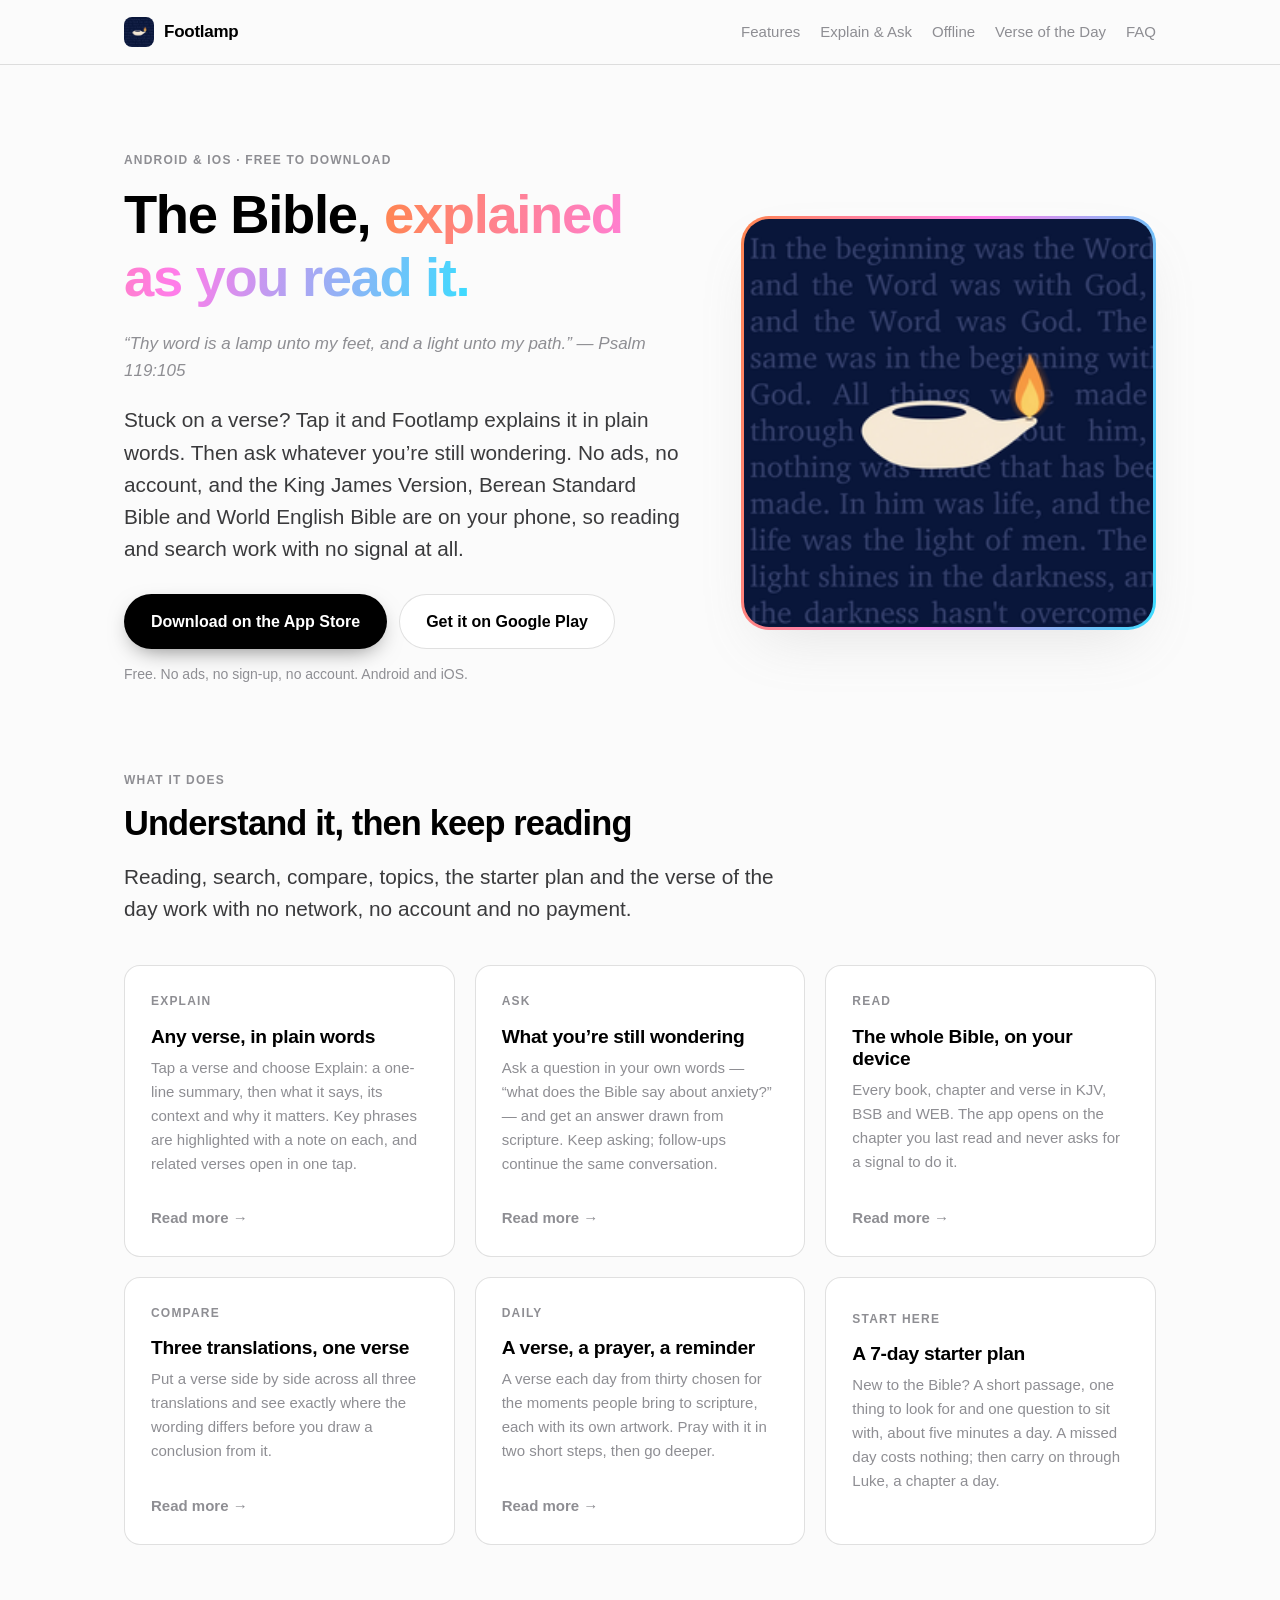
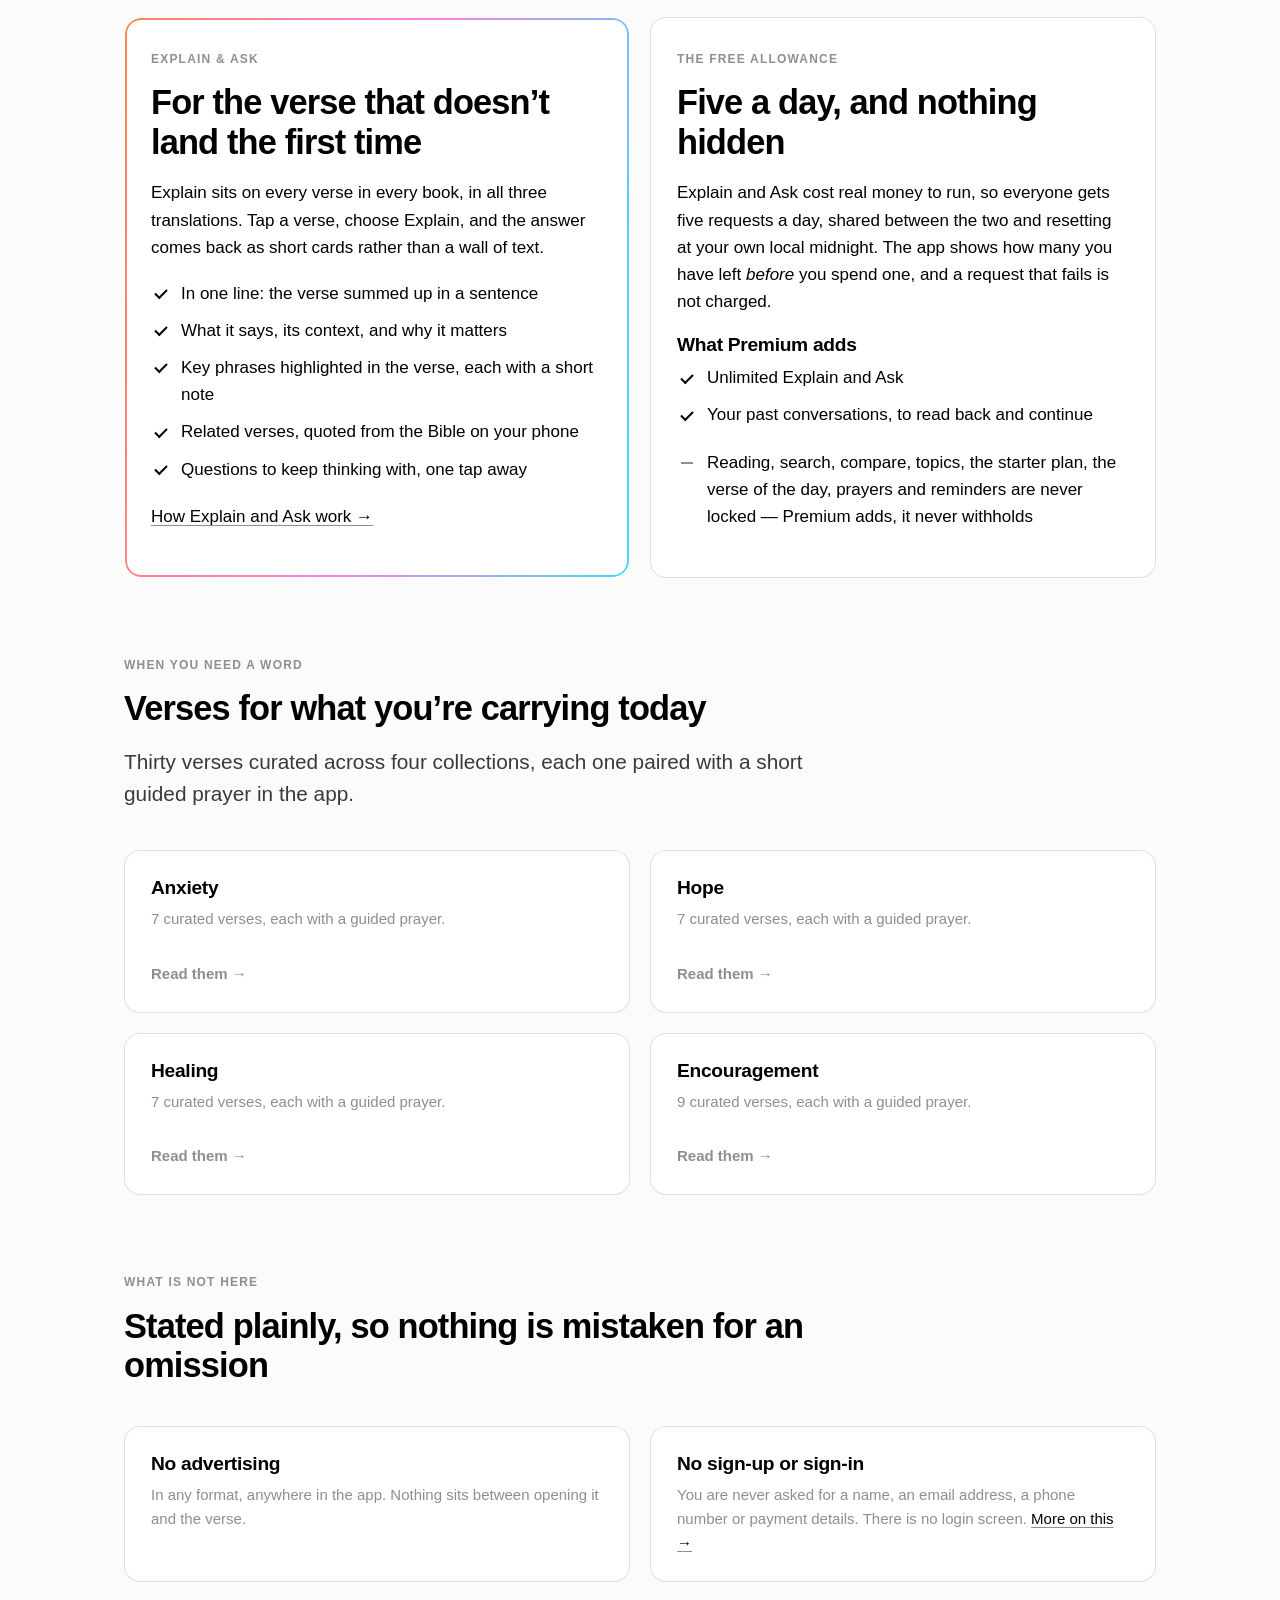
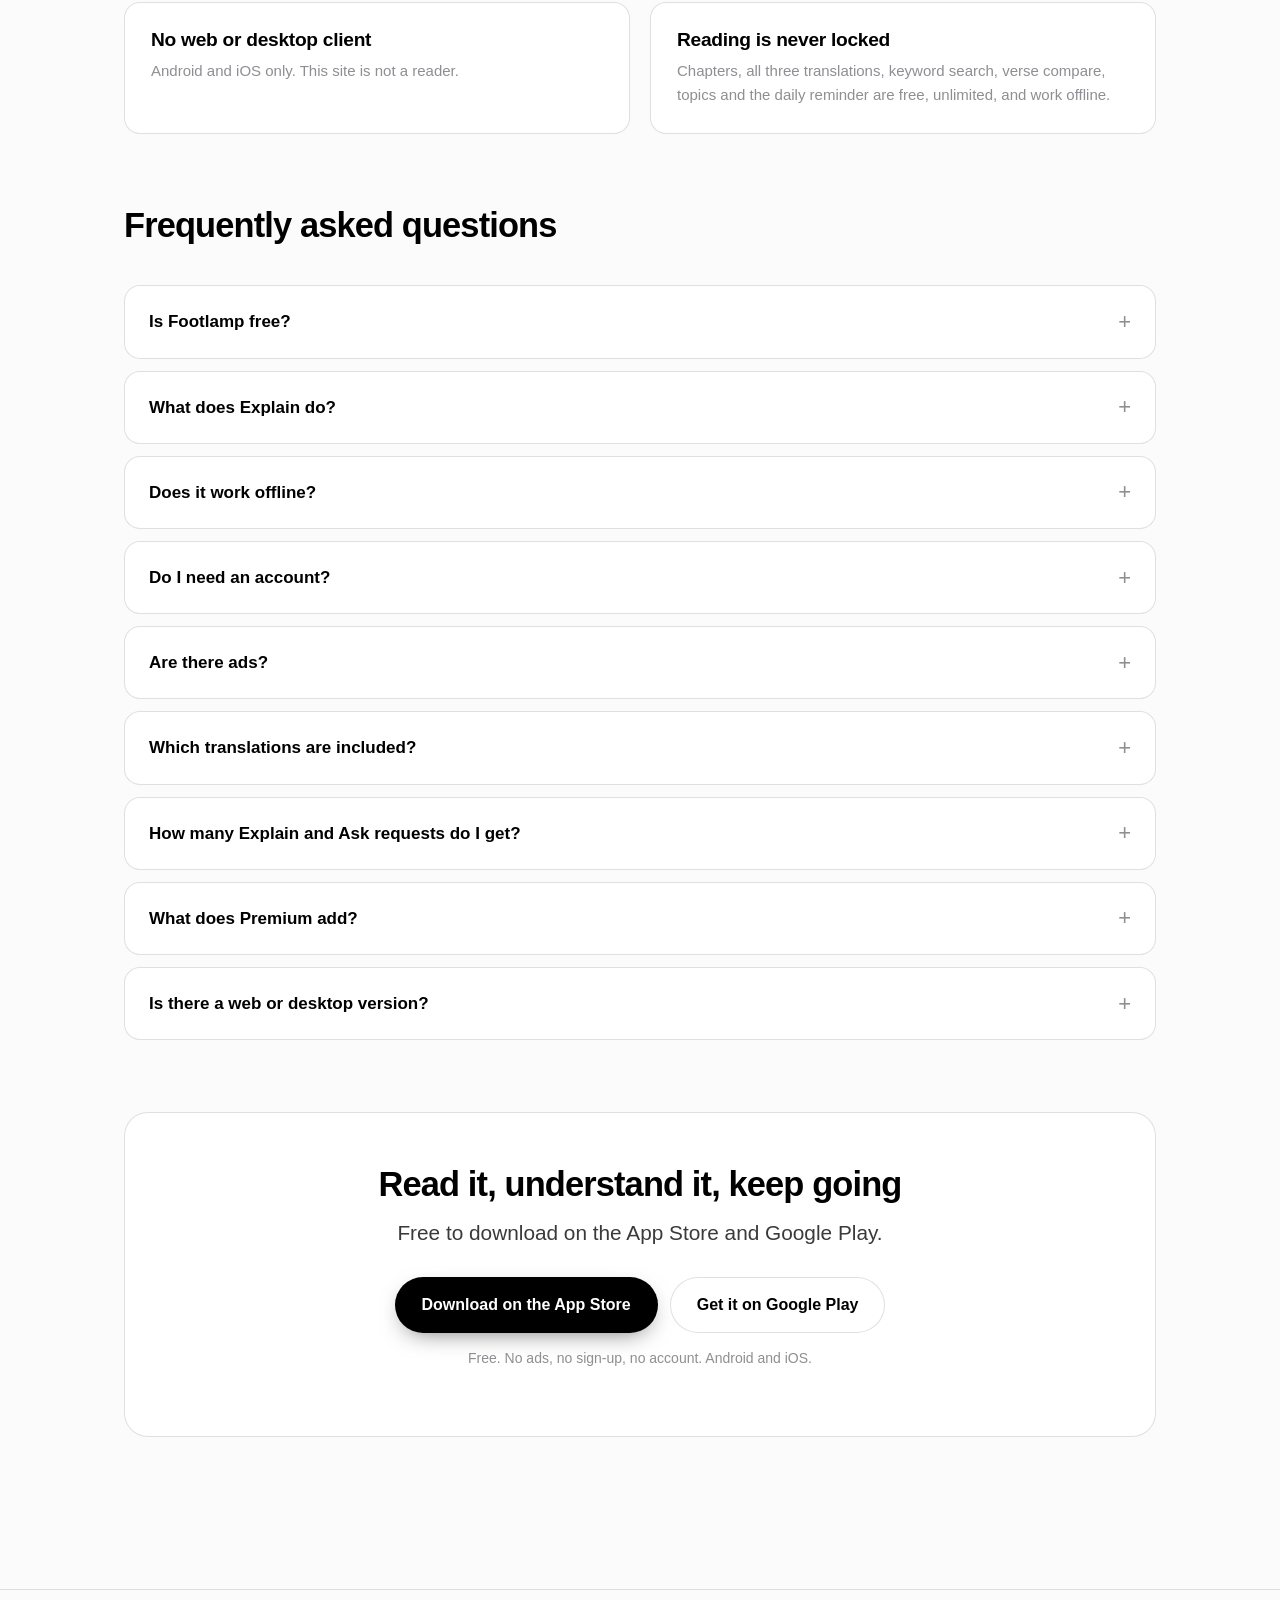
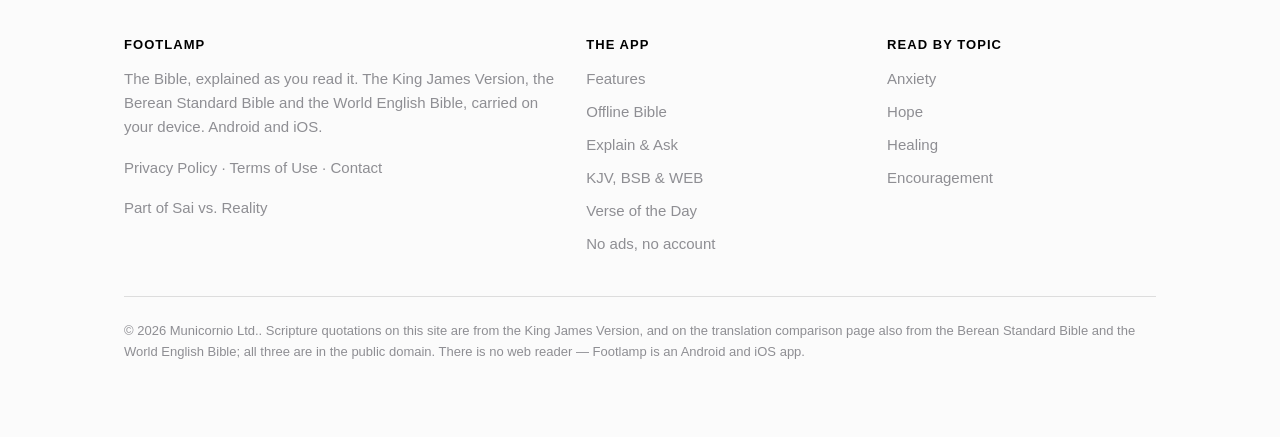
<file: index.html>
<!doctype html>
<html lang="en">
<head>
<meta charset="utf-8">
<meta name="viewport" content="width=device-width, initial-scale=1">
<title>Footlamp: Explain Bible Verses - Free Offline Bible App</title>
<meta name="description" content="Tap any Bible verse and Footlamp explains it in plain words, then answers your questions. KJV, BSB and WEB offline on iOS and Android. No ads, no account.">
<link rel="canonical" href="https://saivsreality.com/products/footlamp/">
<meta name="theme-color" content="#FBFBFB">
<meta name="color-scheme" content="light">
<meta name="robots" content="index, follow, max-image-preview:large, max-snippet:-1">
<meta name="author" content="Municornio Ltd.">

<meta property="og:type" content="website">
<meta property="og:site_name" content="Footlamp">
<meta property="og:title" content="Footlamp: Explain Bible Verses - Free Offline Bible App">
<meta property="og:description" content="Tap any Bible verse and Footlamp explains it in plain words, then answers your questions. KJV, BSB and WEB offline on iOS and Android. No ads, no account.">
<meta property="og:url" content="https://saivsreality.com/products/footlamp/">
<meta property="og:locale" content="en_CA">
<meta property="og:image" content="https://saivsreality.com/products/footlamp/assets/img/og-image.png">
<meta property="og:image:width" content="1200">
<meta property="og:image:height" content="630">
<meta property="og:image:alt" content="Footlamp app icon">

<meta name="twitter:card" content="summary_large_image">
<meta name="twitter:title" content="Footlamp: Explain Bible Verses - Free Offline Bible App">
<meta name="twitter:description" content="Tap any Bible verse and Footlamp explains it in plain words, then answers your questions. KJV, BSB and WEB offline on iOS and Android. No ads, no account.">
<meta name="twitter:image" content="https://saivsreality.com/products/footlamp/assets/img/og-image.png">

<link rel="icon" href="assets/img/favicon-32.png" sizes="32x32" type="image/png">
<link rel="apple-touch-icon" href="assets/img/icon-180.png">
<link rel="stylesheet" href="assets/css/site.css">

<script type="application/ld+json">{"@context":"https://schema.org","@graph":[{"@type":"Organization","@id":"https://saivsreality.com/products/footlamp/#publisher","name":"Municornio Ltd.","url":"https://saivsreality.com/products/footlamp/","email":"unicornio.macau@gmail.com","logo":"https://saivsreality.com/products/footlamp/assets/img/app-logo.png"},{"@type":"WebSite","@id":"https://saivsreality.com/products/footlamp/#website","name":"Footlamp","url":"https://saivsreality.com/products/footlamp/","inLanguage":"en","publisher":{"@id":"https://saivsreality.com/products/footlamp/#publisher"}},{"@type":"MobileApplication","@id":"https://saivsreality.com/products/footlamp/#app","name":"Footlamp: Explain Bible Verses","alternateName":"Footlamp","applicationCategory":"BooksApplication","operatingSystem":"iOS, Android","url":"https://saivsreality.com/products/footlamp/","image":"https://saivsreality.com/products/footlamp/assets/img/app-logo.png","description":"A Bible app for iOS and Android that explains any verse in plain words and answers your questions. The King James Version, Berean Standard Bible and World English Bible are on the device, so reading and search work offline. No ads and no account.","publisher":{"@id":"https://saivsreality.com/products/footlamp/#publisher"},"installUrl":["https://apps.apple.com/app/id6504839289","https://play.google.com/store/apps/details?id=com.municornio.biblereader"],"featureList":["Explain any verse: a one-line summary, what it says, its context and why it matters","Key phrases highlighted in the verse, related verses and follow-up questions","Ask a question in your own words and keep the conversation going","Full KJV, BSB and WEB text bundled on the device","Works offline for reading, search, compare, topics and the verse of the day","Compare a verse side by side across all three translations","On-device keyword search across the whole Bible","A 7-day starter plan for people new to the Bible","Verse of the day with a two-step prayer","Topic collections for anxiety, hope, healing and encouragement","Daily reminder notification","No advertising and no account"],"offers":{"@type":"Offer","price":"0","priceCurrency":"USD","description":"Free to download. Reading, search, compare, topics, the starter plan, the verse of the day, prayers and reminders are never locked. Everyone gets 5 Explain or Ask requests a day; an optional Premium subscription makes them unlimited and keeps past conversations."}},{"@type":"FAQPage","mainEntity":[{"@type":"Question","name":"Is Footlamp free?","acceptedAnswer":{"@type":"Answer","text":"Yes. The app is free to download, and reading is never locked. Every book and chapter in KJV, BSB and WEB, keyword search, verse compare, the topic collections, the 7-day starter plan, the verse of the day, prayers and the daily reminder are free and unlimited. Everyone also gets 5 Explain or Ask requests a day; an optional Premium subscription makes them unlimited and keeps your past conversations."}},{"@type":"Question","name":"What does Explain do?","acceptedAnswer":{"@type":"Answer","text":"Tap any verse and choose Explain. You get a one-line summary, then what the verse says, its context and why it matters, in plain words. Key phrases are highlighted in the verse with a short note on each, related verses open in one tap, and a few follow-up questions are there if you want to keep going."}},{"@type":"Question","name":"Does it work offline?","acceptedAnswer":{"@type":"Answer","text":"Reading, search, compare, topics, the starter plan and the verse of the day work with no network at all &mdash; the full text of all three translations is carried on your device. Explain, Ask and prayers for a verse are generated, so they need a connection."}},{"@type":"Question","name":"Do I need an account?","acceptedAnswer":{"@type":"Answer","text":"No. There is no sign-up, no email address and no password. An anonymous identity is created silently on first launch so that Explain, Ask and your conversations work, and that is the whole of it."}},{"@type":"Question","name":"Are there ads?","acceptedAnswer":{"@type":"Answer","text":"None, in any format, anywhere in the app."}},{"@type":"Question","name":"Which translations are included?","acceptedAnswer":{"@type":"Answer","text":"The King James Version, the Berean Standard Bible and the World English Bible, all bundled on the device. You can switch between them without losing your place, and compare a verse across all three side by side."}},{"@type":"Question","name":"How many Explain and Ask requests do I get?","acceptedAnswer":{"@type":"Answer","text":"Five a day on the free app, shared between Explain and Ask and resetting at your own local midnight. The app shows how many you have left before you spend one, and a request that fails on a bad connection is not charged against the allowance."}},{"@type":"Question","name":"What does Premium add?","acceptedAnswer":{"@type":"Answer","text":"Two things: Explain and Ask become unlimited, and your past conversations are kept so you can read them back and continue them. It is bought through your existing App Store or Google Play account and can be cancelled from your own store settings at any time."}},{"@type":"Question","name":"Is there a web or desktop version?","acceptedAnswer":{"@type":"Answer","text":"No. Footlamp is an Android and iOS app. This site describes it; the reading happens in the app."}}]}]}</script>
</head>
<body>
<a class="skip-link" href="#main">Skip to content</a>
<header class="site-header">
  <div class="wrap">
    <a class="brand" href="">
      <img src="assets/img/app-logo.png" width="30" height="30" alt="" loading="eager" decoding="async">
      <span>Footlamp</span>
    </a>
    <nav class="site-nav" aria-label="Primary">
      <a href="#features">Features</a><a href="ai-bible-study-assistant/">Explain &amp; Ask</a><a href="offline-bible-app/">Offline</a><a href="verse-of-the-day/">Verse of the Day</a><a href="#faq">FAQ</a>
    </nav>
  </div>
</header>
<main id="main">

<section class="hero">
  <div class="wrap hero-grid">
    <div>
      <span class="eyebrow">Android &amp; iOS &middot; Free to download</span>
      <h1>The Bible, <span class="ai-text">explained as you read it.</span></h1>
      <p class="verse-line">&ldquo;Thy word is a lamp unto my feet, and a light unto my path.&rdquo; &mdash; Psalm 119:105</p>
      <p class="lead">Stuck on a verse? Tap it and Footlamp explains it in plain words.
      Then ask whatever you&rsquo;re still wondering. No ads, no account, and the King
      James Version, Berean Standard Bible and World English Bible are on your phone, so
      reading and search work with no signal at all.</p>
      <div class="cta-row ">
  <a class="btn btn-primary" href="https://apps.apple.com/app/id6504839289">Download on the App&nbsp;Store</a>
  <a class="btn btn-secondary" href="https://play.google.com/store/apps/details?id=com.municornio.biblereader">Get it on Google&nbsp;Play</a>
</div>
<p class="small muted">Free. No ads, no sign-up, no account. Android and iOS.</p>
    </div>
    <div class="hero-art">
      <img src="assets/img/app-logo.png" width="512" height="512"
           alt="The Footlamp app icon: a lit clay oil lamp over the opening verses of John."
           loading="eager" decoding="async" fetchpriority="high">
    </div>
  </div>
</section>

<section id="features" aria-labelledby="features-heading">
  <div class="wrap">
    <div class="section-head">
      <span class="eyebrow">What it does</span>
      <h2 id="features-heading">Understand it, then keep reading</h2>
      <p class="lead">Reading, search, compare, topics, the starter plan and the verse of
      the day work with no network, no account and no payment.</p>
    </div>
    <div class="grid grid-3"><a class="card" href="ai-bible-study-assistant/"><span class="eyebrow">Explain</span><h3>Any verse, in plain words</h3><p class="muted">Tap a verse and choose Explain: a one-line summary, then what it says, its context and why it matters. Key phrases are highlighted with a note on each, and related verses open in one tap.</p><p class="more">Read more &rarr;</p></a><a class="card" href="ai-bible-study-assistant/"><span class="eyebrow">Ask</span><h3>What you&rsquo;re still wondering</h3><p class="muted">Ask a question in your own words &mdash; &ldquo;what does the Bible say about anxiety?&rdquo; &mdash; and get an answer drawn from scripture. Keep asking; follow-ups continue the same conversation.</p><p class="more">Read more &rarr;</p></a><a class="card" href="offline-bible-app/"><span class="eyebrow">Read</span><h3>The whole Bible, on your device</h3><p class="muted">Every book, chapter and verse in KJV, BSB and WEB. The app opens on the chapter you last read and never asks for a signal to do it.</p><p class="more">Read more &rarr;</p></a><a class="card" href="compare-bible-translations/"><span class="eyebrow">Compare</span><h3>Three translations, one verse</h3><p class="muted">Put a verse side by side across all three translations and see exactly where the wording differs before you draw a conclusion from it.</p><p class="more">Read more &rarr;</p></a><a class="card" href="verse-of-the-day/"><span class="eyebrow">Daily</span><h3>A verse, a prayer, a reminder</h3><p class="muted">A verse each day from thirty chosen for the moments people bring to scripture, each with its own artwork. Pray with it in two short steps, then go deeper.</p><p class="more">Read more &rarr;</p></a><div class="card"><span class="eyebrow">Start here</span><h3>A 7-day starter plan</h3><p class="muted">New to the Bible? A short passage, one thing to look for and one question to sit with, about five minutes a day. A missed day costs nothing; then carry on through Luke, a chapter a day.</p></div></div>
  </div>
</section>

<section id="explain" aria-labelledby="ai-heading">
  <div class="wrap">
    <div class="grid grid-2">
      <div class="card card-ai">
        <span class="eyebrow">Explain &amp; Ask</span>
        <h2 id="ai-heading">For the verse that doesn&rsquo;t land the first time</h2>
        <p>Explain sits on every verse in every book, in all three translations. Tap a
        verse, choose Explain, and the answer comes back as short cards rather than a
        wall of text.</p>
        <ul class="ticks">
          <li>In one line: the verse summed up in a sentence</li>
          <li>What it says, its context, and why it matters</li>
          <li>Key phrases highlighted in the verse, each with a short note</li>
          <li>Related verses, quoted from the Bible on your phone</li>
          <li>Questions to keep thinking with, one tap away</li>
        </ul>
        <p><a href="ai-bible-study-assistant/">How Explain and Ask work &rarr;</a></p>
      </div>
      <div class="card">
        <span class="eyebrow">The free allowance</span>
        <h2>Five a day, and nothing hidden</h2>
        <p>Explain and Ask cost real money to run, so everyone gets five requests a day,
        shared between the two and resetting at your own local midnight. The app shows
        how many you have left <em>before</em> you spend one, and a request that fails is
        not charged.</p>
        <h3>What Premium adds</h3>
        <ul class="ticks">
          <li>Unlimited Explain and Ask</li>
          <li>Your past conversations, to read back and continue</li>
        </ul>
        <ul class="ticks crosses">
          <li>Reading, search, compare, topics, the starter plan, the verse of the day,
          prayers and reminders are never locked &mdash; Premium adds, it never
          withholds</li>
        </ul>
      </div>
    </div>
  </div>
</section>

<section id="topics" aria-labelledby="topics-heading">
  <div class="wrap">
    <div class="section-head">
      <span class="eyebrow">When you need a word</span>
      <h2 id="topics-heading">Verses for what you&rsquo;re carrying today</h2>
      <p class="lead">Thirty verses curated across four collections, each one paired
      with a short guided prayer in the app.</p>
    </div>
    <div class="grid grid-2"><a class="card" href="bible-verses-about-anxiety/"><h3>Anxiety</h3><p class="muted">7 curated verses, each with a guided prayer.</p><p class="more">Read them &rarr;</p></a><a class="card" href="bible-verses-about-hope/"><h3>Hope</h3><p class="muted">7 curated verses, each with a guided prayer.</p><p class="more">Read them &rarr;</p></a><a class="card" href="bible-verses-about-healing/"><h3>Healing</h3><p class="muted">7 curated verses, each with a guided prayer.</p><p class="more">Read them &rarr;</p></a><a class="card" href="bible-verses-about-encouragement/"><h3>Encouragement</h3><p class="muted">9 curated verses, each with a guided prayer.</p><p class="more">Read them &rarr;</p></a></div>
  </div>
</section>

<section id="privacy" aria-labelledby="privacy-heading">
  <div class="wrap">
    <div class="section-head">
      <span class="eyebrow">What is not here</span>
      <h2 id="privacy-heading">Stated plainly, so nothing is mistaken for an omission</h2>
    </div>
    <div class="grid grid-2">
      <div class="card">
        <h3>No advertising</h3>
        <p class="muted">In any format, anywhere in the app. Nothing sits between
        opening it and the verse.</p>
      </div>
      <div class="card">
        <h3>No sign-up or sign-in</h3>
        <p class="muted">You are never asked for a name, an email address, a phone
        number or payment details. There is no login screen.
        <a href="bible-app-without-ads/">More on this &rarr;</a></p>
      </div>
      <div class="card">
        <h3>No web or desktop client</h3>
        <p class="muted">Android and iOS only. This site is not a reader.</p>
      </div>
      <div class="card">
        <h3>Reading is never locked</h3>
        <p class="muted">Chapters, all three translations, keyword search, verse
        compare, topics and the daily reminder are free, unlimited, and work
        offline.</p>
      </div>
    </div>
  </div>
</section>

<section id="faq" aria-labelledby="faq-heading">
  <div class="wrap">
    <div class="section-head">
      <h2 id="faq-heading">Frequently asked questions</h2>
    </div>
    <div class="faq"><details class="faq-item"><summary>Is Footlamp free?</summary><p>Yes. The app is free to download, and reading is never locked. Every book and chapter in KJV, BSB and WEB, keyword search, verse compare, the topic collections, the 7-day starter plan, the verse of the day, prayers and the daily reminder are free and unlimited. Everyone also gets 5 Explain or Ask requests a day; an optional Premium subscription makes them unlimited and keeps your past conversations.</p></details><details class="faq-item"><summary>What does Explain do?</summary><p>Tap any verse and choose Explain. You get a one-line summary, then what the verse says, its context and why it matters, in plain words. Key phrases are highlighted in the verse with a short note on each, related verses open in one tap, and a few follow-up questions are there if you want to keep going.</p></details><details class="faq-item"><summary>Does it work offline?</summary><p>Reading, search, compare, topics, the starter plan and the verse of the day work with no network at all &mdash; the full text of all three translations is carried on your device. Explain, Ask and prayers for a verse are generated, so they need a connection.</p></details><details class="faq-item"><summary>Do I need an account?</summary><p>No. There is no sign-up, no email address and no password. An anonymous identity is created silently on first launch so that Explain, Ask and your conversations work, and that is the whole of it.</p></details><details class="faq-item"><summary>Are there ads?</summary><p>None, in any format, anywhere in the app.</p></details><details class="faq-item"><summary>Which translations are included?</summary><p>The King James Version, the Berean Standard Bible and the World English Bible, all bundled on the device. You can switch between them without losing your place, and compare a verse across all three side by side.</p></details><details class="faq-item"><summary>How many Explain and Ask requests do I get?</summary><p>Five a day on the free app, shared between Explain and Ask and resetting at your own local midnight. The app shows how many you have left before you spend one, and a request that fails on a bad connection is not charged against the allowance.</p></details><details class="faq-item"><summary>What does Premium add?</summary><p>Two things: Explain and Ask become unlimited, and your past conversations are kept so you can read them back and continue them. It is bought through your existing App Store or Google Play account and can be cancelled from your own store settings at any time.</p></details><details class="faq-item"><summary>Is there a web or desktop version?</summary><p>No. Footlamp is an Android and iOS app. This site describes it; the reading happens in the app.</p></details></div>
  </div>
</section>

<section aria-labelledby="cta-heading"><div class="wrap"><div class="band">
  <h2 id="cta-heading">Read it, understand it, keep going</h2>
  <p class="lead">Free to download on the App Store and Google Play.</p>
  <div class="cta-row ">
  <a class="btn btn-primary" href="https://apps.apple.com/app/id6504839289">Download on the App&nbsp;Store</a>
  <a class="btn btn-secondary" href="https://play.google.com/store/apps/details?id=com.municornio.biblereader">Get it on Google&nbsp;Play</a>
</div>
<p class="small muted">Free. No ads, no sign-up, no account. Android and iOS.</p>
</div></div></section>

</main>
<footer class="site-footer">
  <div class="wrap">
    <div class="footer-grid">
      <div>
        <h2>Footlamp</h2>
        <p>The Bible, explained as you read it. The King James Version, the Berean
        Standard Bible and the World English Bible, carried on your device. Android
        and iOS.</p>
        <p><a href="https://saivsreality.com/products/footlamp/privacy-policy.html">Privacy Policy</a> &middot;
           <a href="https://www.apple.com/legal/internet-services/itunes/dev/stdeula/">Terms of Use</a> &middot;
           <a href="mailto:unicornio.macau@gmail.com">Contact</a></p>
        <p>Part of <a href="https://mylesieong.github.io/">Sai vs. Reality</a></p>
      </div>
      <div><h2>The app</h2><ul><li><a href="#features">Features</a></li><li><a href="offline-bible-app/">Offline Bible</a></li><li><a href="ai-bible-study-assistant/">Explain &amp; Ask</a></li><li><a href="compare-bible-translations/">KJV, BSB &amp; WEB</a></li><li><a href="verse-of-the-day/">Verse of the Day</a></li><li><a href="bible-app-without-ads/">No ads, no account</a></li></ul></div><div><h2>Read by topic</h2><ul><li><a href="bible-verses-about-anxiety/">Anxiety</a></li><li><a href="bible-verses-about-hope/">Hope</a></li><li><a href="bible-verses-about-healing/">Healing</a></li><li><a href="bible-verses-about-encouragement/">Encouragement</a></li></ul></div>
    </div>
    <p class="colophon">&copy; 2026 Municornio Ltd.. Scripture quotations on this
    site are from the King James Version, and on the translation comparison page also from the
    Berean Standard Bible and the World English Bible; all three are in the public domain.
    There is no web reader &mdash; Footlamp is an Android and iOS app.</p>
  </div>
</footer>
</body>
</html>
</file>
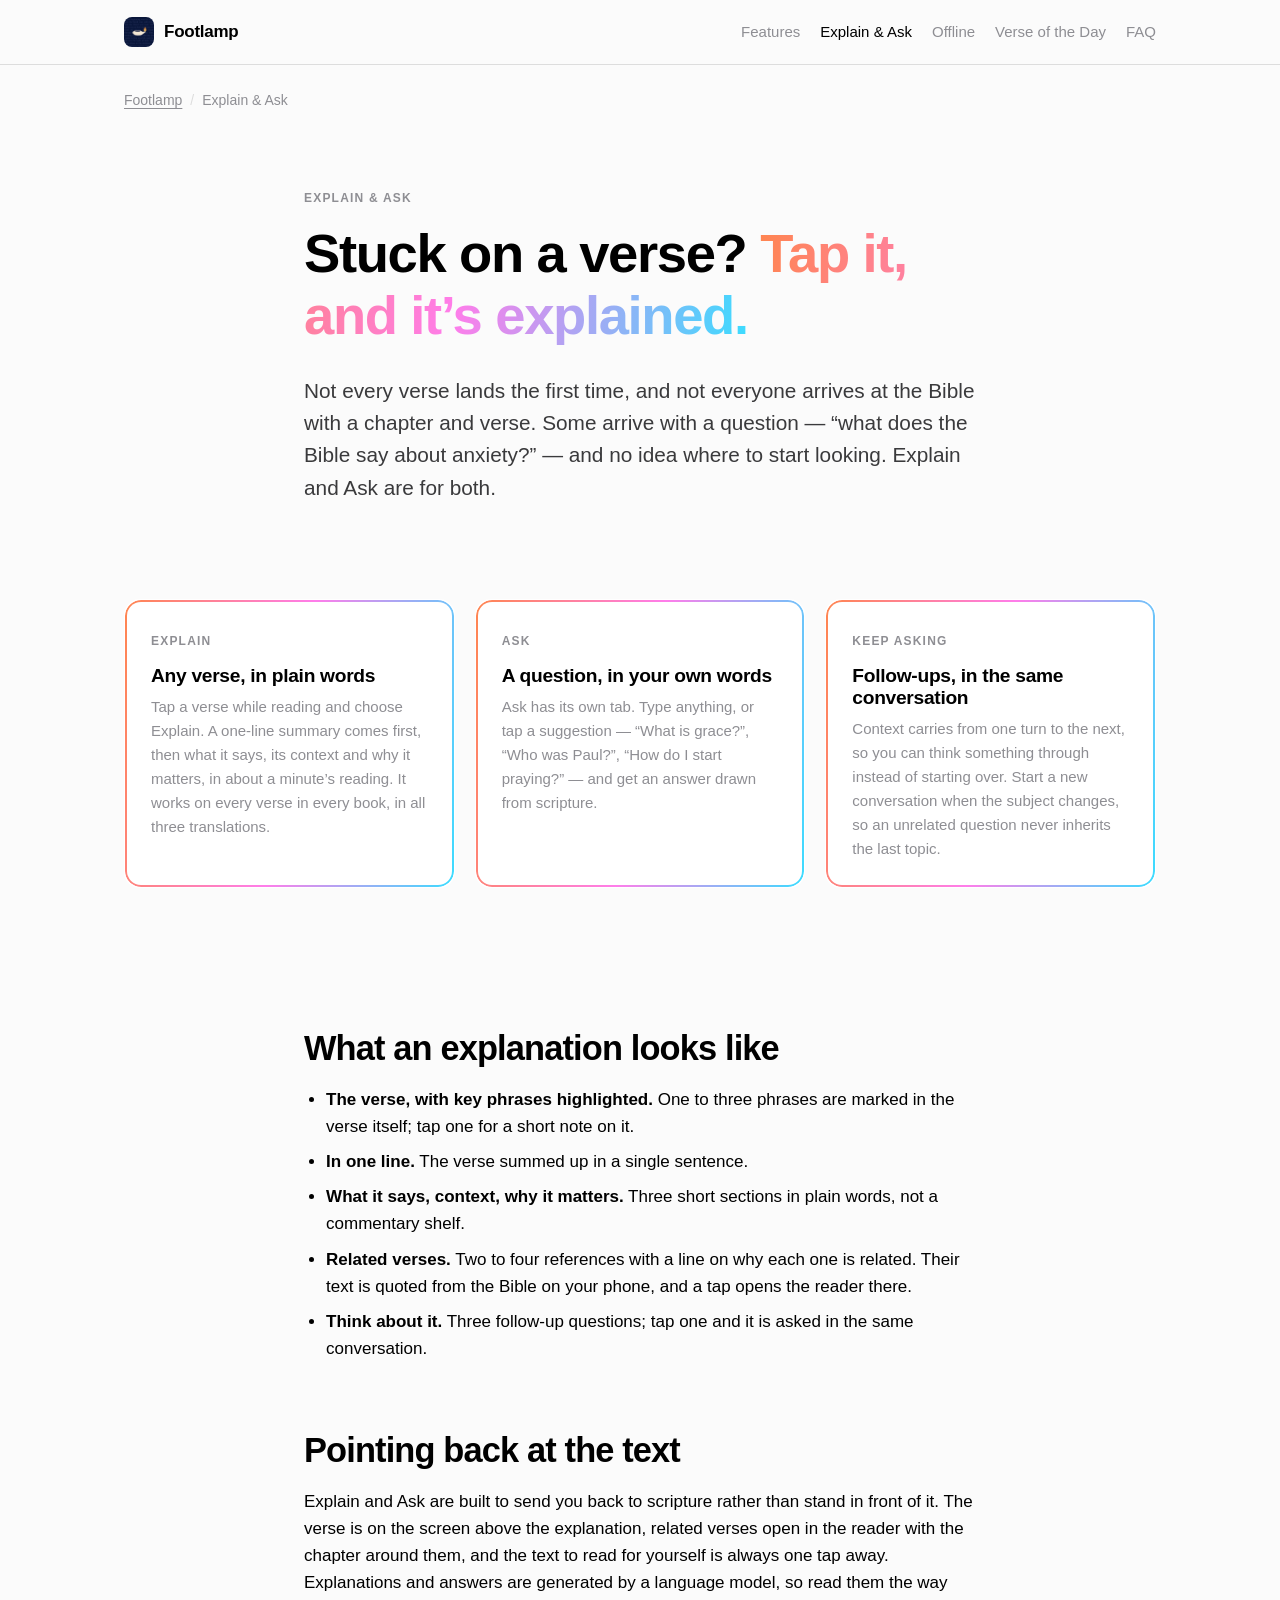
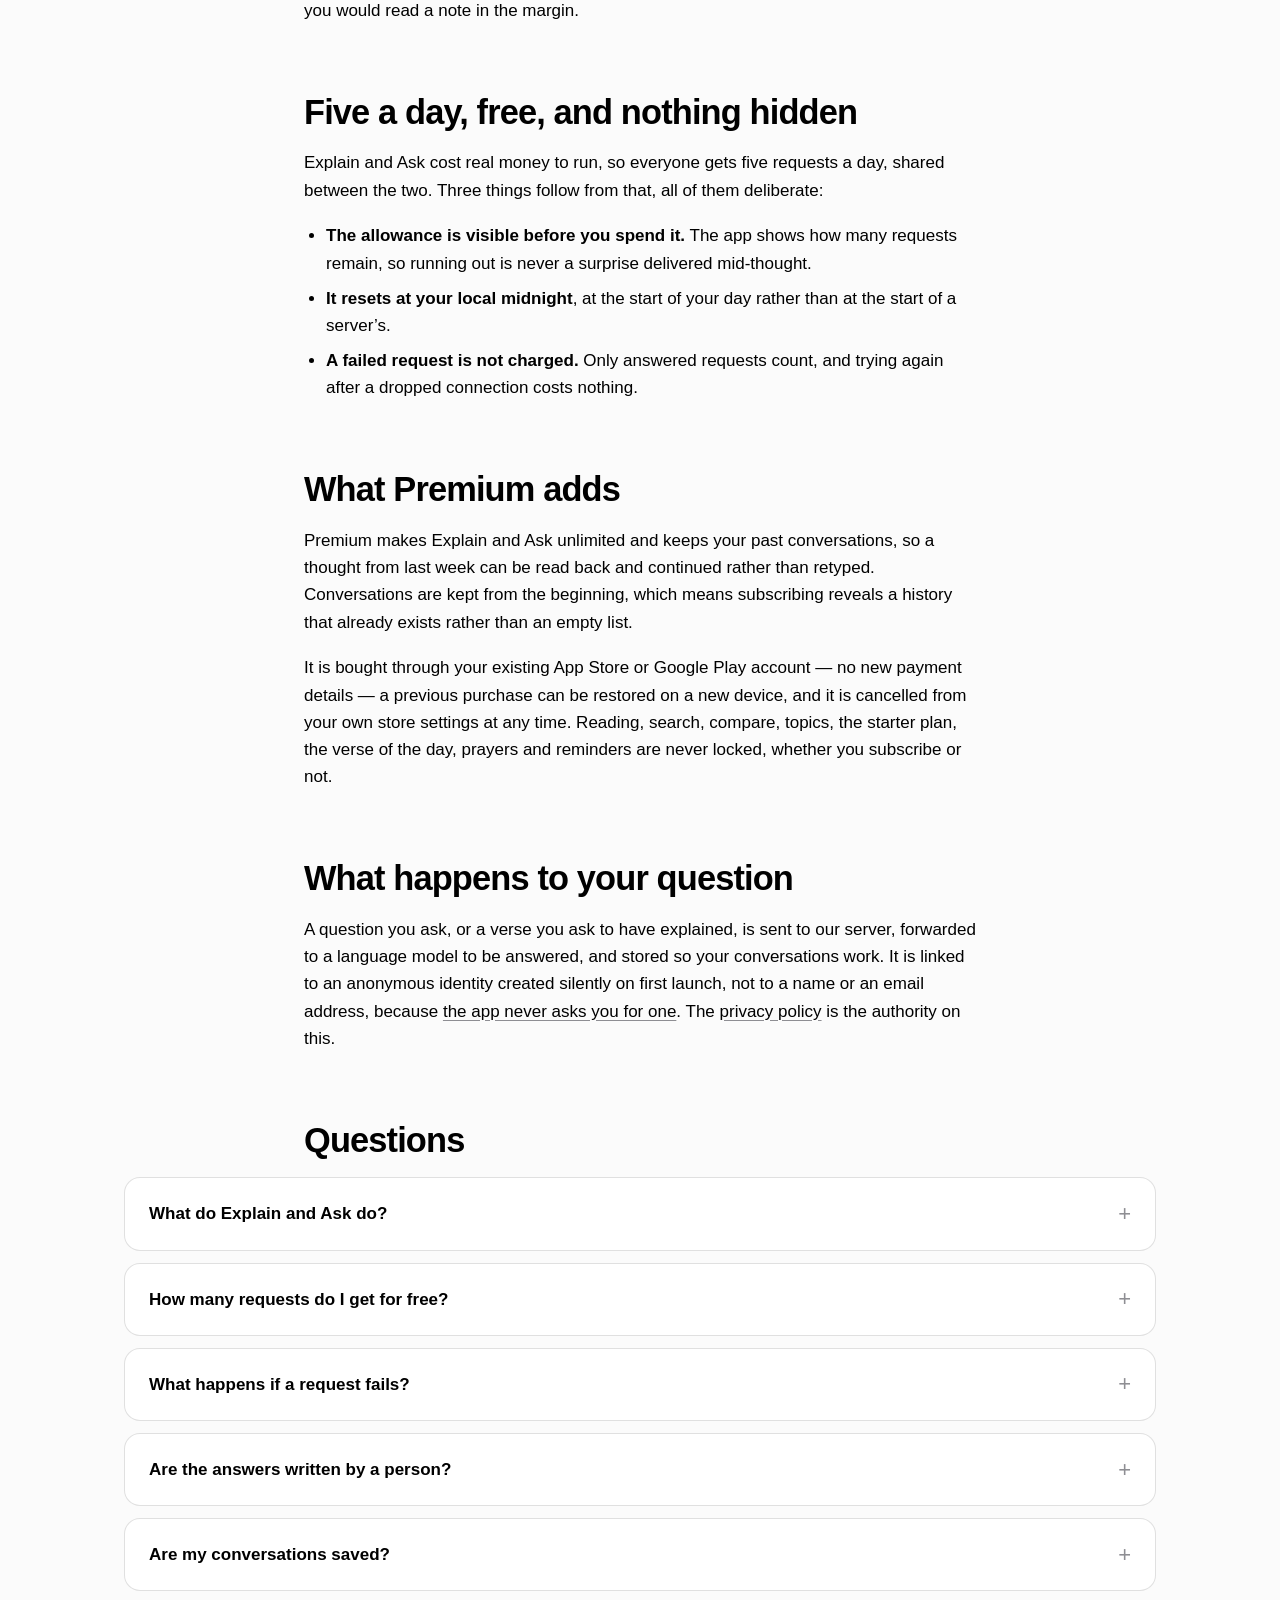
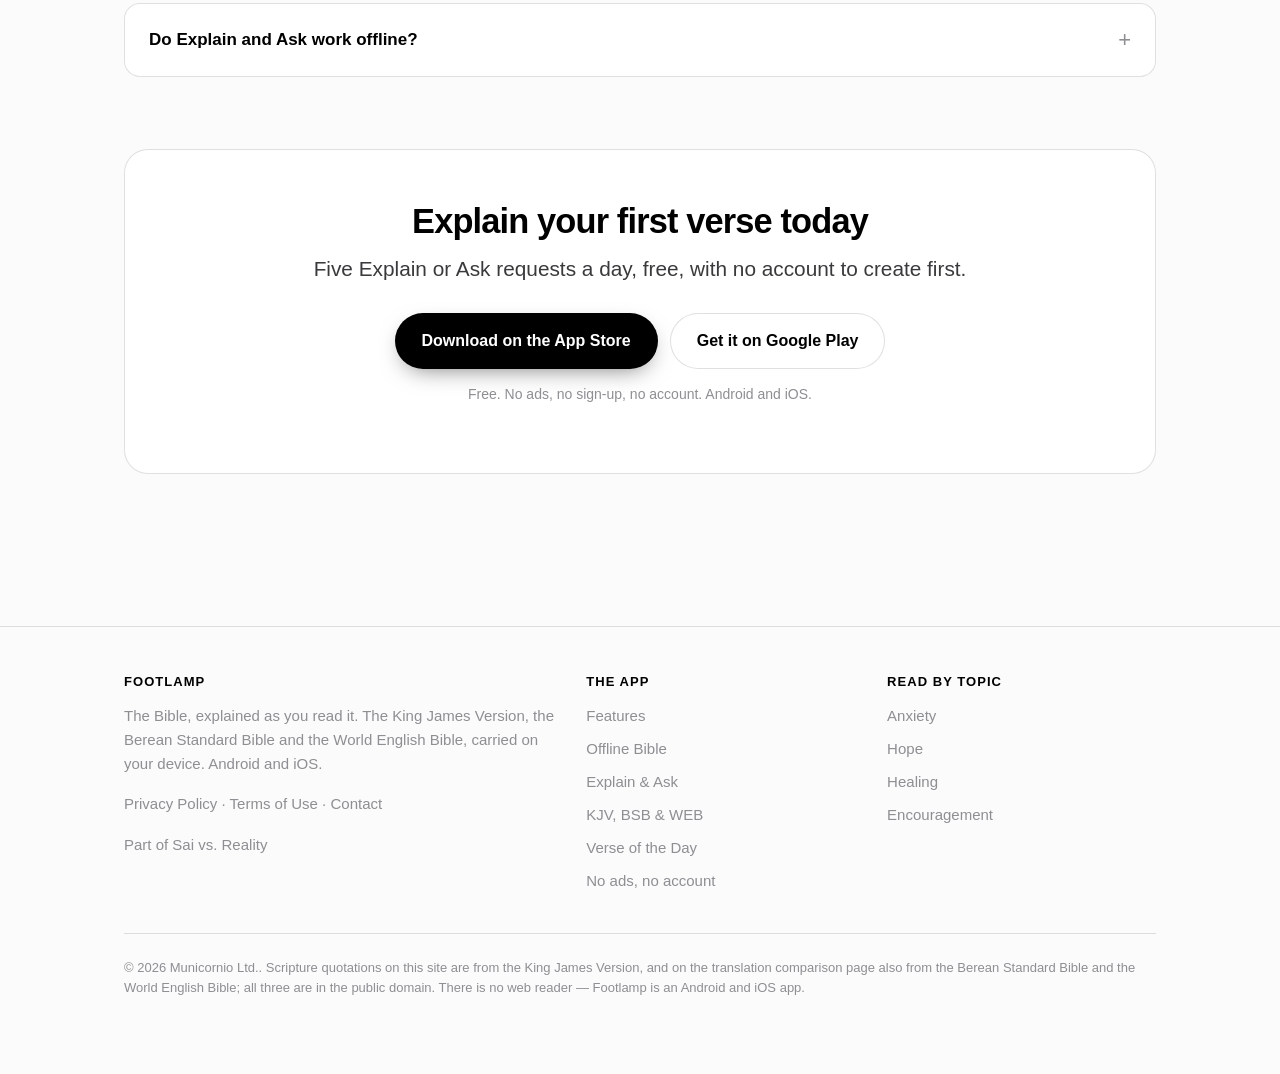
<file: ai-bible-study-assistant/index.html>
<!doctype html>
<html lang="en">
<head>
<meta charset="utf-8">
<meta name="viewport" content="width=device-width, initial-scale=1">
<title>Explain Any Bible Verse, Ask Any Question - Footlamp</title>
<meta name="description" content="Tap any Bible verse for a plain-words explanation, its context and why it matters, then ask your questions. Five a day free, on iOS and Android.">
<link rel="canonical" href="https://saivsreality.com/products/footlamp/ai-bible-study-assistant/">
<meta name="theme-color" content="#FBFBFB">
<meta name="color-scheme" content="light">
<meta name="robots" content="index, follow, max-image-preview:large, max-snippet:-1">
<meta name="author" content="Municornio Ltd.">

<meta property="og:type" content="article">
<meta property="og:site_name" content="Footlamp">
<meta property="og:title" content="Explain Any Bible Verse, Ask Any Question - Footlamp">
<meta property="og:description" content="Tap any Bible verse for a plain-words explanation, its context and why it matters, then ask your questions. Five a day free, on iOS and Android.">
<meta property="og:url" content="https://saivsreality.com/products/footlamp/ai-bible-study-assistant/">
<meta property="og:locale" content="en_CA">
<meta property="og:image" content="https://saivsreality.com/products/footlamp/assets/img/og-image.png">
<meta property="og:image:width" content="1200">
<meta property="og:image:height" content="630">
<meta property="og:image:alt" content="Footlamp app icon">

<meta name="twitter:card" content="summary_large_image">
<meta name="twitter:title" content="Explain Any Bible Verse, Ask Any Question - Footlamp">
<meta name="twitter:description" content="Tap any Bible verse for a plain-words explanation, its context and why it matters, then ask your questions. Five a day free, on iOS and Android.">
<meta name="twitter:image" content="https://saivsreality.com/products/footlamp/assets/img/og-image.png">

<link rel="icon" href="../assets/img/favicon-32.png" sizes="32x32" type="image/png">
<link rel="apple-touch-icon" href="../assets/img/icon-180.png">
<link rel="stylesheet" href="../assets/css/site.css">

<script type="application/ld+json">{"@context":"https://schema.org","@graph":[{"@type":"Organization","@id":"https://saivsreality.com/products/footlamp/#publisher","name":"Municornio Ltd.","url":"https://saivsreality.com/products/footlamp/","email":"unicornio.macau@gmail.com","logo":"https://saivsreality.com/products/footlamp/assets/img/app-logo.png"},{"@type":"WebSite","@id":"https://saivsreality.com/products/footlamp/#website","name":"Footlamp","url":"https://saivsreality.com/products/footlamp/","inLanguage":"en","publisher":{"@id":"https://saivsreality.com/products/footlamp/#publisher"}},{"@type":"MobileApplication","@id":"https://saivsreality.com/products/footlamp/#app","name":"Footlamp: Explain Bible Verses","alternateName":"Footlamp","applicationCategory":"BooksApplication","operatingSystem":"iOS, Android","url":"https://saivsreality.com/products/footlamp/","image":"https://saivsreality.com/products/footlamp/assets/img/app-logo.png","description":"A Bible app for iOS and Android that explains any verse in plain words and answers your questions. The King James Version, Berean Standard Bible and World English Bible are on the device, so reading and search work offline. No ads and no account.","publisher":{"@id":"https://saivsreality.com/products/footlamp/#publisher"},"installUrl":["https://apps.apple.com/app/id6504839289","https://play.google.com/store/apps/details?id=com.municornio.biblereader"],"featureList":["Explain any verse: a one-line summary, what it says, its context and why it matters","Key phrases highlighted in the verse, related verses and follow-up questions","Ask a question in your own words and keep the conversation going","Full KJV, BSB and WEB text bundled on the device","Works offline for reading, search, compare, topics and the verse of the day","Compare a verse side by side across all three translations","On-device keyword search across the whole Bible","A 7-day starter plan for people new to the Bible","Verse of the day with a two-step prayer","Topic collections for anxiety, hope, healing and encouragement","Daily reminder notification","No advertising and no account"],"offers":{"@type":"Offer","price":"0","priceCurrency":"USD","description":"Free to download. Reading, search, compare, topics, the starter plan, the verse of the day, prayers and reminders are never locked. Everyone gets 5 Explain or Ask requests a day; an optional Premium subscription makes them unlimited and keeps past conversations."}},{"@type":"BreadcrumbList","itemListElement":[{"@type":"ListItem","position":1,"name":"Footlamp","item":"https://saivsreality.com/products/footlamp/"},{"@type":"ListItem","position":2,"name":"Explain & Ask","item":"https://saivsreality.com/products/footlamp/ai-bible-study-assistant/"}]},{"@type":"FAQPage","mainEntity":[{"@type":"Question","name":"What do Explain and Ask do?","acceptedAnswer":{"@type":"Answer","text":"Explain works on a single verse: tap it while reading and get a one-line summary, what it says, its context and why it matters, with key phrases highlighted, related verses and follow-up questions. Ask takes a question in your own words and answers it from scripture, and you can keep asking in the same conversation."}},{"@type":"Question","name":"How many requests do I get for free?","acceptedAnswer":{"@type":"Answer","text":"Five a day, shared between Explain and Ask and resetting at your own local midnight. The app shows how many are left before you spend one."}},{"@type":"Question","name":"What happens if a request fails?","acceptedAnswer":{"@type":"Answer","text":"Nothing is charged. Only answered requests count against the allowance, so trying again after a dropped connection costs nothing."}},{"@type":"Question","name":"Are the answers written by a person?","acceptedAnswer":{"@type":"Answer","text":"No. Explanations and answers are generated by a language model. The verse text and the related verses you see are quoted from the Bible on your phone, so the scripture itself is always one tap away to read for yourself."}},{"@type":"Question","name":"Are my conversations saved?","acceptedAnswer":{"@type":"Answer","text":"Yes, they are kept from the start &mdash; so subscribing reveals a history that already exists rather than an empty list. Reading back and continuing a past conversation is a Premium feature."}},{"@type":"Question","name":"Do Explain and Ask work offline?","acceptedAnswer":{"@type":"Answer","text":"No. They are generated, so they need a connection. Everything else &mdash; reading, search, compare, topics, the starter plan and the verse of the day &mdash; works with no network at all."}}]}]}</script>
</head>
<body>
<a class="skip-link" href="#main">Skip to content</a>
<header class="site-header">
  <div class="wrap">
    <a class="brand" href="../">
      <img src="../assets/img/app-logo.png" width="30" height="30" alt="" loading="eager" decoding="async">
      <span>Footlamp</span>
    </a>
    <nav class="site-nav" aria-label="Primary">
      <a href="../#features">Features</a><a href="../ai-bible-study-assistant/" aria-current="page">Explain &amp; Ask</a><a href="../offline-bible-app/">Offline</a><a href="../verse-of-the-day/">Verse of the Day</a><a href="../#faq">FAQ</a>
    </nav>
  </div>
</header>
<main id="main">

<nav class="crumbs" aria-label="Breadcrumb"><div class="wrap"><ol>
  <li><a href="../">Footlamp</a></li>
  <li aria-current="page">Explain &amp; Ask</li>
</ol></div></nav>
<section>
  <div class="wrap prose">
    <span class="eyebrow">Explain &amp; Ask</span>
    <h1>Stuck on a verse? <span class="ai-text">Tap it, and it&rsquo;s explained.</span></h1>
    <p class="lead">Not every verse lands the first time, and not everyone arrives at the
    Bible with a chapter and verse. Some arrive with a question &mdash; &ldquo;what does
    the Bible say about anxiety?&rdquo; &mdash; and no idea where to start looking.
    Explain and Ask are for both.</p>
  </div>
</section>

<section>
  <div class="wrap">
    <div class="grid grid-3">
      <div class="card card-ai">
        <span class="eyebrow">Explain</span>
        <h3>Any verse, in plain words</h3>
        <p class="muted">Tap a verse while reading and choose Explain. A one-line
        summary comes first, then what it says, its context and why it matters, in about
        a minute&rsquo;s reading. It works on every verse in every book, in all three
        translations.</p>
      </div>
      <div class="card card-ai">
        <span class="eyebrow">Ask</span>
        <h3>A question, in your own words</h3>
        <p class="muted">Ask has its own tab. Type anything, or tap a suggestion
        &mdash; &ldquo;What is grace?&rdquo;, &ldquo;Who was Paul?&rdquo;, &ldquo;How do I
        start praying?&rdquo; &mdash; and get an answer drawn from scripture.</p>
      </div>
      <div class="card card-ai">
        <span class="eyebrow">Keep asking</span>
        <h3>Follow-ups, in the same conversation</h3>
        <p class="muted">Context carries from one turn to the next, so you can think
        something through instead of starting over. Start a new conversation when the
        subject changes, so an unrelated question never inherits the last topic.</p>
      </div>
    </div>
  </div>
</section>

<section>
  <div class="wrap prose">
    <h2>What an explanation looks like</h2>
    <ul>
      <li><strong>The verse, with key phrases highlighted.</strong> One to three phrases
      are marked in the verse itself; tap one for a short note on it.</li>
      <li><strong>In one line.</strong> The verse summed up in a single sentence.</li>
      <li><strong>What it says, context, why it matters.</strong> Three short sections in
      plain words, not a commentary shelf.</li>
      <li><strong>Related verses.</strong> Two to four references with a line on why each
      one is related. Their text is quoted from the Bible on your phone, and a tap opens
      the reader there.</li>
      <li><strong>Think about it.</strong> Three follow-up questions; tap one and it is
      asked in the same conversation.</li>
    </ul>
    <h2>Pointing back at the text</h2>
    <p>Explain and Ask are built to send you back to scripture rather than stand in
    front of it. The verse is on the screen above the explanation, related verses open in
    the reader with the chapter around them, and the text to read for yourself is always
    one tap away. Explanations and answers are generated by a language model, so read
    them the way you would read a note in the margin.</p>
    <h2>Five a day, free, and nothing hidden</h2>
    <p>Explain and Ask cost real money to run, so everyone gets five requests a day,
    shared between the two. Three things follow from that, all of them deliberate:</p>
    <ul>
      <li><strong>The allowance is visible before you spend it.</strong> The app shows
      how many requests remain, so running out is never a surprise delivered
      mid-thought.</li>
      <li><strong>It resets at your local midnight</strong>, at the start of your day
      rather than at the start of a server&rsquo;s.</li>
      <li><strong>A failed request is not charged.</strong> Only answered requests count,
      and trying again after a dropped connection costs nothing.</li>
    </ul>
    <h2>What Premium adds</h2>
    <p>Premium makes Explain and Ask unlimited and keeps your past conversations, so a
    thought from last week can be read back and continued rather than retyped.
    Conversations are kept from the beginning, which means subscribing reveals a history
    that already exists rather than an empty list.</p>
    <p>It is bought through your existing App Store or Google Play account &mdash; no new
    payment details &mdash; a previous purchase can be restored on a new device, and it is
    cancelled from your own store settings at any time. Reading, search, compare, topics,
    the starter plan, the verse of the day, prayers and reminders are never locked,
    whether you subscribe or not.</p>
    <h2>What happens to your question</h2>
    <p>A question you ask, or a verse you ask to have explained, is sent to our server,
    forwarded to a language model to be answered, and stored so your conversations work.
    It is linked to an anonymous identity created silently on first launch, not to a name
    or an email address, because <a href="../bible-app-without-ads/">the app never asks
    you for one</a>. The <a href="https://saivsreality.com/products/footlamp/privacy-policy.html">privacy policy</a> is the authority on
    this.</p>
    <h2>Questions</h2>
  </div>
  <div class="wrap"><div class="faq"><details class="faq-item"><summary>What do Explain and Ask do?</summary><p>Explain works on a single verse: tap it while reading and get a one-line summary, what it says, its context and why it matters, with key phrases highlighted, related verses and follow-up questions. Ask takes a question in your own words and answers it from scripture, and you can keep asking in the same conversation.</p></details><details class="faq-item"><summary>How many requests do I get for free?</summary><p>Five a day, shared between Explain and Ask and resetting at your own local midnight. The app shows how many are left before you spend one.</p></details><details class="faq-item"><summary>What happens if a request fails?</summary><p>Nothing is charged. Only answered requests count against the allowance, so trying again after a dropped connection costs nothing.</p></details><details class="faq-item"><summary>Are the answers written by a person?</summary><p>No. Explanations and answers are generated by a language model. The verse text and the related verses you see are quoted from the Bible on your phone, so the scripture itself is always one tap away to read for yourself.</p></details><details class="faq-item"><summary>Are my conversations saved?</summary><p>Yes, they are kept from the start &mdash; so subscribing reveals a history that already exists rather than an empty list. Reading back and continuing a past conversation is a Premium feature.</p></details><details class="faq-item"><summary>Do Explain and Ask work offline?</summary><p>No. They are generated, so they need a connection. Everything else &mdash; reading, search, compare, topics, the starter plan and the verse of the day &mdash; works with no network at all.</p></details></div></div>
</section>

<section aria-labelledby="cta-heading"><div class="wrap"><div class="band">
  <h2 id="cta-heading">Explain your first verse today</h2>
  <p class="lead">Five Explain or Ask requests a day, free, with no account to create first.</p>
  <div class="cta-row ">
  <a class="btn btn-primary" href="https://apps.apple.com/app/id6504839289">Download on the App&nbsp;Store</a>
  <a class="btn btn-secondary" href="https://play.google.com/store/apps/details?id=com.municornio.biblereader">Get it on Google&nbsp;Play</a>
</div>
<p class="small muted">Free. No ads, no sign-up, no account. Android and iOS.</p>
</div></div></section>

</main>
<footer class="site-footer">
  <div class="wrap">
    <div class="footer-grid">
      <div>
        <h2>Footlamp</h2>
        <p>The Bible, explained as you read it. The King James Version, the Berean
        Standard Bible and the World English Bible, carried on your device. Android
        and iOS.</p>
        <p><a href="https://saivsreality.com/products/footlamp/privacy-policy.html">Privacy Policy</a> &middot;
           <a href="https://www.apple.com/legal/internet-services/itunes/dev/stdeula/">Terms of Use</a> &middot;
           <a href="mailto:unicornio.macau@gmail.com">Contact</a></p>
        <p>Part of <a href="https://mylesieong.github.io/">Sai vs. Reality</a></p>
      </div>
      <div><h2>The app</h2><ul><li><a href="../#features">Features</a></li><li><a href="../offline-bible-app/">Offline Bible</a></li><li><a href="../ai-bible-study-assistant/">Explain &amp; Ask</a></li><li><a href="../compare-bible-translations/">KJV, BSB &amp; WEB</a></li><li><a href="../verse-of-the-day/">Verse of the Day</a></li><li><a href="../bible-app-without-ads/">No ads, no account</a></li></ul></div><div><h2>Read by topic</h2><ul><li><a href="../bible-verses-about-anxiety/">Anxiety</a></li><li><a href="../bible-verses-about-hope/">Hope</a></li><li><a href="../bible-verses-about-healing/">Healing</a></li><li><a href="../bible-verses-about-encouragement/">Encouragement</a></li></ul></div>
    </div>
    <p class="colophon">&copy; 2026 Municornio Ltd.. Scripture quotations on this
    site are from the King James Version, and on the translation comparison page also from the
    Berean Standard Bible and the World English Bible; all three are in the public domain.
    There is no web reader &mdash; Footlamp is an Android and iOS app.</p>
  </div>
</footer>
</body>
</html>
</file>
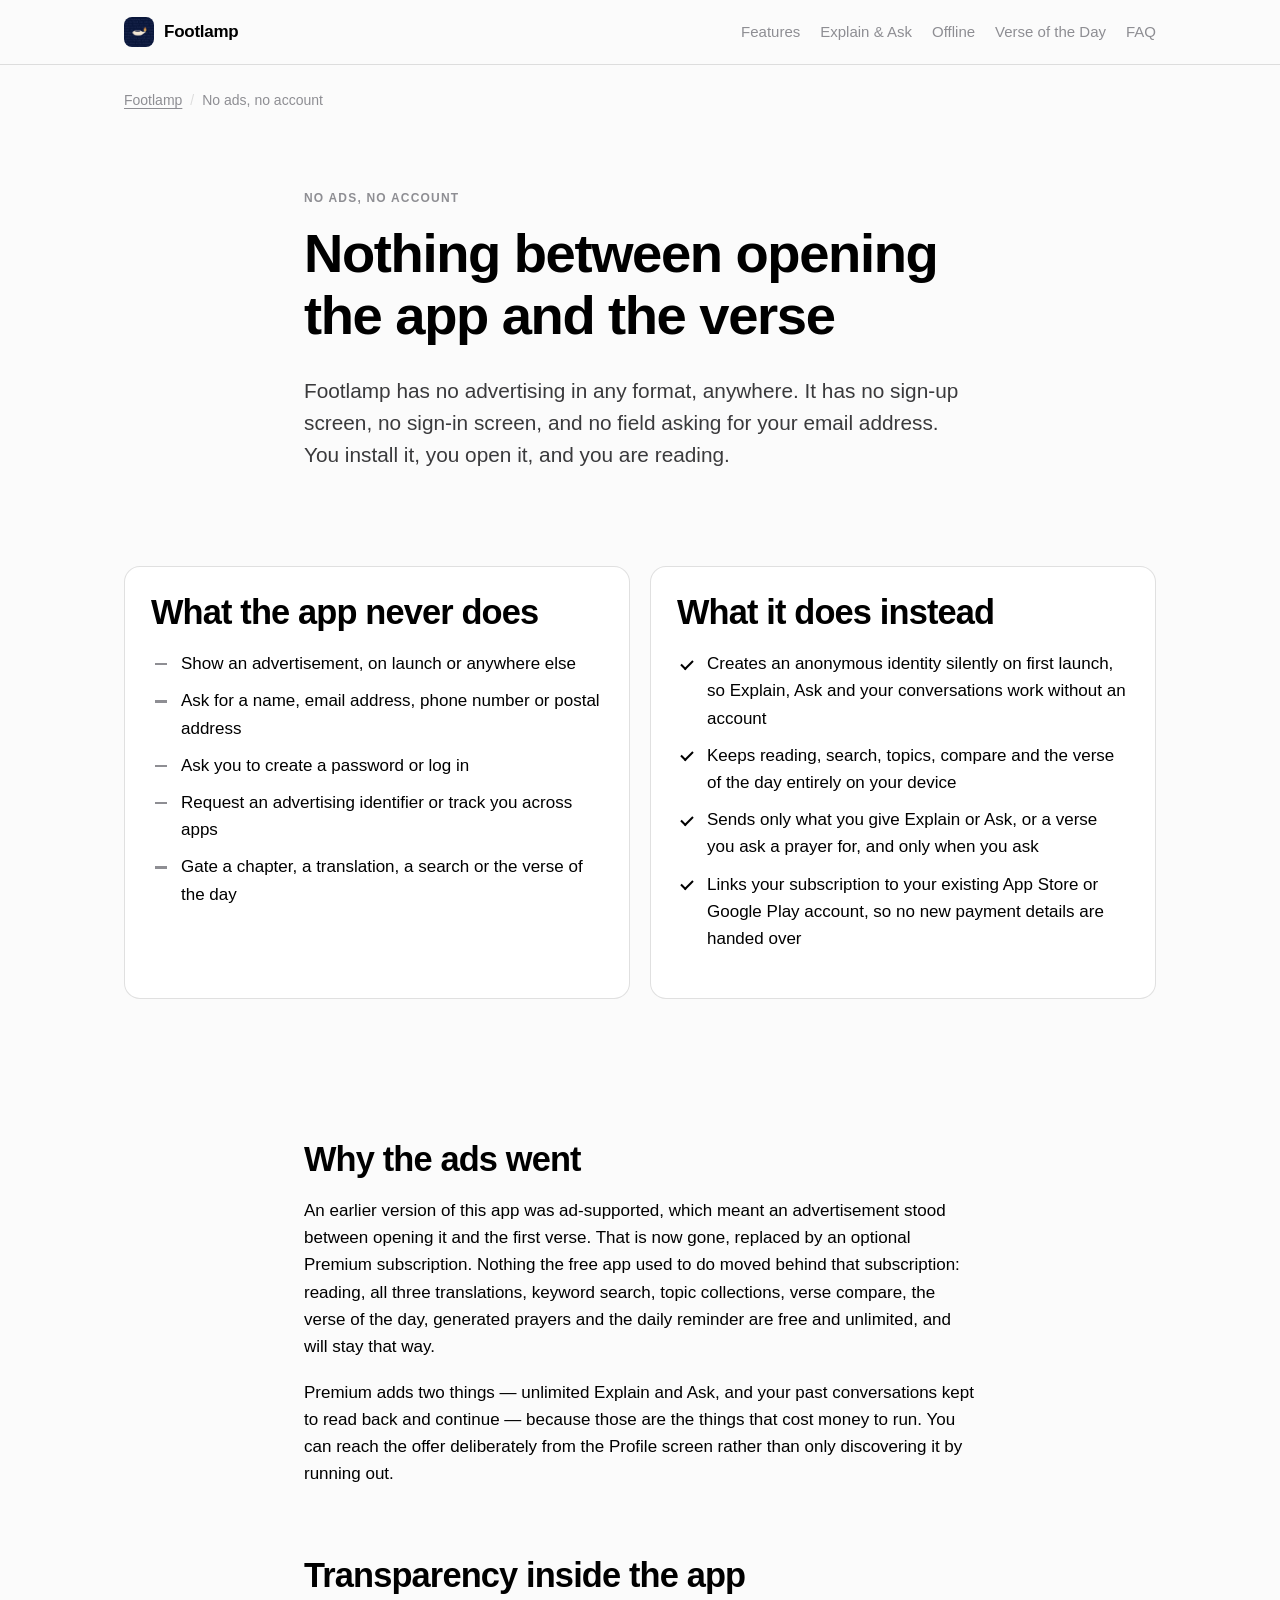
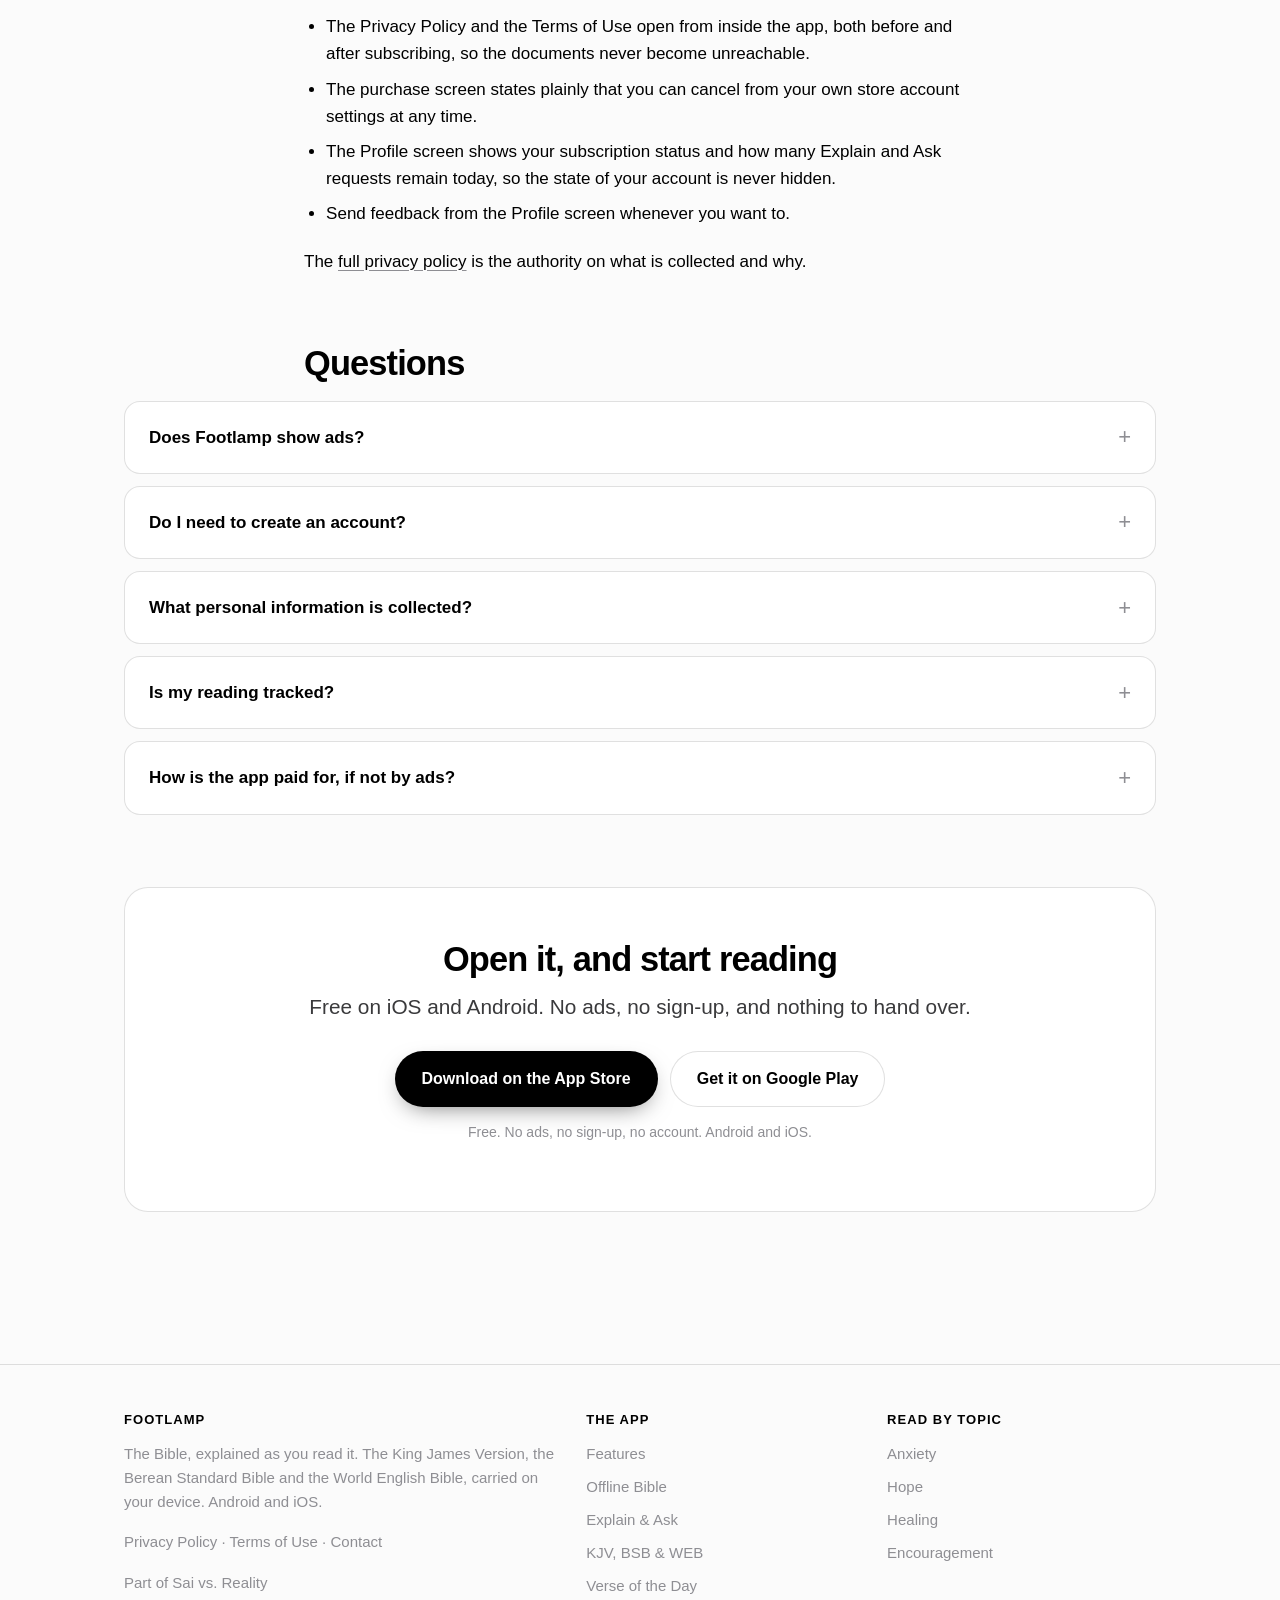
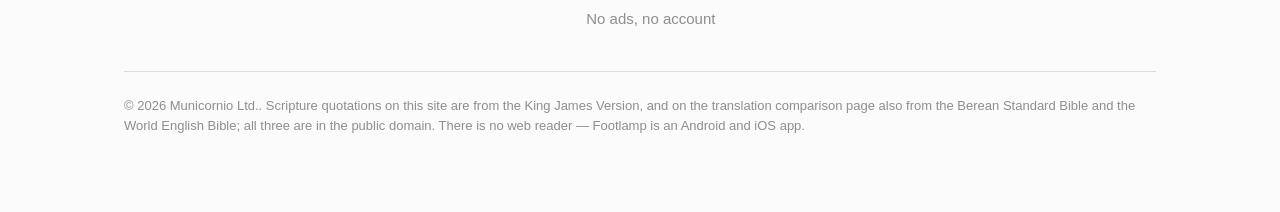
<file: bible-app-without-ads/index.html>
<!doctype html>
<html lang="en">
<head>
<meta charset="utf-8">
<meta name="viewport" content="width=device-width, initial-scale=1">
<title>A Bible App With No Ads and No Account - Footlamp</title>
<meta name="description" content="No advertising, no sign-up, no email address and no password. Read the Bible offline in KJV, BSB and WEB without handing over anything. Free on iOS and Android.">
<link rel="canonical" href="https://saivsreality.com/products/footlamp/bible-app-without-ads/">
<meta name="theme-color" content="#FBFBFB">
<meta name="color-scheme" content="light">
<meta name="robots" content="index, follow, max-image-preview:large, max-snippet:-1">
<meta name="author" content="Municornio Ltd.">

<meta property="og:type" content="article">
<meta property="og:site_name" content="Footlamp">
<meta property="og:title" content="A Bible App With No Ads and No Account - Footlamp">
<meta property="og:description" content="No advertising, no sign-up, no email address and no password. Read the Bible offline in KJV, BSB and WEB without handing over anything. Free on iOS and Android.">
<meta property="og:url" content="https://saivsreality.com/products/footlamp/bible-app-without-ads/">
<meta property="og:locale" content="en_CA">
<meta property="og:image" content="https://saivsreality.com/products/footlamp/assets/img/og-image.png">
<meta property="og:image:width" content="1200">
<meta property="og:image:height" content="630">
<meta property="og:image:alt" content="Footlamp app icon">

<meta name="twitter:card" content="summary_large_image">
<meta name="twitter:title" content="A Bible App With No Ads and No Account - Footlamp">
<meta name="twitter:description" content="No advertising, no sign-up, no email address and no password. Read the Bible offline in KJV, BSB and WEB without handing over anything. Free on iOS and Android.">
<meta name="twitter:image" content="https://saivsreality.com/products/footlamp/assets/img/og-image.png">

<link rel="icon" href="../assets/img/favicon-32.png" sizes="32x32" type="image/png">
<link rel="apple-touch-icon" href="../assets/img/icon-180.png">
<link rel="stylesheet" href="../assets/css/site.css">

<script type="application/ld+json">{"@context":"https://schema.org","@graph":[{"@type":"Organization","@id":"https://saivsreality.com/products/footlamp/#publisher","name":"Municornio Ltd.","url":"https://saivsreality.com/products/footlamp/","email":"unicornio.macau@gmail.com","logo":"https://saivsreality.com/products/footlamp/assets/img/app-logo.png"},{"@type":"WebSite","@id":"https://saivsreality.com/products/footlamp/#website","name":"Footlamp","url":"https://saivsreality.com/products/footlamp/","inLanguage":"en","publisher":{"@id":"https://saivsreality.com/products/footlamp/#publisher"}},{"@type":"MobileApplication","@id":"https://saivsreality.com/products/footlamp/#app","name":"Footlamp: Explain Bible Verses","alternateName":"Footlamp","applicationCategory":"BooksApplication","operatingSystem":"iOS, Android","url":"https://saivsreality.com/products/footlamp/","image":"https://saivsreality.com/products/footlamp/assets/img/app-logo.png","description":"A Bible app for iOS and Android that explains any verse in plain words and answers your questions. The King James Version, Berean Standard Bible and World English Bible are on the device, so reading and search work offline. No ads and no account.","publisher":{"@id":"https://saivsreality.com/products/footlamp/#publisher"},"installUrl":["https://apps.apple.com/app/id6504839289","https://play.google.com/store/apps/details?id=com.municornio.biblereader"],"featureList":["Explain any verse: a one-line summary, what it says, its context and why it matters","Key phrases highlighted in the verse, related verses and follow-up questions","Ask a question in your own words and keep the conversation going","Full KJV, BSB and WEB text bundled on the device","Works offline for reading, search, compare, topics and the verse of the day","Compare a verse side by side across all three translations","On-device keyword search across the whole Bible","A 7-day starter plan for people new to the Bible","Verse of the day with a two-step prayer","Topic collections for anxiety, hope, healing and encouragement","Daily reminder notification","No advertising and no account"],"offers":{"@type":"Offer","price":"0","priceCurrency":"USD","description":"Free to download. Reading, search, compare, topics, the starter plan, the verse of the day, prayers and reminders are never locked. Everyone gets 5 Explain or Ask requests a day; an optional Premium subscription makes them unlimited and keeps past conversations."}},{"@type":"BreadcrumbList","itemListElement":[{"@type":"ListItem","position":1,"name":"Footlamp","item":"https://saivsreality.com/products/footlamp/"},{"@type":"ListItem","position":2,"name":"No ads, no account","item":"https://saivsreality.com/products/footlamp/bible-app-without-ads/"}]},{"@type":"FAQPage","mainEntity":[{"@type":"Question","name":"Does Footlamp show ads?","acceptedAnswer":{"@type":"Answer","text":"No. There is no advertising in any format, anywhere in the app, and no ad SDK in it."}},{"@type":"Question","name":"Do I need to create an account?","acceptedAnswer":{"@type":"Answer","text":"No. There is no sign-up, no sign-in, no email address and no password. An anonymous identity is created silently on first launch so Explain, Ask and your conversations work."}},{"@type":"Question","name":"What personal information is collected?","acceptedAnswer":{"@type":"Answer","text":"No name, email address, phone number, postal address or payment details &mdash; nothing in the app asks for any of them. Explain and Ask requests and their answers are stored against an anonymous identifier so your conversations work."}},{"@type":"Question","name":"Is my reading tracked?","acceptedAnswer":{"@type":"Answer","text":"No. Reading, search, topics, verse compare and the verse of the day all run on the device and send nothing. Anonymous app usage and crash analytics are collected; there is no cross-app tracking and no advertising identifier request."}},{"@type":"Question","name":"How is the app paid for, if not by ads?","acceptedAnswer":{"@type":"Answer","text":"By an optional Premium subscription that makes Explain and Ask unlimited and keeps your past conversations. Everything the ad-supported version did is still free and unlimited."}}]}]}</script>
</head>
<body>
<a class="skip-link" href="#main">Skip to content</a>
<header class="site-header">
  <div class="wrap">
    <a class="brand" href="../">
      <img src="../assets/img/app-logo.png" width="30" height="30" alt="" loading="eager" decoding="async">
      <span>Footlamp</span>
    </a>
    <nav class="site-nav" aria-label="Primary">
      <a href="../#features">Features</a><a href="../ai-bible-study-assistant/">Explain &amp; Ask</a><a href="../offline-bible-app/">Offline</a><a href="../verse-of-the-day/">Verse of the Day</a><a href="../#faq">FAQ</a>
    </nav>
  </div>
</header>
<main id="main">

<nav class="crumbs" aria-label="Breadcrumb"><div class="wrap"><ol>
  <li><a href="../">Footlamp</a></li>
  <li aria-current="page">No ads, no account</li>
</ol></div></nav>
<section>
  <div class="wrap prose">
    <span class="eyebrow">No ads, no account</span>
    <h1>Nothing between opening the app and the verse</h1>
    <p class="lead">Footlamp has no advertising in any format, anywhere. It has no
    sign-up screen, no sign-in screen, and no field asking for your email address. You
    install it, you open it, and you are reading.</p>
  </div>
</section>

<section>
  <div class="wrap">
    <div class="grid grid-2">
      <div class="card">
        <h2>What the app never does</h2>
        <ul class="ticks crosses">
          <li>Show an advertisement, on launch or anywhere else</li>
          <li>Ask for a name, email address, phone number or postal address</li>
          <li>Ask you to create a password or log in</li>
          <li>Request an advertising identifier or track you across apps</li>
          <li>Gate a chapter, a translation, a search or the verse of the day</li>
        </ul>
      </div>
      <div class="card">
        <h2>What it does instead</h2>
        <ul class="ticks">
          <li>Creates an anonymous identity silently on first launch, so Explain, Ask
          and your conversations work without an account</li>
          <li>Keeps reading, search, topics, compare and the verse of the day entirely
          on your device</li>
          <li>Sends only what you give Explain or Ask, or a verse you ask a prayer
          for, and only when you ask</li>
          <li>Links your subscription to your existing App Store or Google Play
          account, so no new payment details are handed over</li>
        </ul>
      </div>
    </div>
  </div>
</section>

<section>
  <div class="wrap prose">
    <h2>Why the ads went</h2>
    <p>An earlier version of this app was ad-supported, which meant an advertisement
    stood between opening it and the first verse. That is now gone, replaced by an
    optional Premium subscription. Nothing the free app used to do moved behind that
    subscription: reading, all three translations, keyword search, topic collections, verse
    compare, the verse of the day, generated prayers and the daily reminder are free and
    unlimited, and will stay that way.</p>
    <p>Premium adds two things &mdash; unlimited Explain and Ask, and your past
    conversations kept to read back and continue &mdash; because those are the things
    that cost money to run. You can reach the
    offer deliberately from the Profile screen rather than only discovering it by
    running out.</p>
    <h2>Transparency inside the app</h2>
    <ul>
      <li>The Privacy Policy and the Terms of Use open from inside the app, both before
      and after subscribing, so the documents never become unreachable.</li>
      <li>The purchase screen states plainly that you can cancel from your own store
      account settings at any time.</li>
      <li>The Profile screen shows your subscription status and how many Explain and
      Ask requests remain today, so the state of your account is never hidden.</li>
      <li>Send feedback from the Profile screen whenever you want to.</li>
    </ul>
    <p>The <a href="https://saivsreality.com/products/footlamp/privacy-policy.html">full privacy policy</a> is the authority on what is
    collected and why.</p>
    <h2>Questions</h2>
  </div>
  <div class="wrap"><div class="faq"><details class="faq-item"><summary>Does Footlamp show ads?</summary><p>No. There is no advertising in any format, anywhere in the app, and no ad SDK in it.</p></details><details class="faq-item"><summary>Do I need to create an account?</summary><p>No. There is no sign-up, no sign-in, no email address and no password. An anonymous identity is created silently on first launch so Explain, Ask and your conversations work.</p></details><details class="faq-item"><summary>What personal information is collected?</summary><p>No name, email address, phone number, postal address or payment details &mdash; nothing in the app asks for any of them. Explain and Ask requests and their answers are stored against an anonymous identifier so your conversations work.</p></details><details class="faq-item"><summary>Is my reading tracked?</summary><p>No. Reading, search, topics, verse compare and the verse of the day all run on the device and send nothing. Anonymous app usage and crash analytics are collected; there is no cross-app tracking and no advertising identifier request.</p></details><details class="faq-item"><summary>How is the app paid for, if not by ads?</summary><p>By an optional Premium subscription that makes Explain and Ask unlimited and keeps your past conversations. Everything the ad-supported version did is still free and unlimited.</p></details></div></div>
</section>

<section aria-labelledby="cta-heading"><div class="wrap"><div class="band">
  <h2 id="cta-heading">Open it, and start reading</h2>
  <p class="lead">Free on iOS and Android. No ads, no sign-up, and nothing to hand over.</p>
  <div class="cta-row ">
  <a class="btn btn-primary" href="https://apps.apple.com/app/id6504839289">Download on the App&nbsp;Store</a>
  <a class="btn btn-secondary" href="https://play.google.com/store/apps/details?id=com.municornio.biblereader">Get it on Google&nbsp;Play</a>
</div>
<p class="small muted">Free. No ads, no sign-up, no account. Android and iOS.</p>
</div></div></section>

</main>
<footer class="site-footer">
  <div class="wrap">
    <div class="footer-grid">
      <div>
        <h2>Footlamp</h2>
        <p>The Bible, explained as you read it. The King James Version, the Berean
        Standard Bible and the World English Bible, carried on your device. Android
        and iOS.</p>
        <p><a href="https://saivsreality.com/products/footlamp/privacy-policy.html">Privacy Policy</a> &middot;
           <a href="https://www.apple.com/legal/internet-services/itunes/dev/stdeula/">Terms of Use</a> &middot;
           <a href="mailto:unicornio.macau@gmail.com">Contact</a></p>
        <p>Part of <a href="https://mylesieong.github.io/">Sai vs. Reality</a></p>
      </div>
      <div><h2>The app</h2><ul><li><a href="../#features">Features</a></li><li><a href="../offline-bible-app/">Offline Bible</a></li><li><a href="../ai-bible-study-assistant/">Explain &amp; Ask</a></li><li><a href="../compare-bible-translations/">KJV, BSB &amp; WEB</a></li><li><a href="../verse-of-the-day/">Verse of the Day</a></li><li><a href="../bible-app-without-ads/">No ads, no account</a></li></ul></div><div><h2>Read by topic</h2><ul><li><a href="../bible-verses-about-anxiety/">Anxiety</a></li><li><a href="../bible-verses-about-hope/">Hope</a></li><li><a href="../bible-verses-about-healing/">Healing</a></li><li><a href="../bible-verses-about-encouragement/">Encouragement</a></li></ul></div>
    </div>
    <p class="colophon">&copy; 2026 Municornio Ltd.. Scripture quotations on this
    site are from the King James Version, and on the translation comparison page also from the
    Berean Standard Bible and the World English Bible; all three are in the public domain.
    There is no web reader &mdash; Footlamp is an Android and iOS app.</p>
  </div>
</footer>
</body>
</html>
</file>
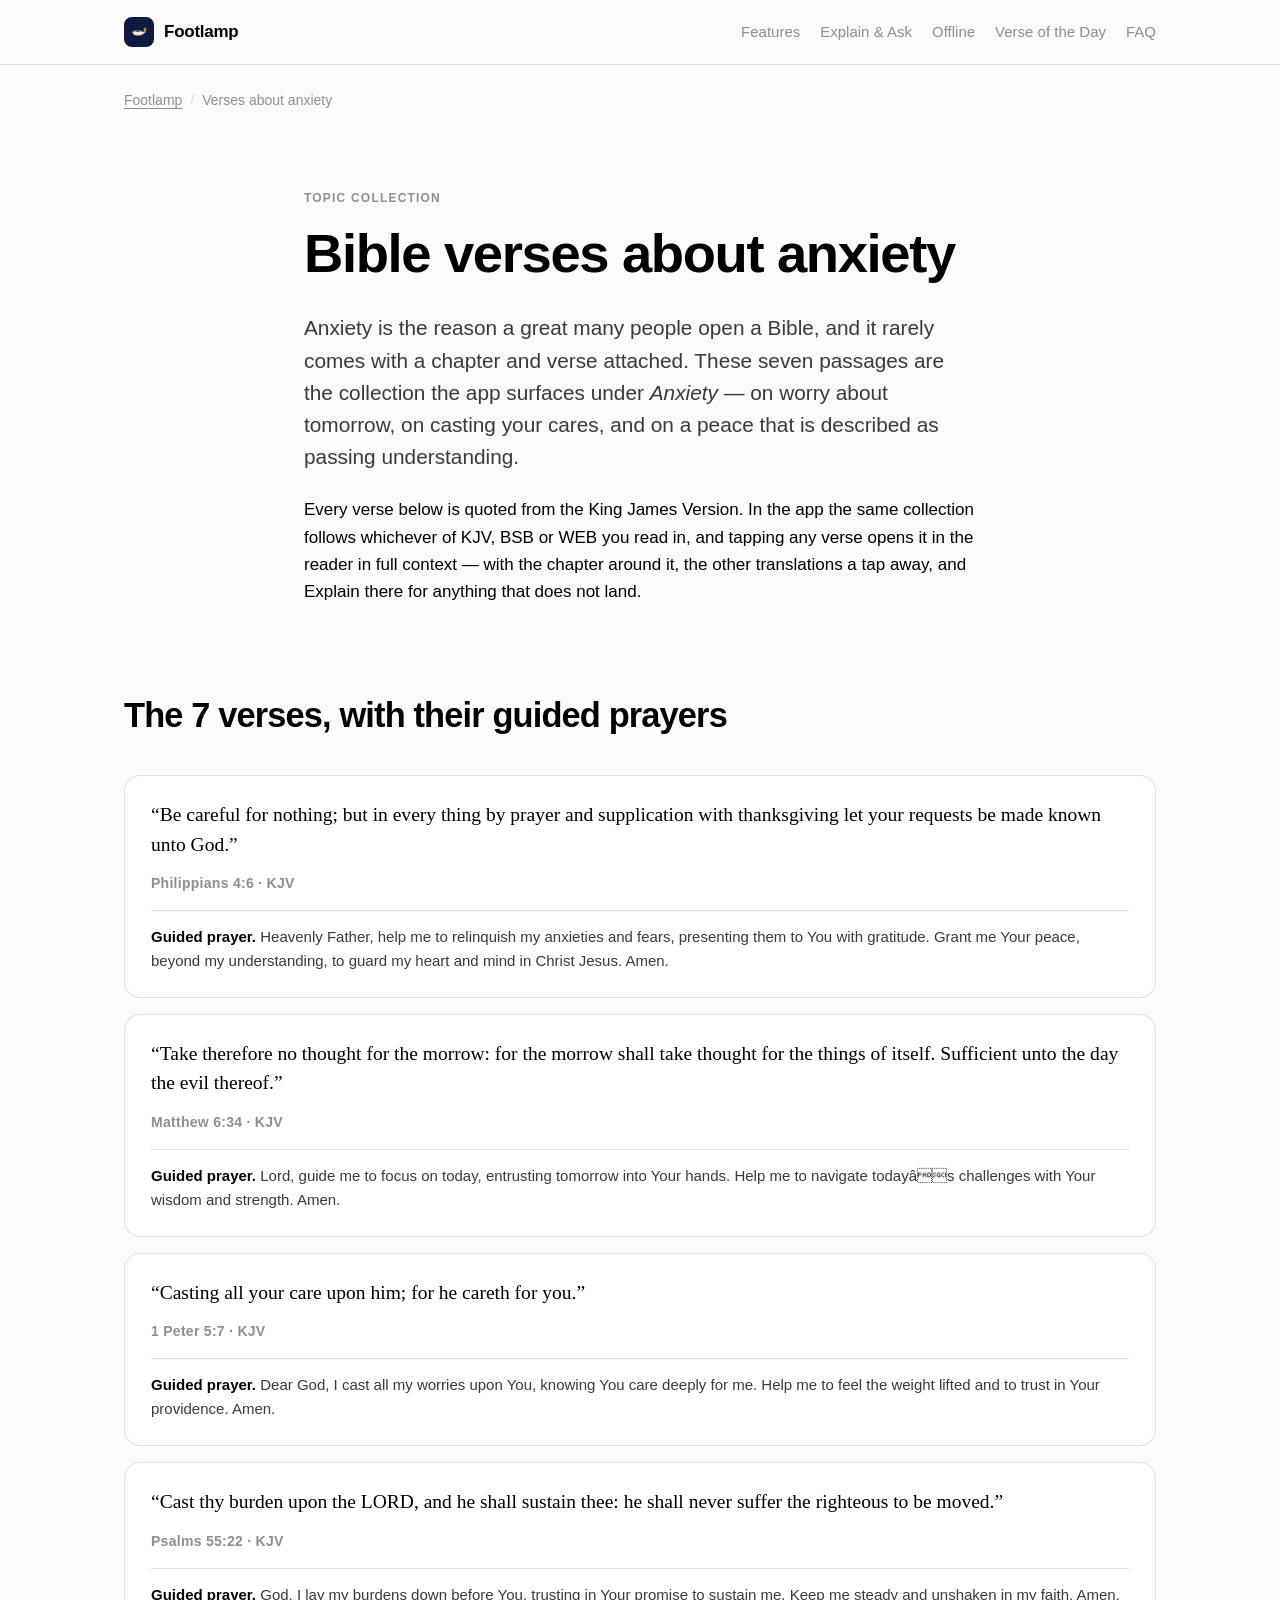
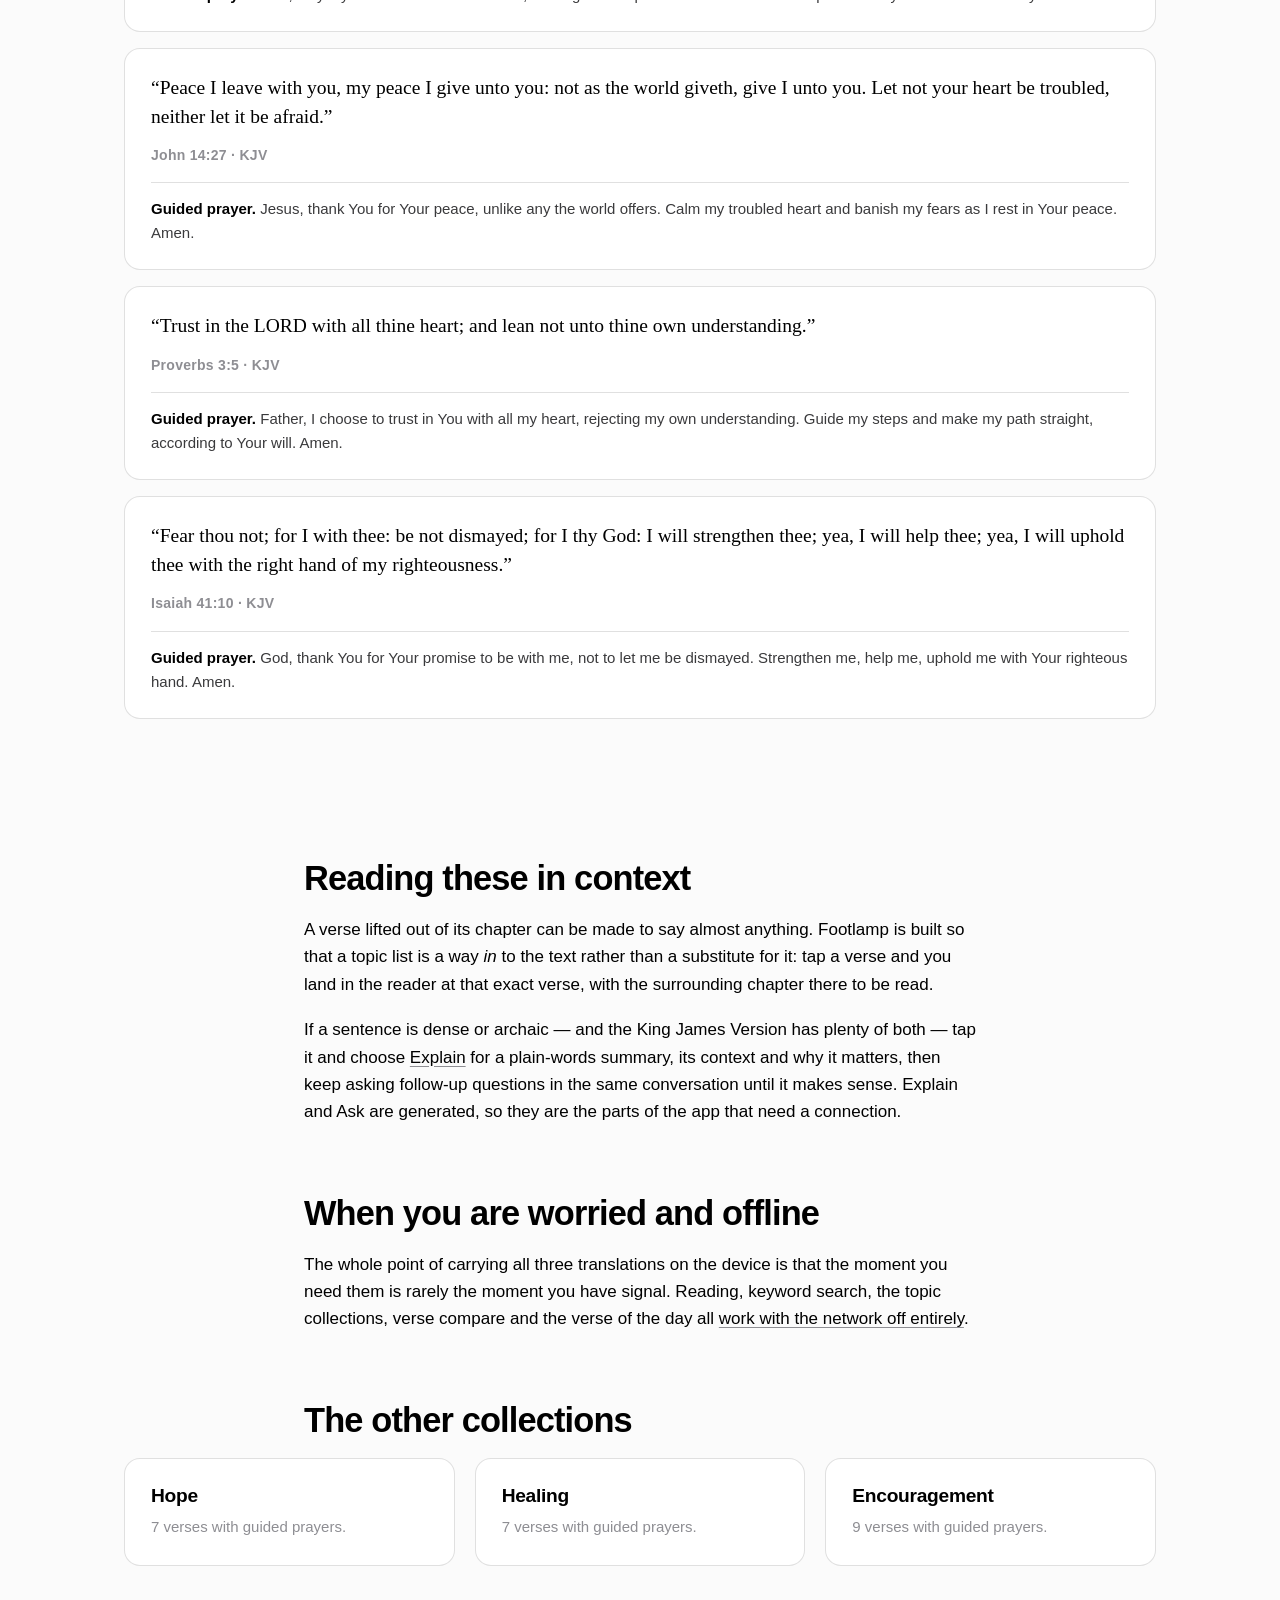
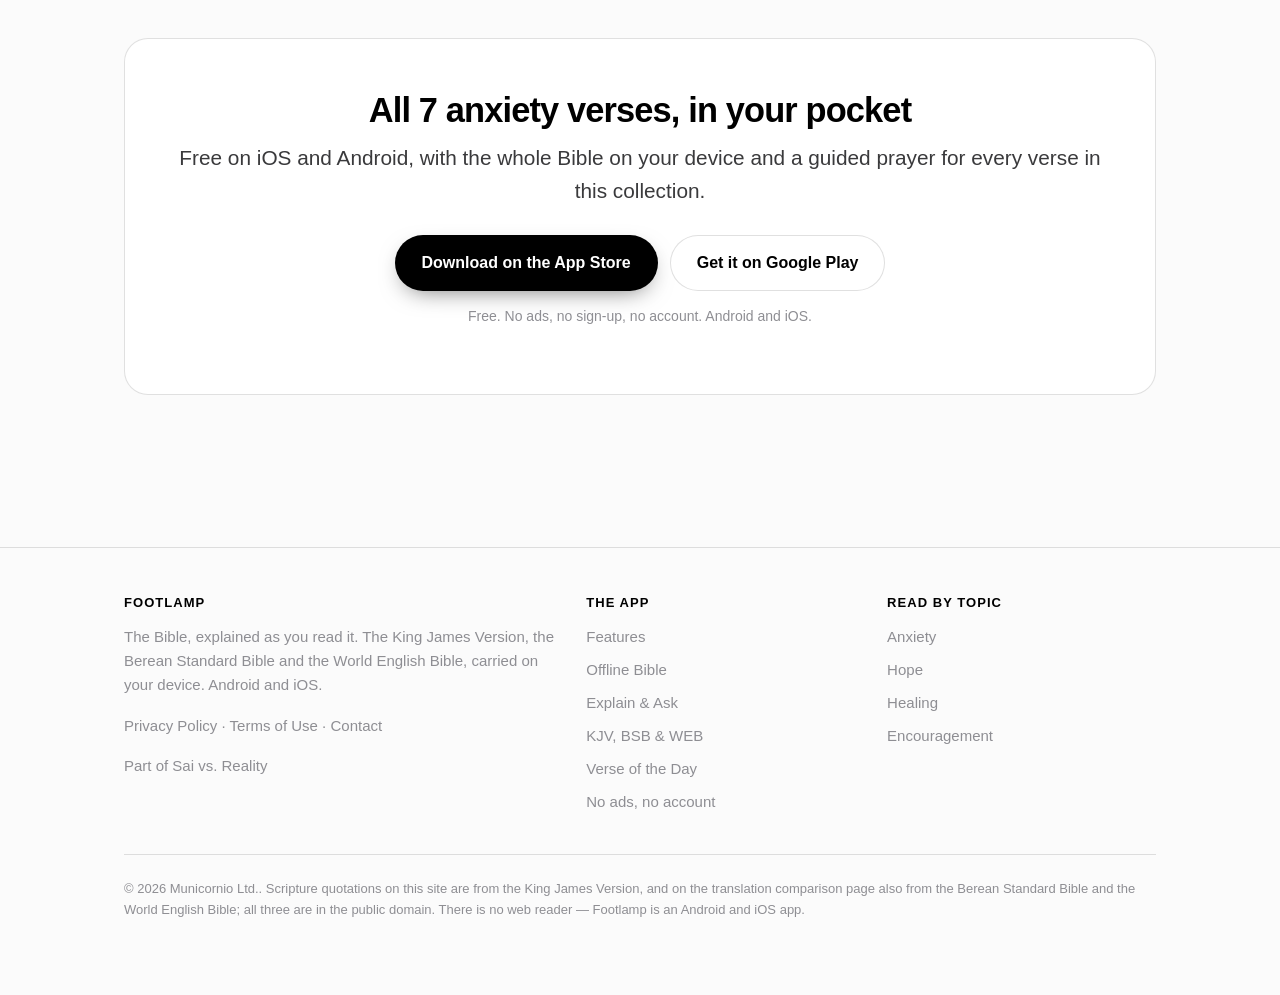
<file: bible-verses-about-anxiety/index.html>
<!doctype html>
<html lang="en">
<head>
<meta charset="utf-8">
<meta name="viewport" content="width=device-width, initial-scale=1">
<title>Bible Verses About Anxiety - 7 Verses with Prayers</title>
<meta name="description" content="Seven Bible verses about anxiety and worry, in the King James Version, each with a short guided prayer. Read them in context, offline, in the free Footlamp app.">
<link rel="canonical" href="https://saivsreality.com/products/footlamp/bible-verses-about-anxiety/">
<meta name="theme-color" content="#FBFBFB">
<meta name="color-scheme" content="light">
<meta name="robots" content="index, follow, max-image-preview:large, max-snippet:-1">
<meta name="author" content="Municornio Ltd.">

<meta property="og:type" content="article">
<meta property="og:site_name" content="Footlamp">
<meta property="og:title" content="Bible Verses About Anxiety - 7 Verses with Prayers">
<meta property="og:description" content="Seven Bible verses about anxiety and worry, in the King James Version, each with a short guided prayer. Read them in context, offline, in the free Footlamp app.">
<meta property="og:url" content="https://saivsreality.com/products/footlamp/bible-verses-about-anxiety/">
<meta property="og:locale" content="en_CA">
<meta property="og:image" content="https://saivsreality.com/products/footlamp/assets/img/og-image.png">
<meta property="og:image:width" content="1200">
<meta property="og:image:height" content="630">
<meta property="og:image:alt" content="Footlamp app icon">

<meta name="twitter:card" content="summary_large_image">
<meta name="twitter:title" content="Bible Verses About Anxiety - 7 Verses with Prayers">
<meta name="twitter:description" content="Seven Bible verses about anxiety and worry, in the King James Version, each with a short guided prayer. Read them in context, offline, in the free Footlamp app.">
<meta name="twitter:image" content="https://saivsreality.com/products/footlamp/assets/img/og-image.png">

<link rel="icon" href="../assets/img/favicon-32.png" sizes="32x32" type="image/png">
<link rel="apple-touch-icon" href="../assets/img/icon-180.png">
<link rel="stylesheet" href="../assets/css/site.css">

<script type="application/ld+json">{"@context":"https://schema.org","@graph":[{"@type":"Organization","@id":"https://saivsreality.com/products/footlamp/#publisher","name":"Municornio Ltd.","url":"https://saivsreality.com/products/footlamp/","email":"unicornio.macau@gmail.com","logo":"https://saivsreality.com/products/footlamp/assets/img/app-logo.png"},{"@type":"WebSite","@id":"https://saivsreality.com/products/footlamp/#website","name":"Footlamp","url":"https://saivsreality.com/products/footlamp/","inLanguage":"en","publisher":{"@id":"https://saivsreality.com/products/footlamp/#publisher"}},{"@type":"MobileApplication","@id":"https://saivsreality.com/products/footlamp/#app","name":"Footlamp: Explain Bible Verses","alternateName":"Footlamp","applicationCategory":"BooksApplication","operatingSystem":"iOS, Android","url":"https://saivsreality.com/products/footlamp/","image":"https://saivsreality.com/products/footlamp/assets/img/app-logo.png","description":"A Bible app for iOS and Android that explains any verse in plain words and answers your questions. The King James Version, Berean Standard Bible and World English Bible are on the device, so reading and search work offline. No ads and no account.","publisher":{"@id":"https://saivsreality.com/products/footlamp/#publisher"},"installUrl":["https://apps.apple.com/app/id6504839289","https://play.google.com/store/apps/details?id=com.municornio.biblereader"],"featureList":["Explain any verse: a one-line summary, what it says, its context and why it matters","Key phrases highlighted in the verse, related verses and follow-up questions","Ask a question in your own words and keep the conversation going","Full KJV, BSB and WEB text bundled on the device","Works offline for reading, search, compare, topics and the verse of the day","Compare a verse side by side across all three translations","On-device keyword search across the whole Bible","A 7-day starter plan for people new to the Bible","Verse of the day with a two-step prayer","Topic collections for anxiety, hope, healing and encouragement","Daily reminder notification","No advertising and no account"],"offers":{"@type":"Offer","price":"0","priceCurrency":"USD","description":"Free to download. Reading, search, compare, topics, the starter plan, the verse of the day, prayers and reminders are never locked. Everyone gets 5 Explain or Ask requests a day; an optional Premium subscription makes them unlimited and keeps past conversations."}},{"@type":"BreadcrumbList","itemListElement":[{"@type":"ListItem","position":1,"name":"Footlamp","item":"https://saivsreality.com/products/footlamp/"},{"@type":"ListItem","position":2,"name":"Bible verses about anxiety","item":"https://saivsreality.com/products/footlamp/bible-verses-about-anxiety/"}]},{"@type":"ItemList","itemListElement":[{"@type":"ListItem","position":1,"name":"Philippians 4:6","item":{"@type":"Quotation","text":"Be careful for nothing; but in every thing by prayer and supplication with thanksgiving let your requests be made known unto God.","isPartOf":{"@type":"Book","name":"The Holy Bible, King James Version"}}},{"@type":"ListItem","position":2,"name":"Matthew 6:34","item":{"@type":"Quotation","text":"Take therefore no thought for the morrow: for the morrow shall take thought for the things of itself. Sufficient unto the day the evil thereof.","isPartOf":{"@type":"Book","name":"The Holy Bible, King James Version"}}},{"@type":"ListItem","position":3,"name":"1 Peter 5:7","item":{"@type":"Quotation","text":"Casting all your care upon him; for he careth for you.","isPartOf":{"@type":"Book","name":"The Holy Bible, King James Version"}}},{"@type":"ListItem","position":4,"name":"Psalms 55:22","item":{"@type":"Quotation","text":"Cast thy burden upon the LORD, and he shall sustain thee: he shall never suffer the righteous to be moved.","isPartOf":{"@type":"Book","name":"The Holy Bible, King James Version"}}},{"@type":"ListItem","position":5,"name":"John 14:27","item":{"@type":"Quotation","text":"Peace I leave with you, my peace I give unto you: not as the world giveth, give I unto you. Let not your heart be troubled, neither let it be afraid.","isPartOf":{"@type":"Book","name":"The Holy Bible, King James Version"}}},{"@type":"ListItem","position":6,"name":"Proverbs 3:5","item":{"@type":"Quotation","text":"Trust in the LORD with all thine heart; and lean not unto thine own understanding.","isPartOf":{"@type":"Book","name":"The Holy Bible, King James Version"}}},{"@type":"ListItem","position":7,"name":"Isaiah 41:10","item":{"@type":"Quotation","text":"Fear thou not; for I with thee: be not dismayed; for I thy God: I will strengthen thee; yea, I will help thee; yea, I will uphold thee with the right hand of my righteousness.","isPartOf":{"@type":"Book","name":"The Holy Bible, King James Version"}}}]},{"@type":"WebPage","name":"Bible Verses About Anxiety - 7 Verses with Prayers","url":"https://saivsreality.com/products/footlamp/bible-verses-about-anxiety/","description":"Seven Bible verses about anxiety and worry, in the King James Version, each with a short guided prayer. Read them in context, offline, in the free Footlamp app.","isPartOf":{"@id":"https://saivsreality.com/products/footlamp/#website"},"about":{"@type":"Thing","name":"Bible verses about anxiety"},"dateModified":"2026-10-07"}]}</script>
</head>
<body>
<a class="skip-link" href="#main">Skip to content</a>
<header class="site-header">
  <div class="wrap">
    <a class="brand" href="../">
      <img src="../assets/img/app-logo.png" width="30" height="30" alt="" loading="eager" decoding="async">
      <span>Footlamp</span>
    </a>
    <nav class="site-nav" aria-label="Primary">
      <a href="../#features">Features</a><a href="../ai-bible-study-assistant/">Explain &amp; Ask</a><a href="../offline-bible-app/">Offline</a><a href="../verse-of-the-day/">Verse of the Day</a><a href="../#faq">FAQ</a>
    </nav>
  </div>
</header>
<main id="main">

<nav class="crumbs" aria-label="Breadcrumb"><div class="wrap"><ol>
  <li><a href="../">Footlamp</a></li>
  <li aria-current="page">Verses about anxiety</li>
</ol></div></nav>
<section>
  <div class="wrap prose">
    <span class="eyebrow">Topic collection</span>
    <h1>Bible verses about anxiety</h1>
    <p class="lead">Anxiety is the reason a great many people open a Bible, and it rarely comes with a chapter and verse attached. These seven passages are the collection the app surfaces under <em>Anxiety</em> &mdash; on worry about tomorrow, on casting your cares, and on a peace that is described as passing understanding.</p>
    <p>Every verse below is quoted from the King James Version. In the app the same
    collection follows whichever of KJV, BSB or WEB you read in, and tapping any verse
    opens it in the reader in full context &mdash; with the chapter around it, the other
    translations a tap away, and Explain there for anything that does not land.</p>
  </div>
</section>

<section aria-labelledby="verses-heading">
  <div class="wrap">
    <h2 id="verses-heading" class="section-head">The 7 verses, with their guided prayers</h2>
    <ul class="verse-list"><li class="verse"><blockquote>&ldquo;Be careful for nothing; but in every thing by prayer and supplication with thanksgiving let your requests be made known unto God.&rdquo;</blockquote><cite>Philippians 4:6 &middot; KJV</cite><p class="prayer"><strong>Guided prayer.</strong> Heavenly Father, help me to relinquish my anxieties and fears, presenting them to You with gratitude. Grant me Your peace, beyond my understanding, to guard my heart and mind in Christ Jesus. Amen.</p></li><li class="verse"><blockquote>&ldquo;Take therefore no thought for the morrow: for the morrow shall take thought for the things of itself. Sufficient unto the day the evil thereof.&rdquo;</blockquote><cite>Matthew 6:34 &middot; KJV</cite><p class="prayer"><strong>Guided prayer.</strong> Lord, guide me to focus on today, entrusting tomorrow into Your hands. Help me to navigate todayâs challenges with Your wisdom and strength. Amen.</p></li><li class="verse"><blockquote>&ldquo;Casting all your care upon him; for he careth for you.&rdquo;</blockquote><cite>1 Peter 5:7 &middot; KJV</cite><p class="prayer"><strong>Guided prayer.</strong> Dear God, I cast all my worries upon You, knowing You care deeply for me. Help me to feel the weight lifted and to trust in Your providence. Amen.</p></li><li class="verse"><blockquote>&ldquo;Cast thy burden upon the LORD, and he shall sustain thee: he shall never suffer the righteous to be moved.&rdquo;</blockquote><cite>Psalms 55:22 &middot; KJV</cite><p class="prayer"><strong>Guided prayer.</strong> God, I lay my burdens down before You, trusting in Your promise to sustain me. Keep me steady and unshaken in my faith. Amen.</p></li><li class="verse"><blockquote>&ldquo;Peace I leave with you, my peace I give unto you: not as the world giveth, give I unto you. Let not your heart be troubled, neither let it be afraid.&rdquo;</blockquote><cite>John 14:27 &middot; KJV</cite><p class="prayer"><strong>Guided prayer.</strong> Jesus, thank You for Your peace, unlike any the world offers. Calm my troubled heart and banish my fears as I rest in Your peace. Amen.</p></li><li class="verse"><blockquote>&ldquo;Trust in the LORD with all thine heart; and lean not unto thine own understanding.&rdquo;</blockquote><cite>Proverbs 3:5 &middot; KJV</cite><p class="prayer"><strong>Guided prayer.</strong> Father, I choose to trust in You with all my heart, rejecting my own understanding. Guide my steps and make my path straight, according to Your will. Amen.</p></li><li class="verse"><blockquote>&ldquo;Fear thou not; for I with thee: be not dismayed; for I thy God: I will strengthen thee; yea, I will help thee; yea, I will uphold thee with the right hand of my righteousness.&rdquo;</blockquote><cite>Isaiah 41:10 &middot; KJV</cite><p class="prayer"><strong>Guided prayer.</strong> God, thank You for Your promise to be with me, not to let me be dismayed. Strengthen me, help me, uphold me with Your righteous hand. Amen.</p></li></ul>
  </div>
</section>

<section>
  <div class="wrap prose">
    <h2>Reading these in context</h2>
    <p>A verse lifted out of its chapter can be made to say almost anything. Footlamp
    is built so that a topic list is a way <em>in</em> to the text rather than a
    substitute for it: tap a verse and you land in the reader at that exact verse, with
    the surrounding chapter there to be read.</p>
    <p>If a sentence is dense or archaic &mdash; and the King James Version has plenty of
    both &mdash; tap it and choose <a href="../ai-bible-study-assistant/">Explain</a> for
    a plain-words summary, its context and why it matters, then keep asking follow-up
    questions in the same conversation until it makes sense. Explain and Ask are
    generated, so they are the parts of the app that need a connection.</p>
    <h2>When you are worried and offline</h2>
    <p>The whole point of carrying all three translations on the device is that the moment
    you need them is rarely the moment you have signal. Reading, keyword search, the
    topic collections, verse compare and the verse of the day all
    <a href="../offline-bible-app/">work with the network off entirely</a>.</p>
    <h2>The other collections</h2>
  </div>
  <div class="wrap"><div class="grid grid-3"><a class="card" href="../bible-verses-about-hope/"><h3>Hope</h3><p class="muted">7 verses with guided prayers.</p></a><a class="card" href="../bible-verses-about-healing/"><h3>Healing</h3><p class="muted">7 verses with guided prayers.</p></a><a class="card" href="../bible-verses-about-encouragement/"><h3>Encouragement</h3><p class="muted">9 verses with guided prayers.</p></a></div></div>
</section>

<section aria-labelledby="cta-heading"><div class="wrap"><div class="band">
  <h2 id="cta-heading">All 7 anxiety verses, in your pocket</h2>
  <p class="lead">Free on iOS and Android, with the whole Bible on your device and a guided prayer for every verse in this collection.</p>
  <div class="cta-row ">
  <a class="btn btn-primary" href="https://apps.apple.com/app/id6504839289">Download on the App&nbsp;Store</a>
  <a class="btn btn-secondary" href="https://play.google.com/store/apps/details?id=com.municornio.biblereader">Get it on Google&nbsp;Play</a>
</div>
<p class="small muted">Free. No ads, no sign-up, no account. Android and iOS.</p>
</div></div></section>

</main>
<footer class="site-footer">
  <div class="wrap">
    <div class="footer-grid">
      <div>
        <h2>Footlamp</h2>
        <p>The Bible, explained as you read it. The King James Version, the Berean
        Standard Bible and the World English Bible, carried on your device. Android
        and iOS.</p>
        <p><a href="https://saivsreality.com/products/footlamp/privacy-policy.html">Privacy Policy</a> &middot;
           <a href="https://www.apple.com/legal/internet-services/itunes/dev/stdeula/">Terms of Use</a> &middot;
           <a href="mailto:unicornio.macau@gmail.com">Contact</a></p>
        <p>Part of <a href="https://mylesieong.github.io/">Sai vs. Reality</a></p>
      </div>
      <div><h2>The app</h2><ul><li><a href="../#features">Features</a></li><li><a href="../offline-bible-app/">Offline Bible</a></li><li><a href="../ai-bible-study-assistant/">Explain &amp; Ask</a></li><li><a href="../compare-bible-translations/">KJV, BSB &amp; WEB</a></li><li><a href="../verse-of-the-day/">Verse of the Day</a></li><li><a href="../bible-app-without-ads/">No ads, no account</a></li></ul></div><div><h2>Read by topic</h2><ul><li><a href="../bible-verses-about-anxiety/">Anxiety</a></li><li><a href="../bible-verses-about-hope/">Hope</a></li><li><a href="../bible-verses-about-healing/">Healing</a></li><li><a href="../bible-verses-about-encouragement/">Encouragement</a></li></ul></div>
    </div>
    <p class="colophon">&copy; 2026 Municornio Ltd.. Scripture quotations on this
    site are from the King James Version, and on the translation comparison page also from the
    Berean Standard Bible and the World English Bible; all three are in the public domain.
    There is no web reader &mdash; Footlamp is an Android and iOS app.</p>
  </div>
</footer>
</body>
</html>
</file>
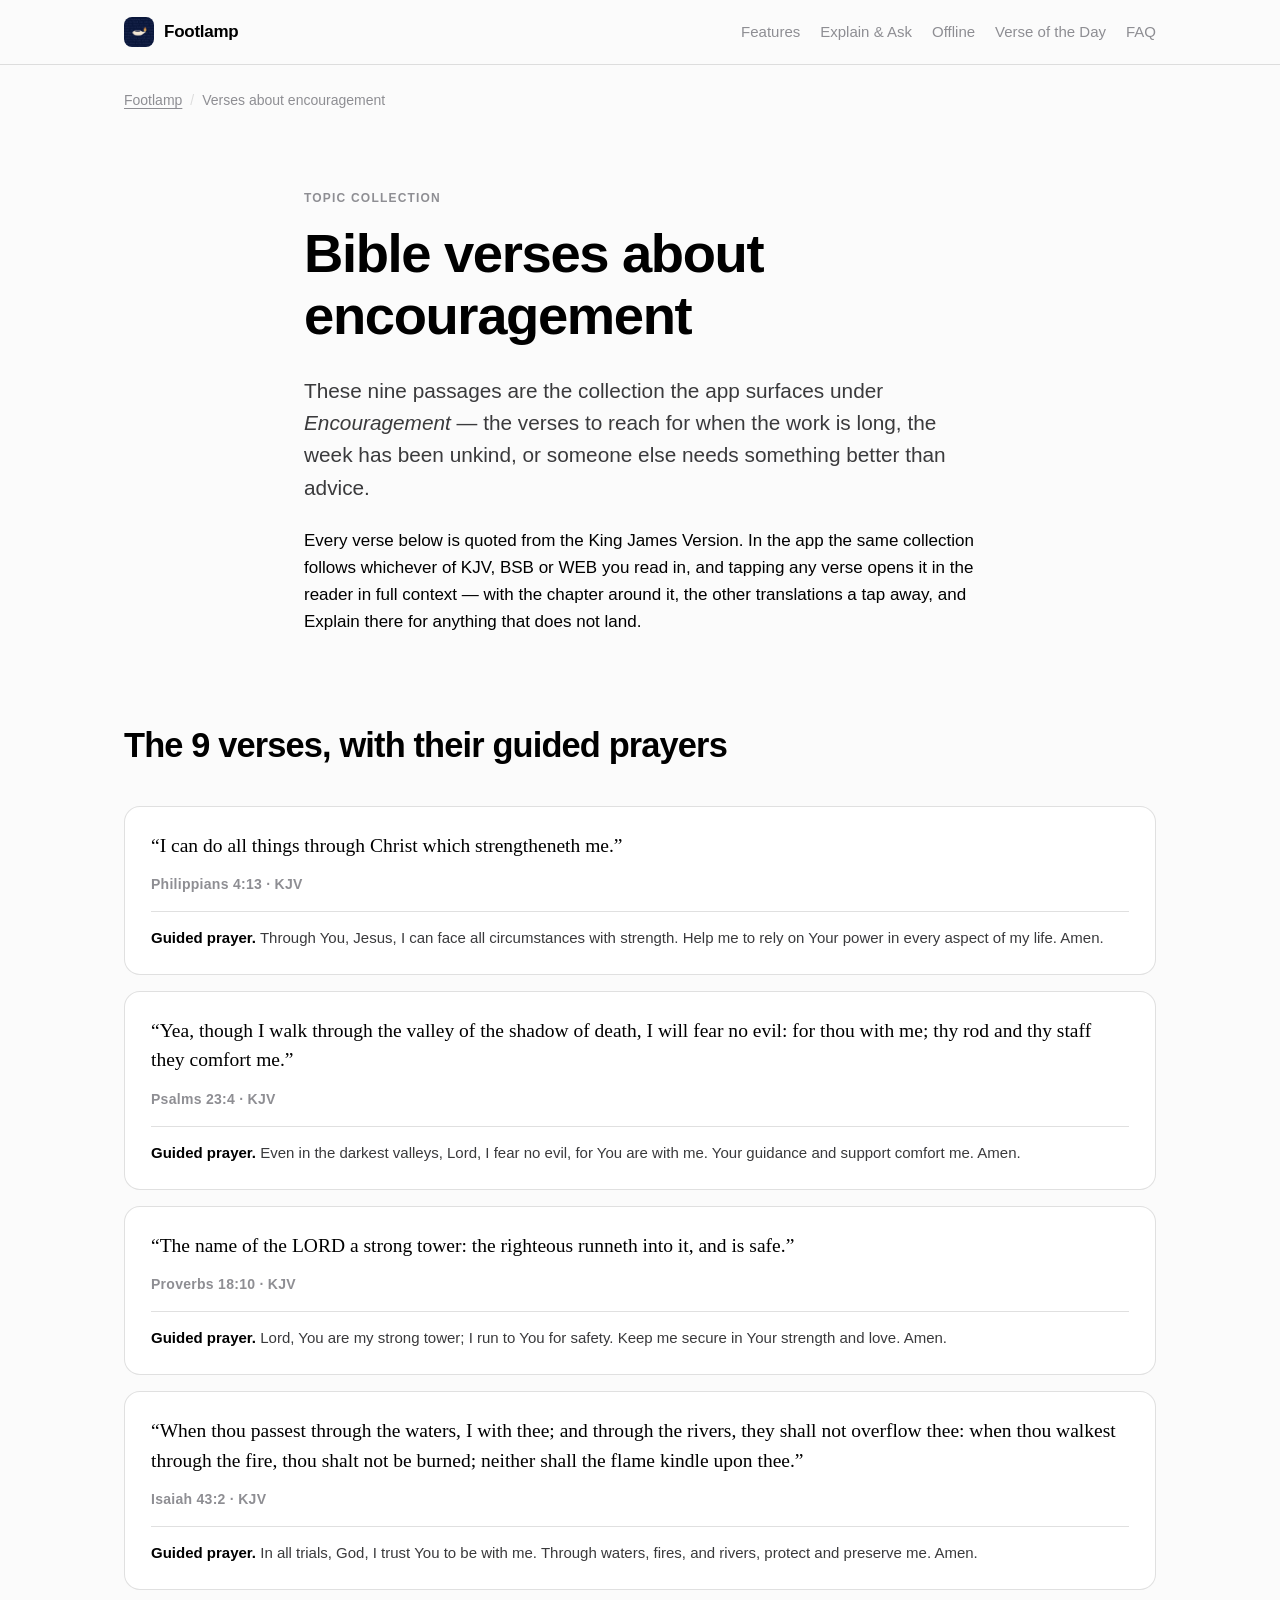
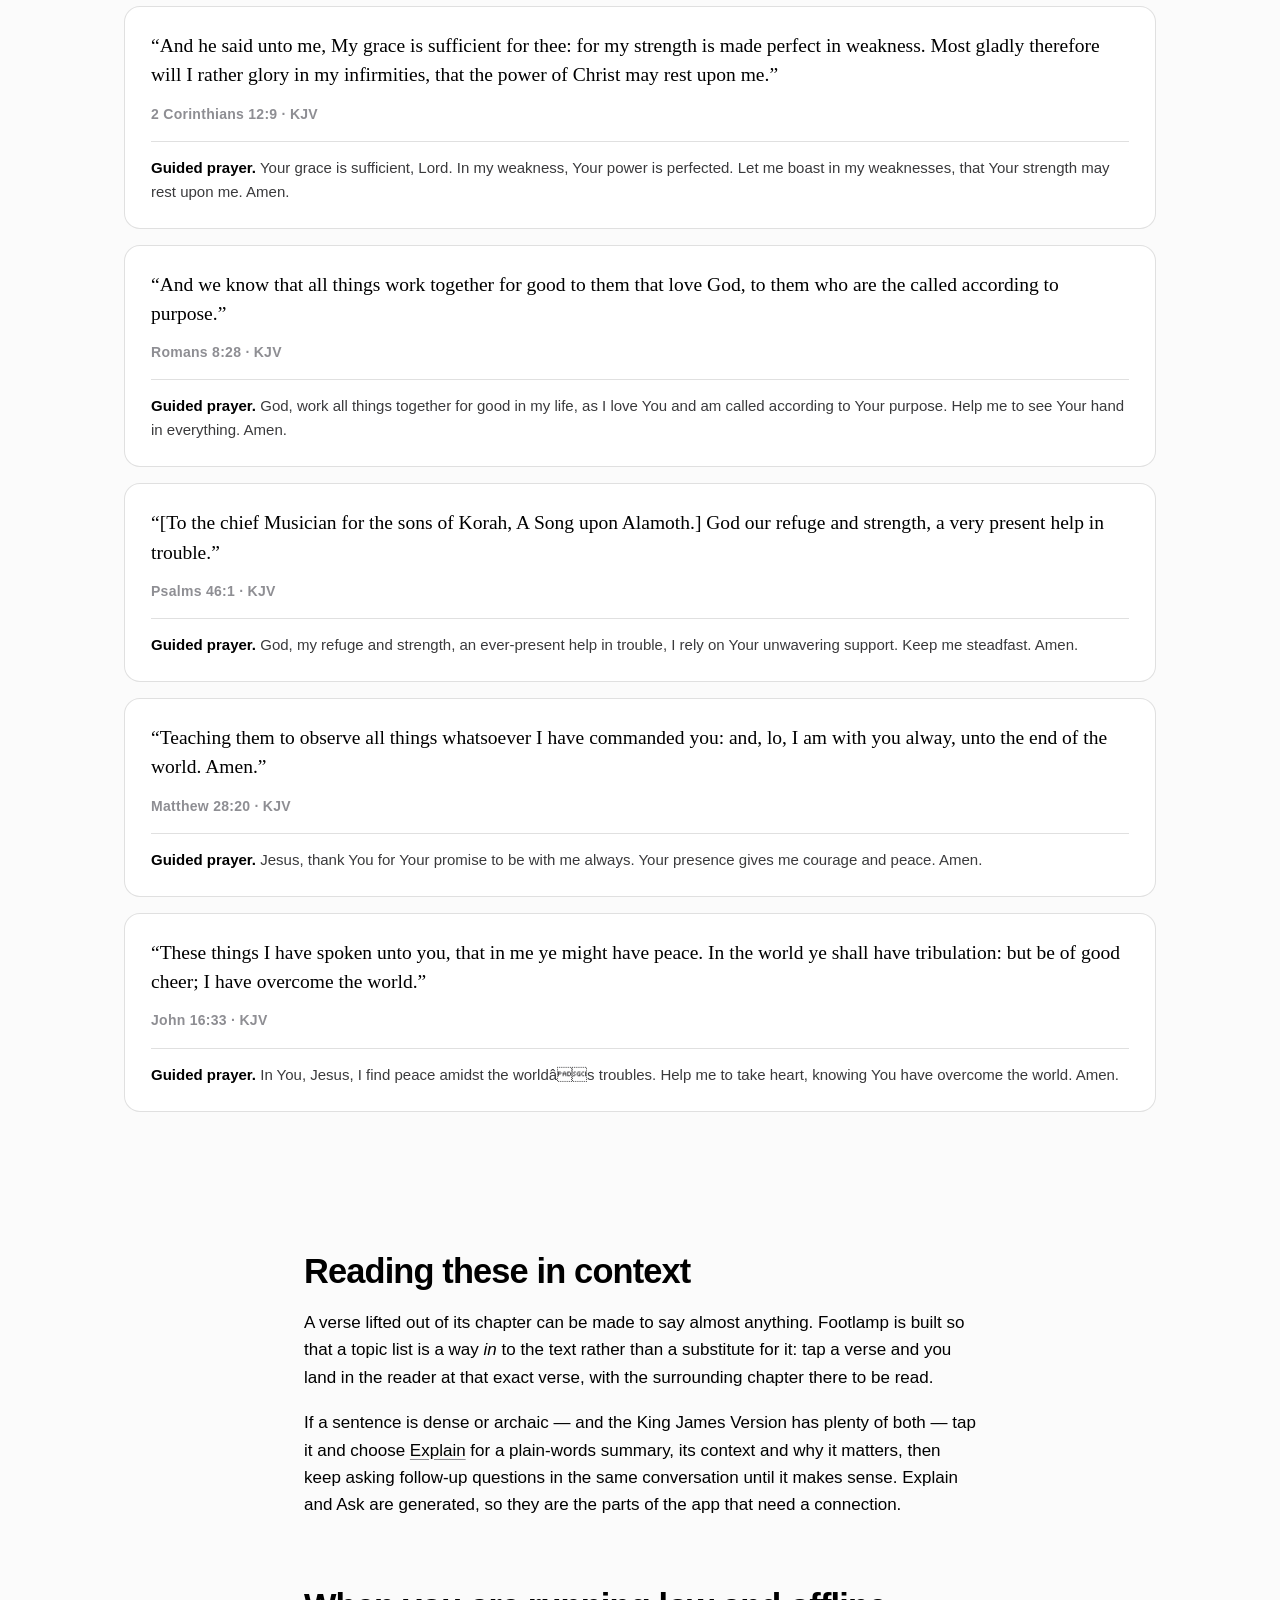
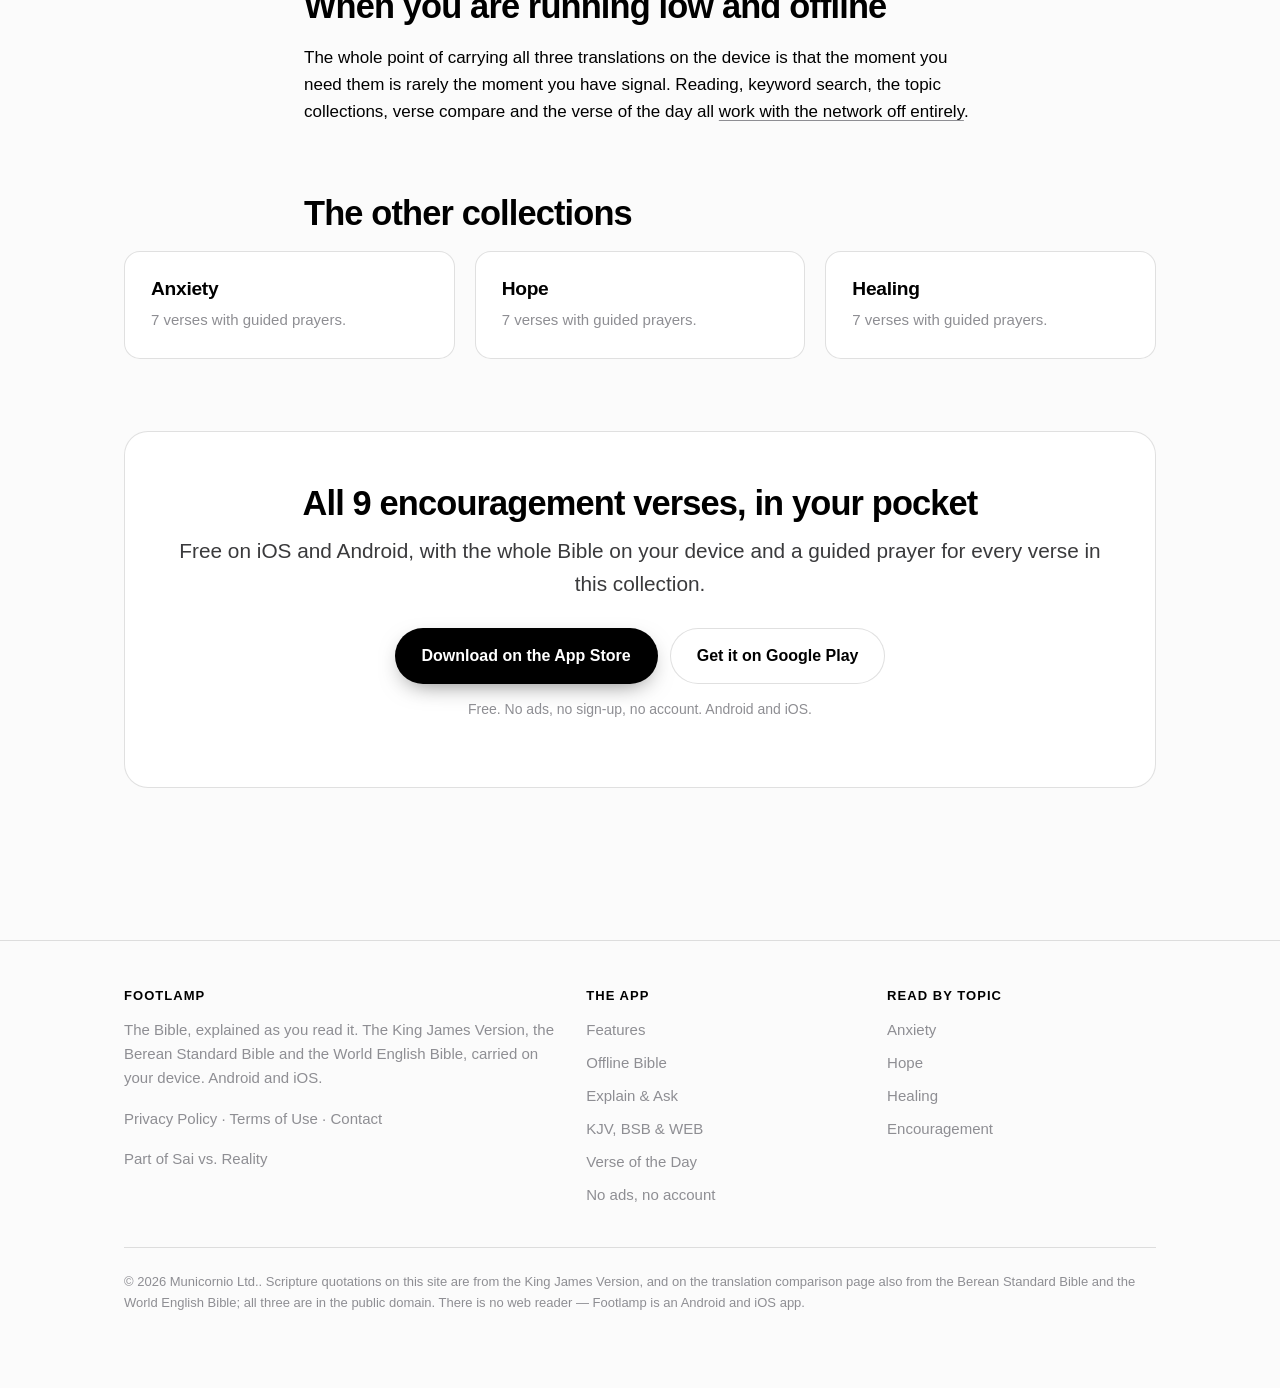
<file: bible-verses-about-encouragement/index.html>
<!doctype html>
<html lang="en">
<head>
<meta charset="utf-8">
<meta name="viewport" content="width=device-width, initial-scale=1">
<title>Bible Verses About Encouragement - 9 Verses with Prayers</title>
<meta name="description" content="Nine Bible verses about encouragement and strength in the King James Version, each with a guided prayer. Read them offline in the free Footlamp app.">
<link rel="canonical" href="https://saivsreality.com/products/footlamp/bible-verses-about-encouragement/">
<meta name="theme-color" content="#FBFBFB">
<meta name="color-scheme" content="light">
<meta name="robots" content="index, follow, max-image-preview:large, max-snippet:-1">
<meta name="author" content="Municornio Ltd.">

<meta property="og:type" content="article">
<meta property="og:site_name" content="Footlamp">
<meta property="og:title" content="Bible Verses About Encouragement - 9 Verses with Prayers">
<meta property="og:description" content="Nine Bible verses about encouragement and strength in the King James Version, each with a guided prayer. Read them offline in the free Footlamp app.">
<meta property="og:url" content="https://saivsreality.com/products/footlamp/bible-verses-about-encouragement/">
<meta property="og:locale" content="en_CA">
<meta property="og:image" content="https://saivsreality.com/products/footlamp/assets/img/og-image.png">
<meta property="og:image:width" content="1200">
<meta property="og:image:height" content="630">
<meta property="og:image:alt" content="Footlamp app icon">

<meta name="twitter:card" content="summary_large_image">
<meta name="twitter:title" content="Bible Verses About Encouragement - 9 Verses with Prayers">
<meta name="twitter:description" content="Nine Bible verses about encouragement and strength in the King James Version, each with a guided prayer. Read them offline in the free Footlamp app.">
<meta name="twitter:image" content="https://saivsreality.com/products/footlamp/assets/img/og-image.png">

<link rel="icon" href="../assets/img/favicon-32.png" sizes="32x32" type="image/png">
<link rel="apple-touch-icon" href="../assets/img/icon-180.png">
<link rel="stylesheet" href="../assets/css/site.css">

<script type="application/ld+json">{"@context":"https://schema.org","@graph":[{"@type":"Organization","@id":"https://saivsreality.com/products/footlamp/#publisher","name":"Municornio Ltd.","url":"https://saivsreality.com/products/footlamp/","email":"unicornio.macau@gmail.com","logo":"https://saivsreality.com/products/footlamp/assets/img/app-logo.png"},{"@type":"WebSite","@id":"https://saivsreality.com/products/footlamp/#website","name":"Footlamp","url":"https://saivsreality.com/products/footlamp/","inLanguage":"en","publisher":{"@id":"https://saivsreality.com/products/footlamp/#publisher"}},{"@type":"MobileApplication","@id":"https://saivsreality.com/products/footlamp/#app","name":"Footlamp: Explain Bible Verses","alternateName":"Footlamp","applicationCategory":"BooksApplication","operatingSystem":"iOS, Android","url":"https://saivsreality.com/products/footlamp/","image":"https://saivsreality.com/products/footlamp/assets/img/app-logo.png","description":"A Bible app for iOS and Android that explains any verse in plain words and answers your questions. The King James Version, Berean Standard Bible and World English Bible are on the device, so reading and search work offline. No ads and no account.","publisher":{"@id":"https://saivsreality.com/products/footlamp/#publisher"},"installUrl":["https://apps.apple.com/app/id6504839289","https://play.google.com/store/apps/details?id=com.municornio.biblereader"],"featureList":["Explain any verse: a one-line summary, what it says, its context and why it matters","Key phrases highlighted in the verse, related verses and follow-up questions","Ask a question in your own words and keep the conversation going","Full KJV, BSB and WEB text bundled on the device","Works offline for reading, search, compare, topics and the verse of the day","Compare a verse side by side across all three translations","On-device keyword search across the whole Bible","A 7-day starter plan for people new to the Bible","Verse of the day with a two-step prayer","Topic collections for anxiety, hope, healing and encouragement","Daily reminder notification","No advertising and no account"],"offers":{"@type":"Offer","price":"0","priceCurrency":"USD","description":"Free to download. Reading, search, compare, topics, the starter plan, the verse of the day, prayers and reminders are never locked. Everyone gets 5 Explain or Ask requests a day; an optional Premium subscription makes them unlimited and keeps past conversations."}},{"@type":"BreadcrumbList","itemListElement":[{"@type":"ListItem","position":1,"name":"Footlamp","item":"https://saivsreality.com/products/footlamp/"},{"@type":"ListItem","position":2,"name":"Bible verses about encouragement","item":"https://saivsreality.com/products/footlamp/bible-verses-about-encouragement/"}]},{"@type":"ItemList","itemListElement":[{"@type":"ListItem","position":1,"name":"Philippians 4:13","item":{"@type":"Quotation","text":"I can do all things through Christ which strengtheneth me.","isPartOf":{"@type":"Book","name":"The Holy Bible, King James Version"}}},{"@type":"ListItem","position":2,"name":"Psalms 23:4","item":{"@type":"Quotation","text":"Yea, though I walk through the valley of the shadow of death, I will fear no evil: for thou with me; thy rod and thy staff they comfort me.","isPartOf":{"@type":"Book","name":"The Holy Bible, King James Version"}}},{"@type":"ListItem","position":3,"name":"Proverbs 18:10","item":{"@type":"Quotation","text":"The name of the LORD a strong tower: the righteous runneth into it, and is safe.","isPartOf":{"@type":"Book","name":"The Holy Bible, King James Version"}}},{"@type":"ListItem","position":4,"name":"Isaiah 43:2","item":{"@type":"Quotation","text":"When thou passest through the waters, I with thee; and through the rivers, they shall not overflow thee: when thou walkest through the fire, thou shalt not be burned; neither shall the flame kindle upon thee.","isPartOf":{"@type":"Book","name":"The Holy Bible, King James Version"}}},{"@type":"ListItem","position":5,"name":"2 Corinthians 12:9","item":{"@type":"Quotation","text":"And he said unto me, My grace is sufficient for thee: for my strength is made perfect in weakness. Most gladly therefore will I rather glory in my infirmities, that the power of Christ may rest upon me.","isPartOf":{"@type":"Book","name":"The Holy Bible, King James Version"}}},{"@type":"ListItem","position":6,"name":"Romans 8:28","item":{"@type":"Quotation","text":"And we know that all things work together for good to them that love God, to them who are the called according to purpose.","isPartOf":{"@type":"Book","name":"The Holy Bible, King James Version"}}},{"@type":"ListItem","position":7,"name":"Psalms 46:1","item":{"@type":"Quotation","text":"[To the chief Musician for the sons of Korah, A Song upon Alamoth.] God our refuge and strength, a very present help in trouble.","isPartOf":{"@type":"Book","name":"The Holy Bible, King James Version"}}},{"@type":"ListItem","position":8,"name":"Matthew 28:20","item":{"@type":"Quotation","text":"Teaching them to observe all things whatsoever I have commanded you: and, lo, I am with you alway, unto the end of the world. Amen.","isPartOf":{"@type":"Book","name":"The Holy Bible, King James Version"}}},{"@type":"ListItem","position":9,"name":"John 16:33","item":{"@type":"Quotation","text":"These things I have spoken unto you, that in me ye might have peace. In the world ye shall have tribulation: but be of good cheer; I have overcome the world.","isPartOf":{"@type":"Book","name":"The Holy Bible, King James Version"}}}]},{"@type":"WebPage","name":"Bible Verses About Encouragement - 9 Verses with Prayers","url":"https://saivsreality.com/products/footlamp/bible-verses-about-encouragement/","description":"Nine Bible verses about encouragement and strength in the King James Version, each with a guided prayer. Read them offline in the free Footlamp app.","isPartOf":{"@id":"https://saivsreality.com/products/footlamp/#website"},"about":{"@type":"Thing","name":"Bible verses about encouragement"},"dateModified":"2026-10-07"}]}</script>
</head>
<body>
<a class="skip-link" href="#main">Skip to content</a>
<header class="site-header">
  <div class="wrap">
    <a class="brand" href="../">
      <img src="../assets/img/app-logo.png" width="30" height="30" alt="" loading="eager" decoding="async">
      <span>Footlamp</span>
    </a>
    <nav class="site-nav" aria-label="Primary">
      <a href="../#features">Features</a><a href="../ai-bible-study-assistant/">Explain &amp; Ask</a><a href="../offline-bible-app/">Offline</a><a href="../verse-of-the-day/">Verse of the Day</a><a href="../#faq">FAQ</a>
    </nav>
  </div>
</header>
<main id="main">

<nav class="crumbs" aria-label="Breadcrumb"><div class="wrap"><ol>
  <li><a href="../">Footlamp</a></li>
  <li aria-current="page">Verses about encouragement</li>
</ol></div></nav>
<section>
  <div class="wrap prose">
    <span class="eyebrow">Topic collection</span>
    <h1>Bible verses about encouragement</h1>
    <p class="lead">These nine passages are the collection the app surfaces under <em>Encouragement</em> &mdash; the verses to reach for when the work is long, the week has been unkind, or someone else needs something better than advice.</p>
    <p>Every verse below is quoted from the King James Version. In the app the same
    collection follows whichever of KJV, BSB or WEB you read in, and tapping any verse
    opens it in the reader in full context &mdash; with the chapter around it, the other
    translations a tap away, and Explain there for anything that does not land.</p>
  </div>
</section>

<section aria-labelledby="verses-heading">
  <div class="wrap">
    <h2 id="verses-heading" class="section-head">The 9 verses, with their guided prayers</h2>
    <ul class="verse-list"><li class="verse"><blockquote>&ldquo;I can do all things through Christ which strengtheneth me.&rdquo;</blockquote><cite>Philippians 4:13 &middot; KJV</cite><p class="prayer"><strong>Guided prayer.</strong> Through You, Jesus, I can face all circumstances with strength. Help me to rely on Your power in every aspect of my life. Amen.</p></li><li class="verse"><blockquote>&ldquo;Yea, though I walk through the valley of the shadow of death, I will fear no evil: for thou with me; thy rod and thy staff they comfort me.&rdquo;</blockquote><cite>Psalms 23:4 &middot; KJV</cite><p class="prayer"><strong>Guided prayer.</strong> Even in the darkest valleys, Lord, I fear no evil, for You are with me. Your guidance and support comfort me. Amen.</p></li><li class="verse"><blockquote>&ldquo;The name of the LORD a strong tower: the righteous runneth into it, and is safe.&rdquo;</blockquote><cite>Proverbs 18:10 &middot; KJV</cite><p class="prayer"><strong>Guided prayer.</strong> Lord, You are my strong tower; I run to You for safety. Keep me secure in Your strength and love. Amen.</p></li><li class="verse"><blockquote>&ldquo;When thou passest through the waters, I with thee; and through the rivers, they shall not overflow thee: when thou walkest through the fire, thou shalt not be burned; neither shall the flame kindle upon thee.&rdquo;</blockquote><cite>Isaiah 43:2 &middot; KJV</cite><p class="prayer"><strong>Guided prayer.</strong> In all trials, God, I trust You to be with me. Through waters, fires, and rivers, protect and preserve me. Amen.</p></li><li class="verse"><blockquote>&ldquo;And he said unto me, My grace is sufficient for thee: for my strength is made perfect in weakness. Most gladly therefore will I rather glory in my infirmities, that the power of Christ may rest upon me.&rdquo;</blockquote><cite>2 Corinthians 12:9 &middot; KJV</cite><p class="prayer"><strong>Guided prayer.</strong> Your grace is sufficient, Lord. In my weakness, Your power is perfected. Let me boast in my weaknesses, that Your strength may rest upon me. Amen.</p></li><li class="verse"><blockquote>&ldquo;And we know that all things work together for good to them that love God, to them who are the called according to purpose.&rdquo;</blockquote><cite>Romans 8:28 &middot; KJV</cite><p class="prayer"><strong>Guided prayer.</strong> God, work all things together for good in my life, as I love You and am called according to Your purpose. Help me to see Your hand in everything. Amen.</p></li><li class="verse"><blockquote>&ldquo;[To the chief Musician for the sons of Korah, A Song upon Alamoth.] God our refuge and strength, a very present help in trouble.&rdquo;</blockquote><cite>Psalms 46:1 &middot; KJV</cite><p class="prayer"><strong>Guided prayer.</strong> God, my refuge and strength, an ever-present help in trouble, I rely on Your unwavering support. Keep me steadfast. Amen.</p></li><li class="verse"><blockquote>&ldquo;Teaching them to observe all things whatsoever I have commanded you: and, lo, I am with you alway, unto the end of the world. Amen.&rdquo;</blockquote><cite>Matthew 28:20 &middot; KJV</cite><p class="prayer"><strong>Guided prayer.</strong> Jesus, thank You for Your promise to be with me always. Your presence gives me courage and peace. Amen.</p></li><li class="verse"><blockquote>&ldquo;These things I have spoken unto you, that in me ye might have peace. In the world ye shall have tribulation: but be of good cheer; I have overcome the world.&rdquo;</blockquote><cite>John 16:33 &middot; KJV</cite><p class="prayer"><strong>Guided prayer.</strong> In You, Jesus, I find peace amidst the worldâs troubles. Help me to take heart, knowing You have overcome the world. Amen.</p></li></ul>
  </div>
</section>

<section>
  <div class="wrap prose">
    <h2>Reading these in context</h2>
    <p>A verse lifted out of its chapter can be made to say almost anything. Footlamp
    is built so that a topic list is a way <em>in</em> to the text rather than a
    substitute for it: tap a verse and you land in the reader at that exact verse, with
    the surrounding chapter there to be read.</p>
    <p>If a sentence is dense or archaic &mdash; and the King James Version has plenty of
    both &mdash; tap it and choose <a href="../ai-bible-study-assistant/">Explain</a> for
    a plain-words summary, its context and why it matters, then keep asking follow-up
    questions in the same conversation until it makes sense. Explain and Ask are
    generated, so they are the parts of the app that need a connection.</p>
    <h2>When you are running low and offline</h2>
    <p>The whole point of carrying all three translations on the device is that the moment
    you need them is rarely the moment you have signal. Reading, keyword search, the
    topic collections, verse compare and the verse of the day all
    <a href="../offline-bible-app/">work with the network off entirely</a>.</p>
    <h2>The other collections</h2>
  </div>
  <div class="wrap"><div class="grid grid-3"><a class="card" href="../bible-verses-about-anxiety/"><h3>Anxiety</h3><p class="muted">7 verses with guided prayers.</p></a><a class="card" href="../bible-verses-about-hope/"><h3>Hope</h3><p class="muted">7 verses with guided prayers.</p></a><a class="card" href="../bible-verses-about-healing/"><h3>Healing</h3><p class="muted">7 verses with guided prayers.</p></a></div></div>
</section>

<section aria-labelledby="cta-heading"><div class="wrap"><div class="band">
  <h2 id="cta-heading">All 9 encouragement verses, in your pocket</h2>
  <p class="lead">Free on iOS and Android, with the whole Bible on your device and a guided prayer for every verse in this collection.</p>
  <div class="cta-row ">
  <a class="btn btn-primary" href="https://apps.apple.com/app/id6504839289">Download on the App&nbsp;Store</a>
  <a class="btn btn-secondary" href="https://play.google.com/store/apps/details?id=com.municornio.biblereader">Get it on Google&nbsp;Play</a>
</div>
<p class="small muted">Free. No ads, no sign-up, no account. Android and iOS.</p>
</div></div></section>

</main>
<footer class="site-footer">
  <div class="wrap">
    <div class="footer-grid">
      <div>
        <h2>Footlamp</h2>
        <p>The Bible, explained as you read it. The King James Version, the Berean
        Standard Bible and the World English Bible, carried on your device. Android
        and iOS.</p>
        <p><a href="https://saivsreality.com/products/footlamp/privacy-policy.html">Privacy Policy</a> &middot;
           <a href="https://www.apple.com/legal/internet-services/itunes/dev/stdeula/">Terms of Use</a> &middot;
           <a href="mailto:unicornio.macau@gmail.com">Contact</a></p>
        <p>Part of <a href="https://mylesieong.github.io/">Sai vs. Reality</a></p>
      </div>
      <div><h2>The app</h2><ul><li><a href="../#features">Features</a></li><li><a href="../offline-bible-app/">Offline Bible</a></li><li><a href="../ai-bible-study-assistant/">Explain &amp; Ask</a></li><li><a href="../compare-bible-translations/">KJV, BSB &amp; WEB</a></li><li><a href="../verse-of-the-day/">Verse of the Day</a></li><li><a href="../bible-app-without-ads/">No ads, no account</a></li></ul></div><div><h2>Read by topic</h2><ul><li><a href="../bible-verses-about-anxiety/">Anxiety</a></li><li><a href="../bible-verses-about-hope/">Hope</a></li><li><a href="../bible-verses-about-healing/">Healing</a></li><li><a href="../bible-verses-about-encouragement/">Encouragement</a></li></ul></div>
    </div>
    <p class="colophon">&copy; 2026 Municornio Ltd.. Scripture quotations on this
    site are from the King James Version, and on the translation comparison page also from the
    Berean Standard Bible and the World English Bible; all three are in the public domain.
    There is no web reader &mdash; Footlamp is an Android and iOS app.</p>
  </div>
</footer>
</body>
</html>
</file>
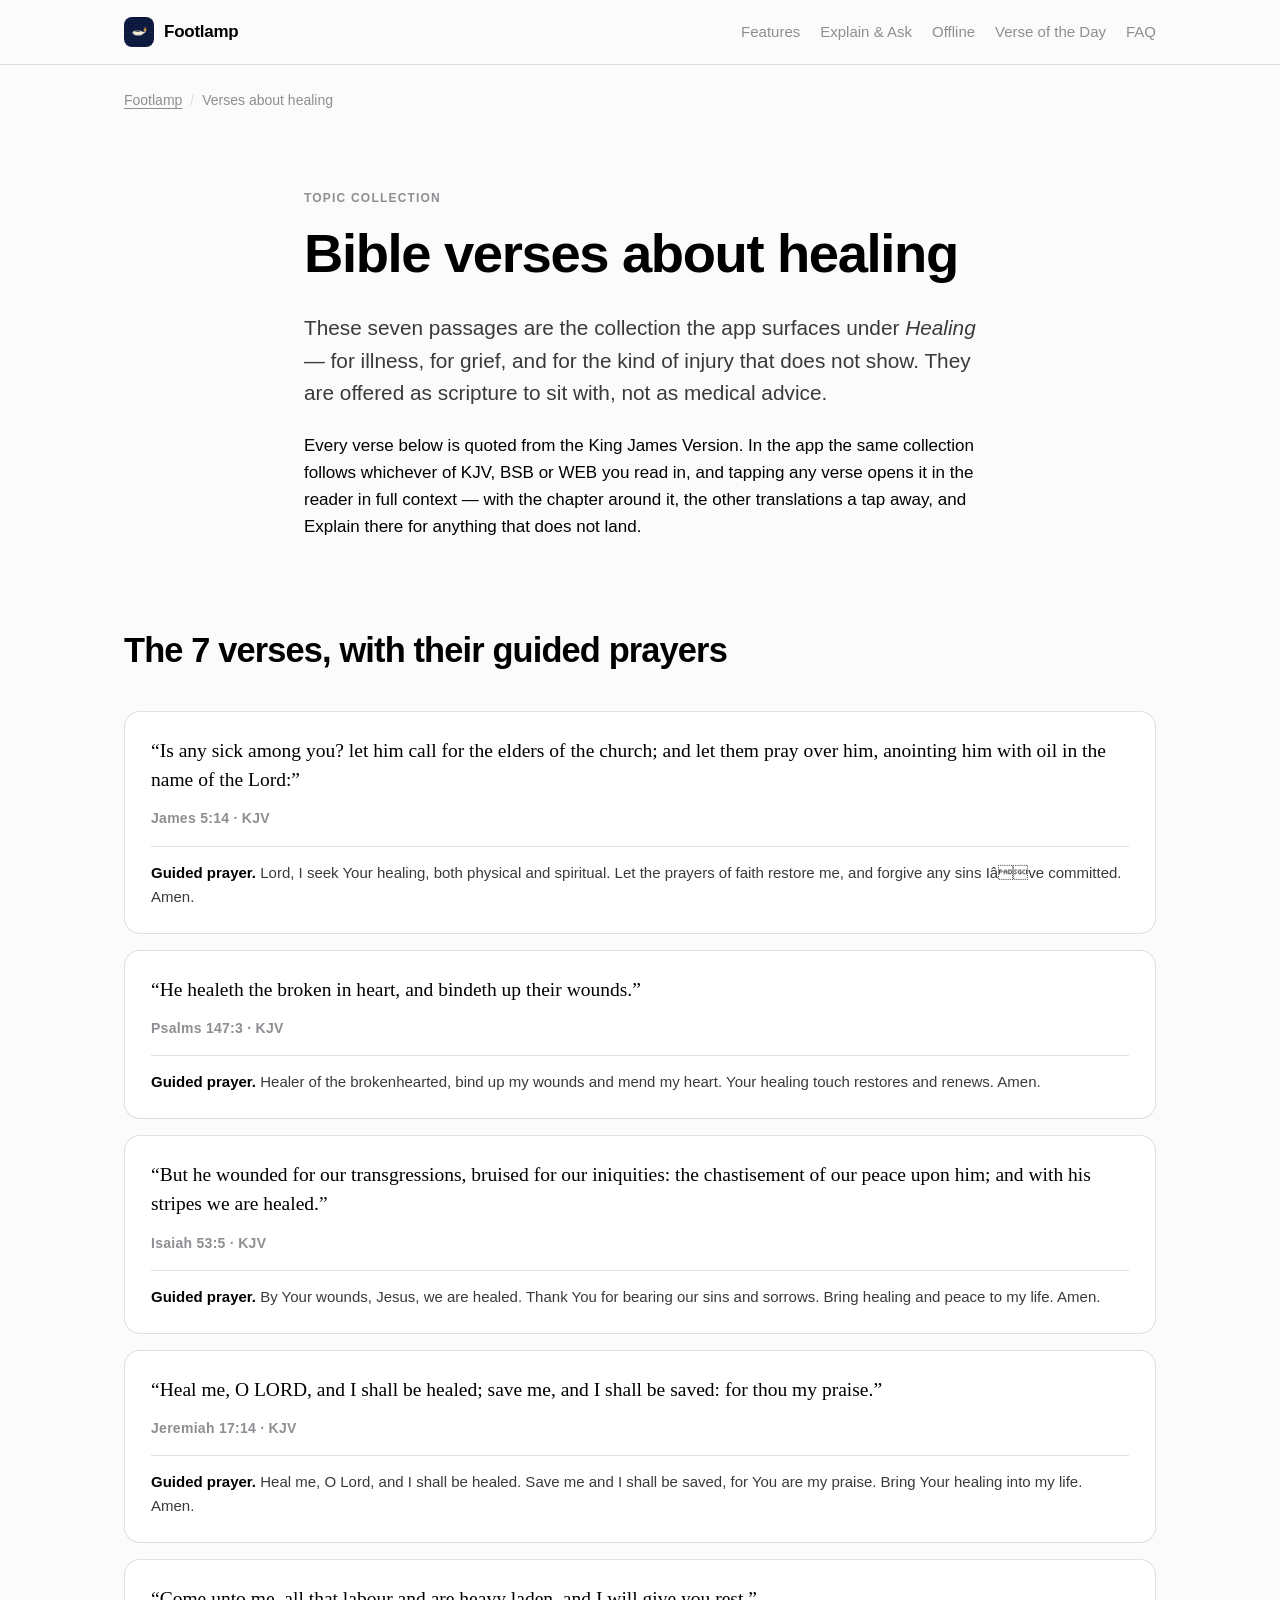
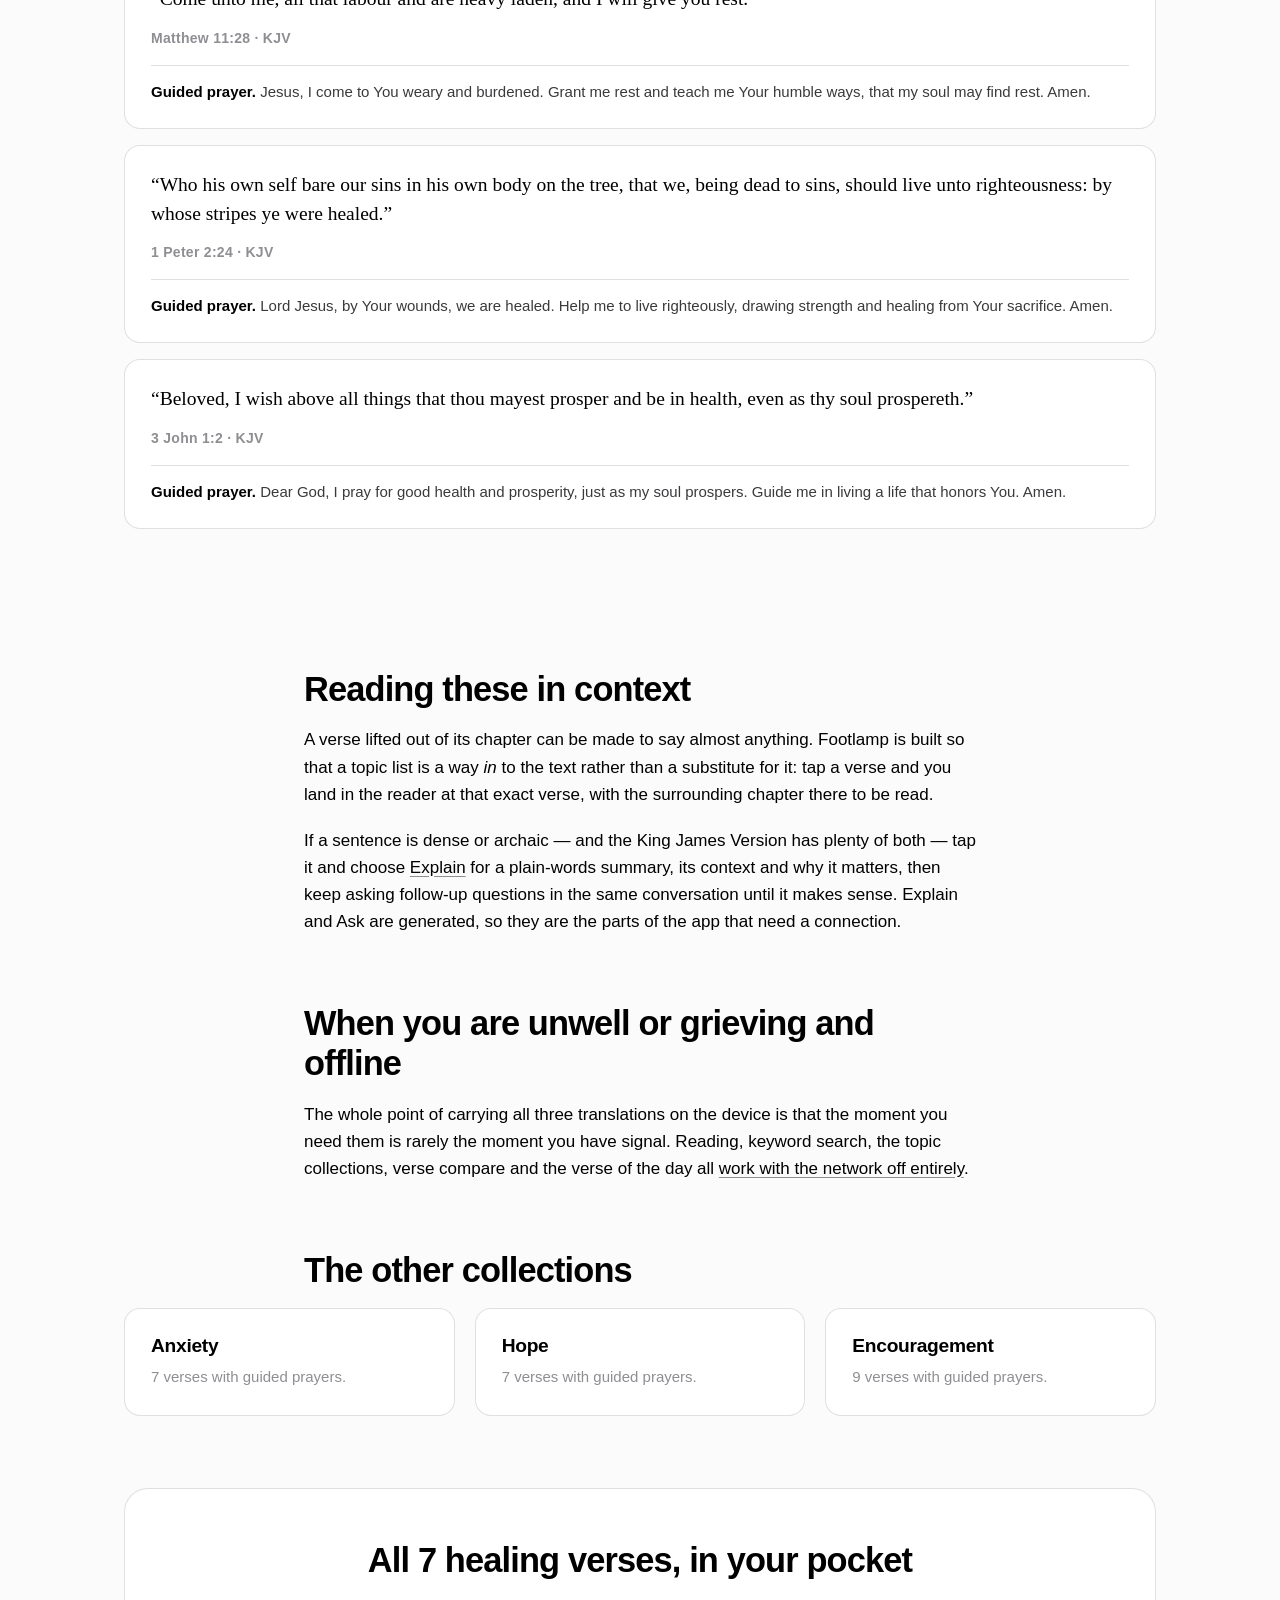
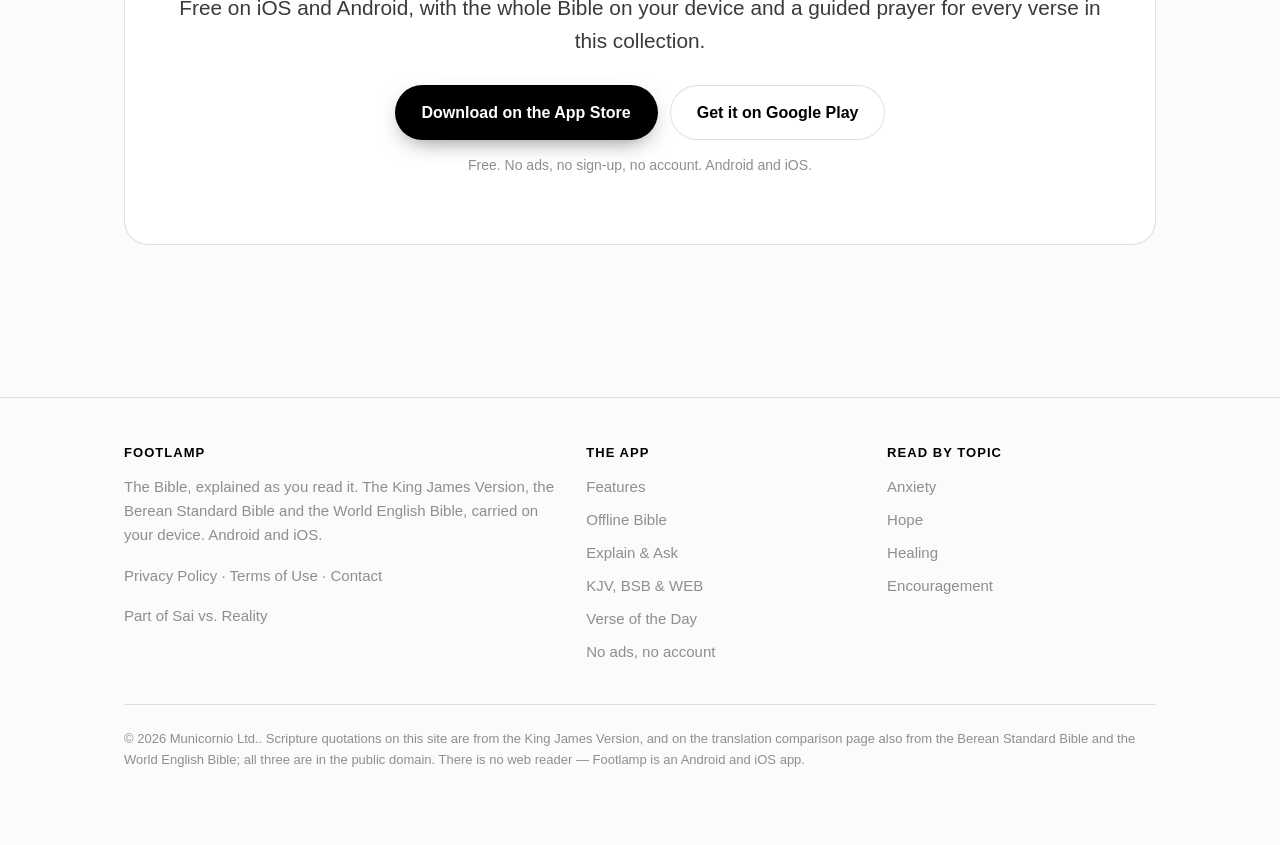
<file: bible-verses-about-healing/index.html>
<!doctype html>
<html lang="en">
<head>
<meta charset="utf-8">
<meta name="viewport" content="width=device-width, initial-scale=1">
<title>Bible Verses About Healing - 7 Verses with Prayers</title>
<meta name="description" content="Seven Bible verses about healing in the King James Version, each with a short guided prayer. Read them in context, offline, in the free Footlamp app.">
<link rel="canonical" href="https://saivsreality.com/products/footlamp/bible-verses-about-healing/">
<meta name="theme-color" content="#FBFBFB">
<meta name="color-scheme" content="light">
<meta name="robots" content="index, follow, max-image-preview:large, max-snippet:-1">
<meta name="author" content="Municornio Ltd.">

<meta property="og:type" content="article">
<meta property="og:site_name" content="Footlamp">
<meta property="og:title" content="Bible Verses About Healing - 7 Verses with Prayers">
<meta property="og:description" content="Seven Bible verses about healing in the King James Version, each with a short guided prayer. Read them in context, offline, in the free Footlamp app.">
<meta property="og:url" content="https://saivsreality.com/products/footlamp/bible-verses-about-healing/">
<meta property="og:locale" content="en_CA">
<meta property="og:image" content="https://saivsreality.com/products/footlamp/assets/img/og-image.png">
<meta property="og:image:width" content="1200">
<meta property="og:image:height" content="630">
<meta property="og:image:alt" content="Footlamp app icon">

<meta name="twitter:card" content="summary_large_image">
<meta name="twitter:title" content="Bible Verses About Healing - 7 Verses with Prayers">
<meta name="twitter:description" content="Seven Bible verses about healing in the King James Version, each with a short guided prayer. Read them in context, offline, in the free Footlamp app.">
<meta name="twitter:image" content="https://saivsreality.com/products/footlamp/assets/img/og-image.png">

<link rel="icon" href="../assets/img/favicon-32.png" sizes="32x32" type="image/png">
<link rel="apple-touch-icon" href="../assets/img/icon-180.png">
<link rel="stylesheet" href="../assets/css/site.css">

<script type="application/ld+json">{"@context":"https://schema.org","@graph":[{"@type":"Organization","@id":"https://saivsreality.com/products/footlamp/#publisher","name":"Municornio Ltd.","url":"https://saivsreality.com/products/footlamp/","email":"unicornio.macau@gmail.com","logo":"https://saivsreality.com/products/footlamp/assets/img/app-logo.png"},{"@type":"WebSite","@id":"https://saivsreality.com/products/footlamp/#website","name":"Footlamp","url":"https://saivsreality.com/products/footlamp/","inLanguage":"en","publisher":{"@id":"https://saivsreality.com/products/footlamp/#publisher"}},{"@type":"MobileApplication","@id":"https://saivsreality.com/products/footlamp/#app","name":"Footlamp: Explain Bible Verses","alternateName":"Footlamp","applicationCategory":"BooksApplication","operatingSystem":"iOS, Android","url":"https://saivsreality.com/products/footlamp/","image":"https://saivsreality.com/products/footlamp/assets/img/app-logo.png","description":"A Bible app for iOS and Android that explains any verse in plain words and answers your questions. The King James Version, Berean Standard Bible and World English Bible are on the device, so reading and search work offline. No ads and no account.","publisher":{"@id":"https://saivsreality.com/products/footlamp/#publisher"},"installUrl":["https://apps.apple.com/app/id6504839289","https://play.google.com/store/apps/details?id=com.municornio.biblereader"],"featureList":["Explain any verse: a one-line summary, what it says, its context and why it matters","Key phrases highlighted in the verse, related verses and follow-up questions","Ask a question in your own words and keep the conversation going","Full KJV, BSB and WEB text bundled on the device","Works offline for reading, search, compare, topics and the verse of the day","Compare a verse side by side across all three translations","On-device keyword search across the whole Bible","A 7-day starter plan for people new to the Bible","Verse of the day with a two-step prayer","Topic collections for anxiety, hope, healing and encouragement","Daily reminder notification","No advertising and no account"],"offers":{"@type":"Offer","price":"0","priceCurrency":"USD","description":"Free to download. Reading, search, compare, topics, the starter plan, the verse of the day, prayers and reminders are never locked. Everyone gets 5 Explain or Ask requests a day; an optional Premium subscription makes them unlimited and keeps past conversations."}},{"@type":"BreadcrumbList","itemListElement":[{"@type":"ListItem","position":1,"name":"Footlamp","item":"https://saivsreality.com/products/footlamp/"},{"@type":"ListItem","position":2,"name":"Bible verses about healing","item":"https://saivsreality.com/products/footlamp/bible-verses-about-healing/"}]},{"@type":"ItemList","itemListElement":[{"@type":"ListItem","position":1,"name":"James 5:14","item":{"@type":"Quotation","text":"Is any sick among you? let him call for the elders of the church; and let them pray over him, anointing him with oil in the name of the Lord:","isPartOf":{"@type":"Book","name":"The Holy Bible, King James Version"}}},{"@type":"ListItem","position":2,"name":"Psalms 147:3","item":{"@type":"Quotation","text":"He healeth the broken in heart, and bindeth up their wounds.","isPartOf":{"@type":"Book","name":"The Holy Bible, King James Version"}}},{"@type":"ListItem","position":3,"name":"Isaiah 53:5","item":{"@type":"Quotation","text":"But he wounded for our transgressions, bruised for our iniquities: the chastisement of our peace upon him; and with his stripes we are healed.","isPartOf":{"@type":"Book","name":"The Holy Bible, King James Version"}}},{"@type":"ListItem","position":4,"name":"Jeremiah 17:14","item":{"@type":"Quotation","text":"Heal me, O LORD, and I shall be healed; save me, and I shall be saved: for thou my praise.","isPartOf":{"@type":"Book","name":"The Holy Bible, King James Version"}}},{"@type":"ListItem","position":5,"name":"Matthew 11:28","item":{"@type":"Quotation","text":"Come unto me, all that labour and are heavy laden, and I will give you rest.","isPartOf":{"@type":"Book","name":"The Holy Bible, King James Version"}}},{"@type":"ListItem","position":6,"name":"1 Peter 2:24","item":{"@type":"Quotation","text":"Who his own self bare our sins in his own body on the tree, that we, being dead to sins, should live unto righteousness: by whose stripes ye were healed.","isPartOf":{"@type":"Book","name":"The Holy Bible, King James Version"}}},{"@type":"ListItem","position":7,"name":"3 John 1:2","item":{"@type":"Quotation","text":"Beloved, I wish above all things that thou mayest prosper and be in health, even as thy soul prospereth.","isPartOf":{"@type":"Book","name":"The Holy Bible, King James Version"}}}]},{"@type":"WebPage","name":"Bible Verses About Healing - 7 Verses with Prayers","url":"https://saivsreality.com/products/footlamp/bible-verses-about-healing/","description":"Seven Bible verses about healing in the King James Version, each with a short guided prayer. Read them in context, offline, in the free Footlamp app.","isPartOf":{"@id":"https://saivsreality.com/products/footlamp/#website"},"about":{"@type":"Thing","name":"Bible verses about healing"},"dateModified":"2026-10-07"}]}</script>
</head>
<body>
<a class="skip-link" href="#main">Skip to content</a>
<header class="site-header">
  <div class="wrap">
    <a class="brand" href="../">
      <img src="../assets/img/app-logo.png" width="30" height="30" alt="" loading="eager" decoding="async">
      <span>Footlamp</span>
    </a>
    <nav class="site-nav" aria-label="Primary">
      <a href="../#features">Features</a><a href="../ai-bible-study-assistant/">Explain &amp; Ask</a><a href="../offline-bible-app/">Offline</a><a href="../verse-of-the-day/">Verse of the Day</a><a href="../#faq">FAQ</a>
    </nav>
  </div>
</header>
<main id="main">

<nav class="crumbs" aria-label="Breadcrumb"><div class="wrap"><ol>
  <li><a href="../">Footlamp</a></li>
  <li aria-current="page">Verses about healing</li>
</ol></div></nav>
<section>
  <div class="wrap prose">
    <span class="eyebrow">Topic collection</span>
    <h1>Bible verses about healing</h1>
    <p class="lead">These seven passages are the collection the app surfaces under <em>Healing</em> &mdash; for illness, for grief, and for the kind of injury that does not show. They are offered as scripture to sit with, not as medical advice.</p>
    <p>Every verse below is quoted from the King James Version. In the app the same
    collection follows whichever of KJV, BSB or WEB you read in, and tapping any verse
    opens it in the reader in full context &mdash; with the chapter around it, the other
    translations a tap away, and Explain there for anything that does not land.</p>
  </div>
</section>

<section aria-labelledby="verses-heading">
  <div class="wrap">
    <h2 id="verses-heading" class="section-head">The 7 verses, with their guided prayers</h2>
    <ul class="verse-list"><li class="verse"><blockquote>&ldquo;Is any sick among you? let him call for the elders of the church; and let them pray over him, anointing him with oil in the name of the Lord:&rdquo;</blockquote><cite>James 5:14 &middot; KJV</cite><p class="prayer"><strong>Guided prayer.</strong> Lord, I seek Your healing, both physical and spiritual. Let the prayers of faith restore me, and forgive any sins Iâve committed. Amen.</p></li><li class="verse"><blockquote>&ldquo;He healeth the broken in heart, and bindeth up their wounds.&rdquo;</blockquote><cite>Psalms 147:3 &middot; KJV</cite><p class="prayer"><strong>Guided prayer.</strong> Healer of the brokenhearted, bind up my wounds and mend my heart. Your healing touch restores and renews. Amen.</p></li><li class="verse"><blockquote>&ldquo;But he wounded for our transgressions, bruised for our iniquities: the chastisement of our peace upon him; and with his stripes we are healed.&rdquo;</blockquote><cite>Isaiah 53:5 &middot; KJV</cite><p class="prayer"><strong>Guided prayer.</strong> By Your wounds, Jesus, we are healed. Thank You for bearing our sins and sorrows. Bring healing and peace to my life. Amen.</p></li><li class="verse"><blockquote>&ldquo;Heal me, O LORD, and I shall be healed; save me, and I shall be saved: for thou my praise.&rdquo;</blockquote><cite>Jeremiah 17:14 &middot; KJV</cite><p class="prayer"><strong>Guided prayer.</strong> Heal me, O Lord, and I shall be healed. Save me and I shall be saved, for You are my praise. Bring Your healing into my life. Amen.</p></li><li class="verse"><blockquote>&ldquo;Come unto me, all that labour and are heavy laden, and I will give you rest.&rdquo;</blockquote><cite>Matthew 11:28 &middot; KJV</cite><p class="prayer"><strong>Guided prayer.</strong> Jesus, I come to You weary and burdened. Grant me rest and teach me Your humble ways, that my soul may find rest. Amen.</p></li><li class="verse"><blockquote>&ldquo;Who his own self bare our sins in his own body on the tree, that we, being dead to sins, should live unto righteousness: by whose stripes ye were healed.&rdquo;</blockquote><cite>1 Peter 2:24 &middot; KJV</cite><p class="prayer"><strong>Guided prayer.</strong> Lord Jesus, by Your wounds, we are healed. Help me to live righteously, drawing strength and healing from Your sacrifice. Amen.</p></li><li class="verse"><blockquote>&ldquo;Beloved, I wish above all things that thou mayest prosper and be in health, even as thy soul prospereth.&rdquo;</blockquote><cite>3 John 1:2 &middot; KJV</cite><p class="prayer"><strong>Guided prayer.</strong> Dear God, I pray for good health and prosperity, just as my soul prospers. Guide me in living a life that honors You. Amen.</p></li></ul>
  </div>
</section>

<section>
  <div class="wrap prose">
    <h2>Reading these in context</h2>
    <p>A verse lifted out of its chapter can be made to say almost anything. Footlamp
    is built so that a topic list is a way <em>in</em> to the text rather than a
    substitute for it: tap a verse and you land in the reader at that exact verse, with
    the surrounding chapter there to be read.</p>
    <p>If a sentence is dense or archaic &mdash; and the King James Version has plenty of
    both &mdash; tap it and choose <a href="../ai-bible-study-assistant/">Explain</a> for
    a plain-words summary, its context and why it matters, then keep asking follow-up
    questions in the same conversation until it makes sense. Explain and Ask are
    generated, so they are the parts of the app that need a connection.</p>
    <h2>When you are unwell or grieving and offline</h2>
    <p>The whole point of carrying all three translations on the device is that the moment
    you need them is rarely the moment you have signal. Reading, keyword search, the
    topic collections, verse compare and the verse of the day all
    <a href="../offline-bible-app/">work with the network off entirely</a>.</p>
    <h2>The other collections</h2>
  </div>
  <div class="wrap"><div class="grid grid-3"><a class="card" href="../bible-verses-about-anxiety/"><h3>Anxiety</h3><p class="muted">7 verses with guided prayers.</p></a><a class="card" href="../bible-verses-about-hope/"><h3>Hope</h3><p class="muted">7 verses with guided prayers.</p></a><a class="card" href="../bible-verses-about-encouragement/"><h3>Encouragement</h3><p class="muted">9 verses with guided prayers.</p></a></div></div>
</section>

<section aria-labelledby="cta-heading"><div class="wrap"><div class="band">
  <h2 id="cta-heading">All 7 healing verses, in your pocket</h2>
  <p class="lead">Free on iOS and Android, with the whole Bible on your device and a guided prayer for every verse in this collection.</p>
  <div class="cta-row ">
  <a class="btn btn-primary" href="https://apps.apple.com/app/id6504839289">Download on the App&nbsp;Store</a>
  <a class="btn btn-secondary" href="https://play.google.com/store/apps/details?id=com.municornio.biblereader">Get it on Google&nbsp;Play</a>
</div>
<p class="small muted">Free. No ads, no sign-up, no account. Android and iOS.</p>
</div></div></section>

</main>
<footer class="site-footer">
  <div class="wrap">
    <div class="footer-grid">
      <div>
        <h2>Footlamp</h2>
        <p>The Bible, explained as you read it. The King James Version, the Berean
        Standard Bible and the World English Bible, carried on your device. Android
        and iOS.</p>
        <p><a href="https://saivsreality.com/products/footlamp/privacy-policy.html">Privacy Policy</a> &middot;
           <a href="https://www.apple.com/legal/internet-services/itunes/dev/stdeula/">Terms of Use</a> &middot;
           <a href="mailto:unicornio.macau@gmail.com">Contact</a></p>
        <p>Part of <a href="https://mylesieong.github.io/">Sai vs. Reality</a></p>
      </div>
      <div><h2>The app</h2><ul><li><a href="../#features">Features</a></li><li><a href="../offline-bible-app/">Offline Bible</a></li><li><a href="../ai-bible-study-assistant/">Explain &amp; Ask</a></li><li><a href="../compare-bible-translations/">KJV, BSB &amp; WEB</a></li><li><a href="../verse-of-the-day/">Verse of the Day</a></li><li><a href="../bible-app-without-ads/">No ads, no account</a></li></ul></div><div><h2>Read by topic</h2><ul><li><a href="../bible-verses-about-anxiety/">Anxiety</a></li><li><a href="../bible-verses-about-hope/">Hope</a></li><li><a href="../bible-verses-about-healing/">Healing</a></li><li><a href="../bible-verses-about-encouragement/">Encouragement</a></li></ul></div>
    </div>
    <p class="colophon">&copy; 2026 Municornio Ltd.. Scripture quotations on this
    site are from the King James Version, and on the translation comparison page also from the
    Berean Standard Bible and the World English Bible; all three are in the public domain.
    There is no web reader &mdash; Footlamp is an Android and iOS app.</p>
  </div>
</footer>
</body>
</html>
</file>
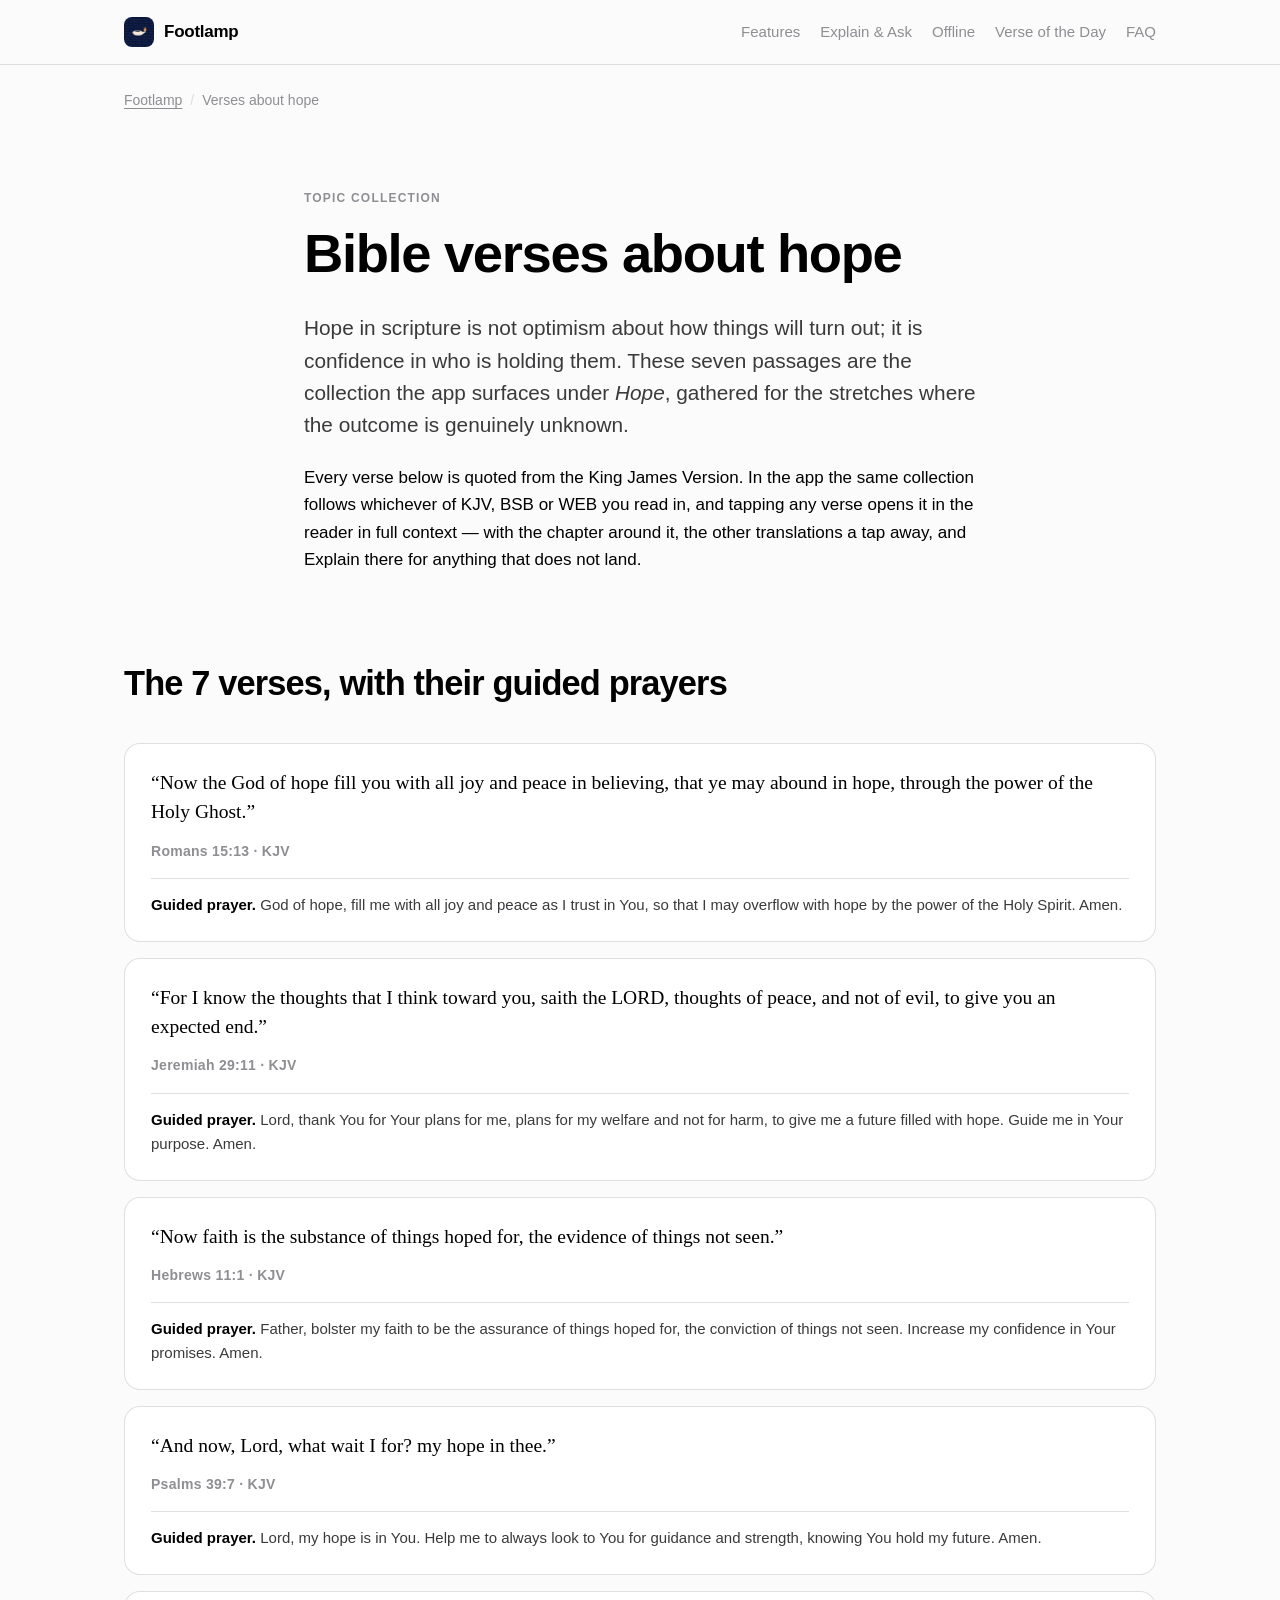
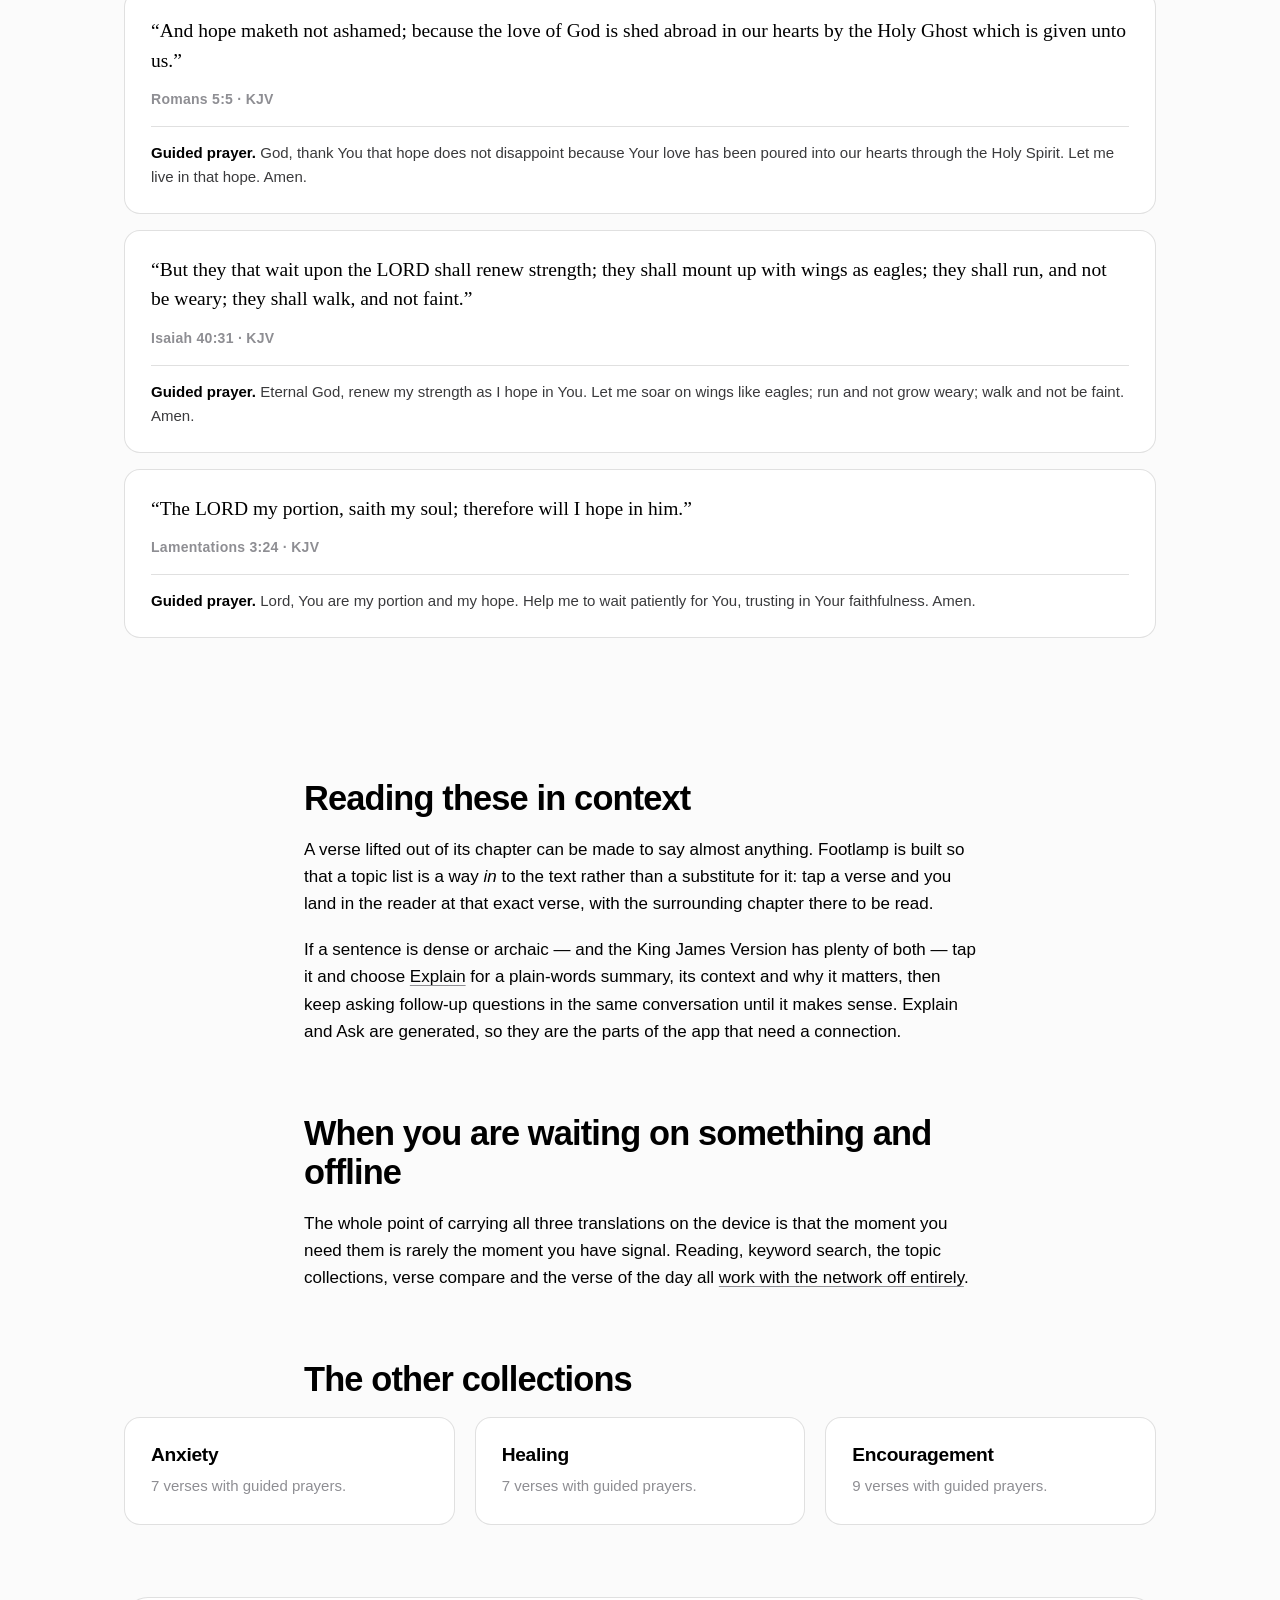
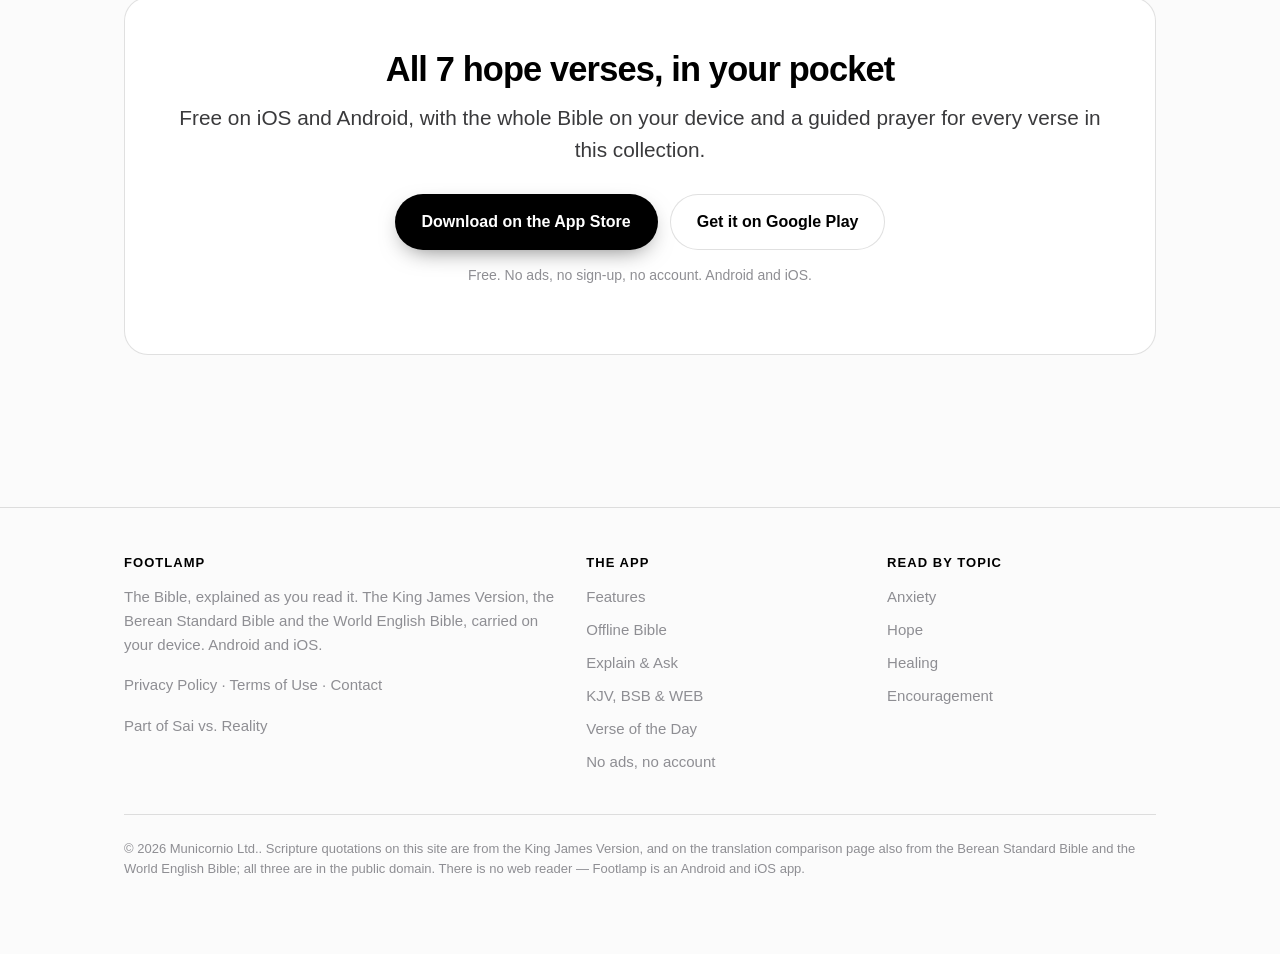
<file: bible-verses-about-hope/index.html>
<!doctype html>
<html lang="en">
<head>
<meta charset="utf-8">
<meta name="viewport" content="width=device-width, initial-scale=1">
<title>Bible Verses About Hope - 7 Verses with Prayers</title>
<meta name="description" content="Seven Bible verses about hope in the King James Version, each with a guided prayer. Read them in full context offline in the free Footlamp app for iOS and Android.">
<link rel="canonical" href="https://saivsreality.com/products/footlamp/bible-verses-about-hope/">
<meta name="theme-color" content="#FBFBFB">
<meta name="color-scheme" content="light">
<meta name="robots" content="index, follow, max-image-preview:large, max-snippet:-1">
<meta name="author" content="Municornio Ltd.">

<meta property="og:type" content="article">
<meta property="og:site_name" content="Footlamp">
<meta property="og:title" content="Bible Verses About Hope - 7 Verses with Prayers">
<meta property="og:description" content="Seven Bible verses about hope in the King James Version, each with a guided prayer. Read them in full context offline in the free Footlamp app for iOS and Android.">
<meta property="og:url" content="https://saivsreality.com/products/footlamp/bible-verses-about-hope/">
<meta property="og:locale" content="en_CA">
<meta property="og:image" content="https://saivsreality.com/products/footlamp/assets/img/og-image.png">
<meta property="og:image:width" content="1200">
<meta property="og:image:height" content="630">
<meta property="og:image:alt" content="Footlamp app icon">

<meta name="twitter:card" content="summary_large_image">
<meta name="twitter:title" content="Bible Verses About Hope - 7 Verses with Prayers">
<meta name="twitter:description" content="Seven Bible verses about hope in the King James Version, each with a guided prayer. Read them in full context offline in the free Footlamp app for iOS and Android.">
<meta name="twitter:image" content="https://saivsreality.com/products/footlamp/assets/img/og-image.png">

<link rel="icon" href="../assets/img/favicon-32.png" sizes="32x32" type="image/png">
<link rel="apple-touch-icon" href="../assets/img/icon-180.png">
<link rel="stylesheet" href="../assets/css/site.css">

<script type="application/ld+json">{"@context":"https://schema.org","@graph":[{"@type":"Organization","@id":"https://saivsreality.com/products/footlamp/#publisher","name":"Municornio Ltd.","url":"https://saivsreality.com/products/footlamp/","email":"unicornio.macau@gmail.com","logo":"https://saivsreality.com/products/footlamp/assets/img/app-logo.png"},{"@type":"WebSite","@id":"https://saivsreality.com/products/footlamp/#website","name":"Footlamp","url":"https://saivsreality.com/products/footlamp/","inLanguage":"en","publisher":{"@id":"https://saivsreality.com/products/footlamp/#publisher"}},{"@type":"MobileApplication","@id":"https://saivsreality.com/products/footlamp/#app","name":"Footlamp: Explain Bible Verses","alternateName":"Footlamp","applicationCategory":"BooksApplication","operatingSystem":"iOS, Android","url":"https://saivsreality.com/products/footlamp/","image":"https://saivsreality.com/products/footlamp/assets/img/app-logo.png","description":"A Bible app for iOS and Android that explains any verse in plain words and answers your questions. The King James Version, Berean Standard Bible and World English Bible are on the device, so reading and search work offline. No ads and no account.","publisher":{"@id":"https://saivsreality.com/products/footlamp/#publisher"},"installUrl":["https://apps.apple.com/app/id6504839289","https://play.google.com/store/apps/details?id=com.municornio.biblereader"],"featureList":["Explain any verse: a one-line summary, what it says, its context and why it matters","Key phrases highlighted in the verse, related verses and follow-up questions","Ask a question in your own words and keep the conversation going","Full KJV, BSB and WEB text bundled on the device","Works offline for reading, search, compare, topics and the verse of the day","Compare a verse side by side across all three translations","On-device keyword search across the whole Bible","A 7-day starter plan for people new to the Bible","Verse of the day with a two-step prayer","Topic collections for anxiety, hope, healing and encouragement","Daily reminder notification","No advertising and no account"],"offers":{"@type":"Offer","price":"0","priceCurrency":"USD","description":"Free to download. Reading, search, compare, topics, the starter plan, the verse of the day, prayers and reminders are never locked. Everyone gets 5 Explain or Ask requests a day; an optional Premium subscription makes them unlimited and keeps past conversations."}},{"@type":"BreadcrumbList","itemListElement":[{"@type":"ListItem","position":1,"name":"Footlamp","item":"https://saivsreality.com/products/footlamp/"},{"@type":"ListItem","position":2,"name":"Bible verses about hope","item":"https://saivsreality.com/products/footlamp/bible-verses-about-hope/"}]},{"@type":"ItemList","itemListElement":[{"@type":"ListItem","position":1,"name":"Romans 15:13","item":{"@type":"Quotation","text":"Now the God of hope fill you with all joy and peace in believing, that ye may abound in hope, through the power of the Holy Ghost.","isPartOf":{"@type":"Book","name":"The Holy Bible, King James Version"}}},{"@type":"ListItem","position":2,"name":"Jeremiah 29:11","item":{"@type":"Quotation","text":"For I know the thoughts that I think toward you, saith the LORD, thoughts of peace, and not of evil, to give you an expected end.","isPartOf":{"@type":"Book","name":"The Holy Bible, King James Version"}}},{"@type":"ListItem","position":3,"name":"Hebrews 11:1","item":{"@type":"Quotation","text":"Now faith is the substance of things hoped for, the evidence of things not seen.","isPartOf":{"@type":"Book","name":"The Holy Bible, King James Version"}}},{"@type":"ListItem","position":4,"name":"Psalms 39:7","item":{"@type":"Quotation","text":"And now, Lord, what wait I for? my hope in thee.","isPartOf":{"@type":"Book","name":"The Holy Bible, King James Version"}}},{"@type":"ListItem","position":5,"name":"Romans 5:5","item":{"@type":"Quotation","text":"And hope maketh not ashamed; because the love of God is shed abroad in our hearts by the Holy Ghost which is given unto us.","isPartOf":{"@type":"Book","name":"The Holy Bible, King James Version"}}},{"@type":"ListItem","position":6,"name":"Isaiah 40:31","item":{"@type":"Quotation","text":"But they that wait upon the LORD shall renew strength; they shall mount up with wings as eagles; they shall run, and not be weary; they shall walk, and not faint.","isPartOf":{"@type":"Book","name":"The Holy Bible, King James Version"}}},{"@type":"ListItem","position":7,"name":"Lamentations 3:24","item":{"@type":"Quotation","text":"The LORD my portion, saith my soul; therefore will I hope in him.","isPartOf":{"@type":"Book","name":"The Holy Bible, King James Version"}}}]},{"@type":"WebPage","name":"Bible Verses About Hope - 7 Verses with Prayers","url":"https://saivsreality.com/products/footlamp/bible-verses-about-hope/","description":"Seven Bible verses about hope in the King James Version, each with a guided prayer. Read them in full context offline in the free Footlamp app for iOS and Android.","isPartOf":{"@id":"https://saivsreality.com/products/footlamp/#website"},"about":{"@type":"Thing","name":"Bible verses about hope"},"dateModified":"2026-10-07"}]}</script>
</head>
<body>
<a class="skip-link" href="#main">Skip to content</a>
<header class="site-header">
  <div class="wrap">
    <a class="brand" href="../">
      <img src="../assets/img/app-logo.png" width="30" height="30" alt="" loading="eager" decoding="async">
      <span>Footlamp</span>
    </a>
    <nav class="site-nav" aria-label="Primary">
      <a href="../#features">Features</a><a href="../ai-bible-study-assistant/">Explain &amp; Ask</a><a href="../offline-bible-app/">Offline</a><a href="../verse-of-the-day/">Verse of the Day</a><a href="../#faq">FAQ</a>
    </nav>
  </div>
</header>
<main id="main">

<nav class="crumbs" aria-label="Breadcrumb"><div class="wrap"><ol>
  <li><a href="../">Footlamp</a></li>
  <li aria-current="page">Verses about hope</li>
</ol></div></nav>
<section>
  <div class="wrap prose">
    <span class="eyebrow">Topic collection</span>
    <h1>Bible verses about hope</h1>
    <p class="lead">Hope in scripture is not optimism about how things will turn out; it is confidence in who is holding them. These seven passages are the collection the app surfaces under <em>Hope</em>, gathered for the stretches where the outcome is genuinely unknown.</p>
    <p>Every verse below is quoted from the King James Version. In the app the same
    collection follows whichever of KJV, BSB or WEB you read in, and tapping any verse
    opens it in the reader in full context &mdash; with the chapter around it, the other
    translations a tap away, and Explain there for anything that does not land.</p>
  </div>
</section>

<section aria-labelledby="verses-heading">
  <div class="wrap">
    <h2 id="verses-heading" class="section-head">The 7 verses, with their guided prayers</h2>
    <ul class="verse-list"><li class="verse"><blockquote>&ldquo;Now the God of hope fill you with all joy and peace in believing, that ye may abound in hope, through the power of the Holy Ghost.&rdquo;</blockquote><cite>Romans 15:13 &middot; KJV</cite><p class="prayer"><strong>Guided prayer.</strong> God of hope, fill me with all joy and peace as I trust in You, so that I may overflow with hope by the power of the Holy Spirit. Amen.</p></li><li class="verse"><blockquote>&ldquo;For I know the thoughts that I think toward you, saith the LORD, thoughts of peace, and not of evil, to give you an expected end.&rdquo;</blockquote><cite>Jeremiah 29:11 &middot; KJV</cite><p class="prayer"><strong>Guided prayer.</strong> Lord, thank You for Your plans for me, plans for my welfare and not for harm, to give me a future filled with hope. Guide me in Your purpose. Amen.</p></li><li class="verse"><blockquote>&ldquo;Now faith is the substance of things hoped for, the evidence of things not seen.&rdquo;</blockquote><cite>Hebrews 11:1 &middot; KJV</cite><p class="prayer"><strong>Guided prayer.</strong> Father, bolster my faith to be the assurance of things hoped for, the conviction of things not seen. Increase my confidence in Your promises. Amen.</p></li><li class="verse"><blockquote>&ldquo;And now, Lord, what wait I for? my hope in thee.&rdquo;</blockquote><cite>Psalms 39:7 &middot; KJV</cite><p class="prayer"><strong>Guided prayer.</strong> Lord, my hope is in You. Help me to always look to You for guidance and strength, knowing You hold my future. Amen.</p></li><li class="verse"><blockquote>&ldquo;And hope maketh not ashamed; because the love of God is shed abroad in our hearts by the Holy Ghost which is given unto us.&rdquo;</blockquote><cite>Romans 5:5 &middot; KJV</cite><p class="prayer"><strong>Guided prayer.</strong> God, thank You that hope does not disappoint because Your love has been poured into our hearts through the Holy Spirit. Let me live in that hope. Amen.</p></li><li class="verse"><blockquote>&ldquo;But they that wait upon the LORD shall renew strength; they shall mount up with wings as eagles; they shall run, and not be weary; they shall walk, and not faint.&rdquo;</blockquote><cite>Isaiah 40:31 &middot; KJV</cite><p class="prayer"><strong>Guided prayer.</strong> Eternal God, renew my strength as I hope in You. Let me soar on wings like eagles; run and not grow weary; walk and not be faint. Amen.</p></li><li class="verse"><blockquote>&ldquo;The LORD my portion, saith my soul; therefore will I hope in him.&rdquo;</blockquote><cite>Lamentations 3:24 &middot; KJV</cite><p class="prayer"><strong>Guided prayer.</strong> Lord, You are my portion and my hope. Help me to wait patiently for You, trusting in Your faithfulness. Amen.</p></li></ul>
  </div>
</section>

<section>
  <div class="wrap prose">
    <h2>Reading these in context</h2>
    <p>A verse lifted out of its chapter can be made to say almost anything. Footlamp
    is built so that a topic list is a way <em>in</em> to the text rather than a
    substitute for it: tap a verse and you land in the reader at that exact verse, with
    the surrounding chapter there to be read.</p>
    <p>If a sentence is dense or archaic &mdash; and the King James Version has plenty of
    both &mdash; tap it and choose <a href="../ai-bible-study-assistant/">Explain</a> for
    a plain-words summary, its context and why it matters, then keep asking follow-up
    questions in the same conversation until it makes sense. Explain and Ask are
    generated, so they are the parts of the app that need a connection.</p>
    <h2>When you are waiting on something and offline</h2>
    <p>The whole point of carrying all three translations on the device is that the moment
    you need them is rarely the moment you have signal. Reading, keyword search, the
    topic collections, verse compare and the verse of the day all
    <a href="../offline-bible-app/">work with the network off entirely</a>.</p>
    <h2>The other collections</h2>
  </div>
  <div class="wrap"><div class="grid grid-3"><a class="card" href="../bible-verses-about-anxiety/"><h3>Anxiety</h3><p class="muted">7 verses with guided prayers.</p></a><a class="card" href="../bible-verses-about-healing/"><h3>Healing</h3><p class="muted">7 verses with guided prayers.</p></a><a class="card" href="../bible-verses-about-encouragement/"><h3>Encouragement</h3><p class="muted">9 verses with guided prayers.</p></a></div></div>
</section>

<section aria-labelledby="cta-heading"><div class="wrap"><div class="band">
  <h2 id="cta-heading">All 7 hope verses, in your pocket</h2>
  <p class="lead">Free on iOS and Android, with the whole Bible on your device and a guided prayer for every verse in this collection.</p>
  <div class="cta-row ">
  <a class="btn btn-primary" href="https://apps.apple.com/app/id6504839289">Download on the App&nbsp;Store</a>
  <a class="btn btn-secondary" href="https://play.google.com/store/apps/details?id=com.municornio.biblereader">Get it on Google&nbsp;Play</a>
</div>
<p class="small muted">Free. No ads, no sign-up, no account. Android and iOS.</p>
</div></div></section>

</main>
<footer class="site-footer">
  <div class="wrap">
    <div class="footer-grid">
      <div>
        <h2>Footlamp</h2>
        <p>The Bible, explained as you read it. The King James Version, the Berean
        Standard Bible and the World English Bible, carried on your device. Android
        and iOS.</p>
        <p><a href="https://saivsreality.com/products/footlamp/privacy-policy.html">Privacy Policy</a> &middot;
           <a href="https://www.apple.com/legal/internet-services/itunes/dev/stdeula/">Terms of Use</a> &middot;
           <a href="mailto:unicornio.macau@gmail.com">Contact</a></p>
        <p>Part of <a href="https://mylesieong.github.io/">Sai vs. Reality</a></p>
      </div>
      <div><h2>The app</h2><ul><li><a href="../#features">Features</a></li><li><a href="../offline-bible-app/">Offline Bible</a></li><li><a href="../ai-bible-study-assistant/">Explain &amp; Ask</a></li><li><a href="../compare-bible-translations/">KJV, BSB &amp; WEB</a></li><li><a href="../verse-of-the-day/">Verse of the Day</a></li><li><a href="../bible-app-without-ads/">No ads, no account</a></li></ul></div><div><h2>Read by topic</h2><ul><li><a href="../bible-verses-about-anxiety/">Anxiety</a></li><li><a href="../bible-verses-about-hope/">Hope</a></li><li><a href="../bible-verses-about-healing/">Healing</a></li><li><a href="../bible-verses-about-encouragement/">Encouragement</a></li></ul></div>
    </div>
    <p class="colophon">&copy; 2026 Municornio Ltd.. Scripture quotations on this
    site are from the King James Version, and on the translation comparison page also from the
    Berean Standard Bible and the World English Bible; all three are in the public domain.
    There is no web reader &mdash; Footlamp is an Android and iOS app.</p>
  </div>
</footer>
</body>
</html>
</file>
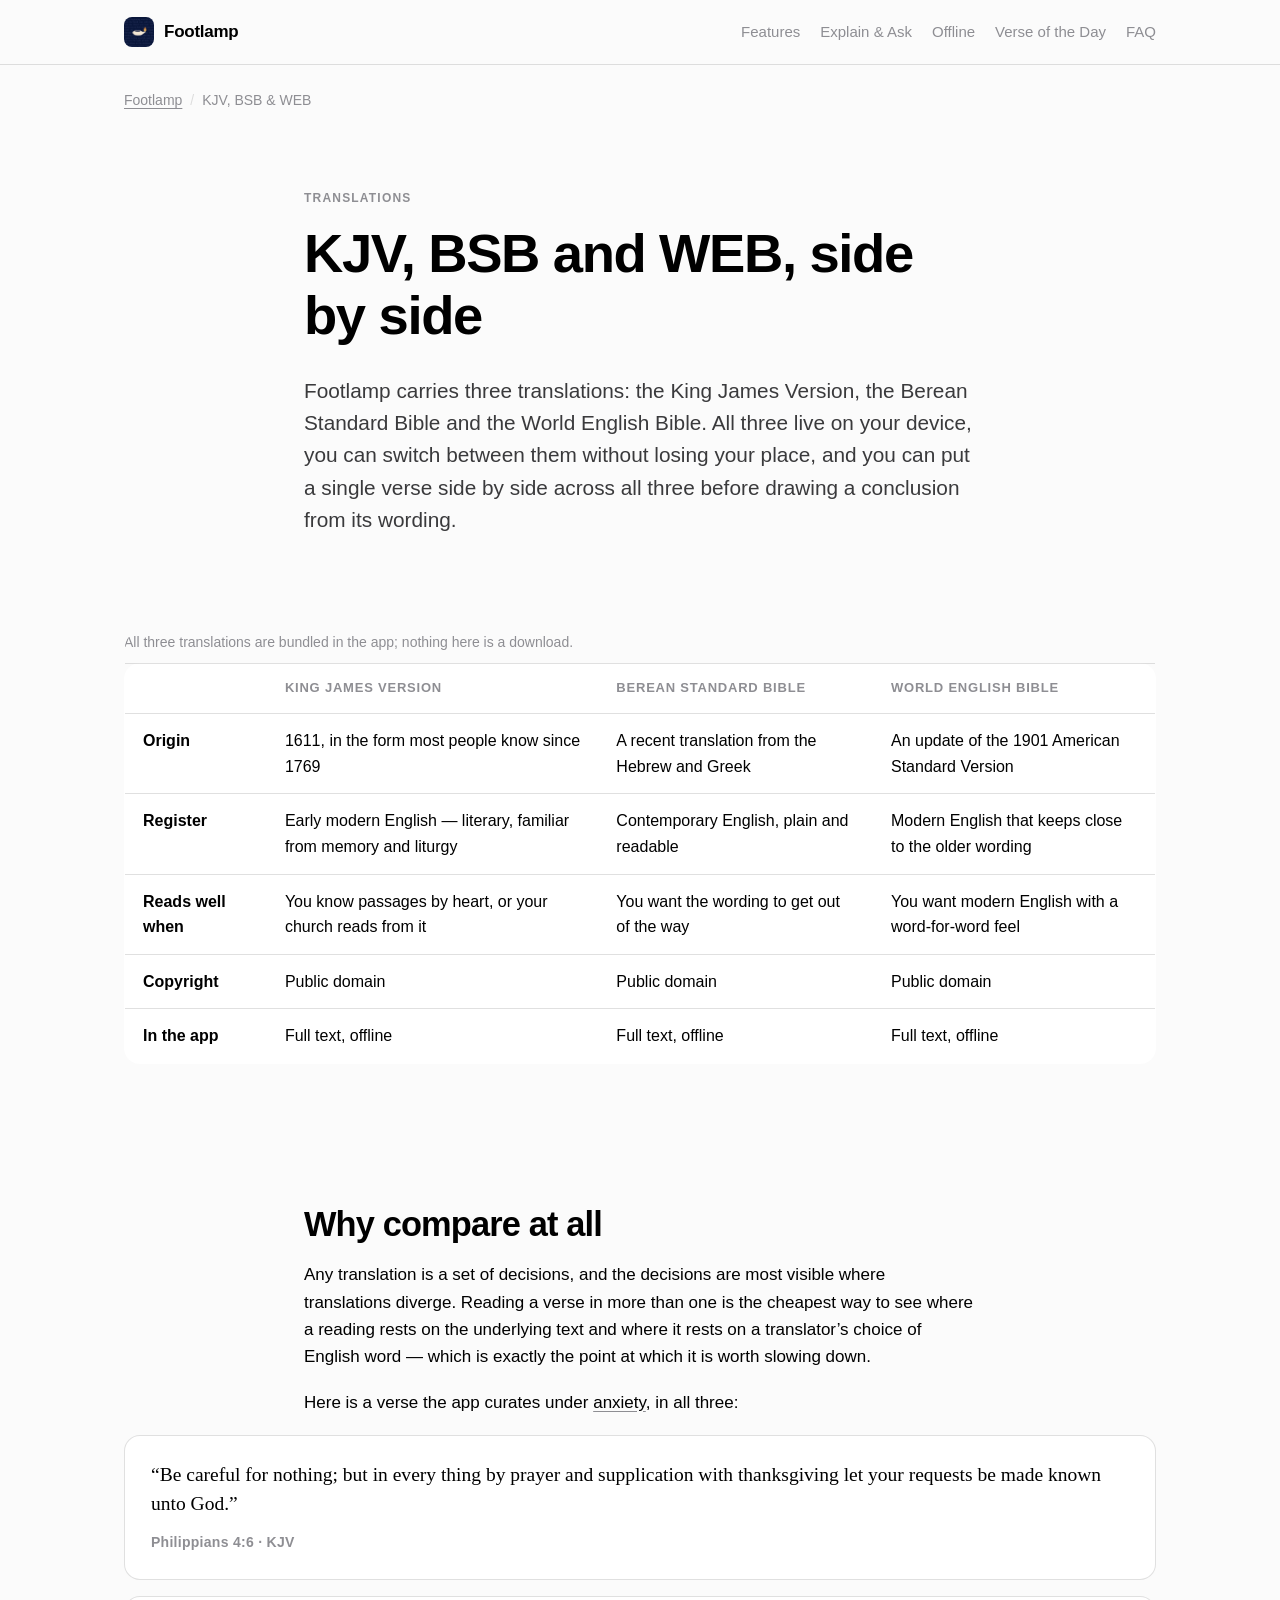
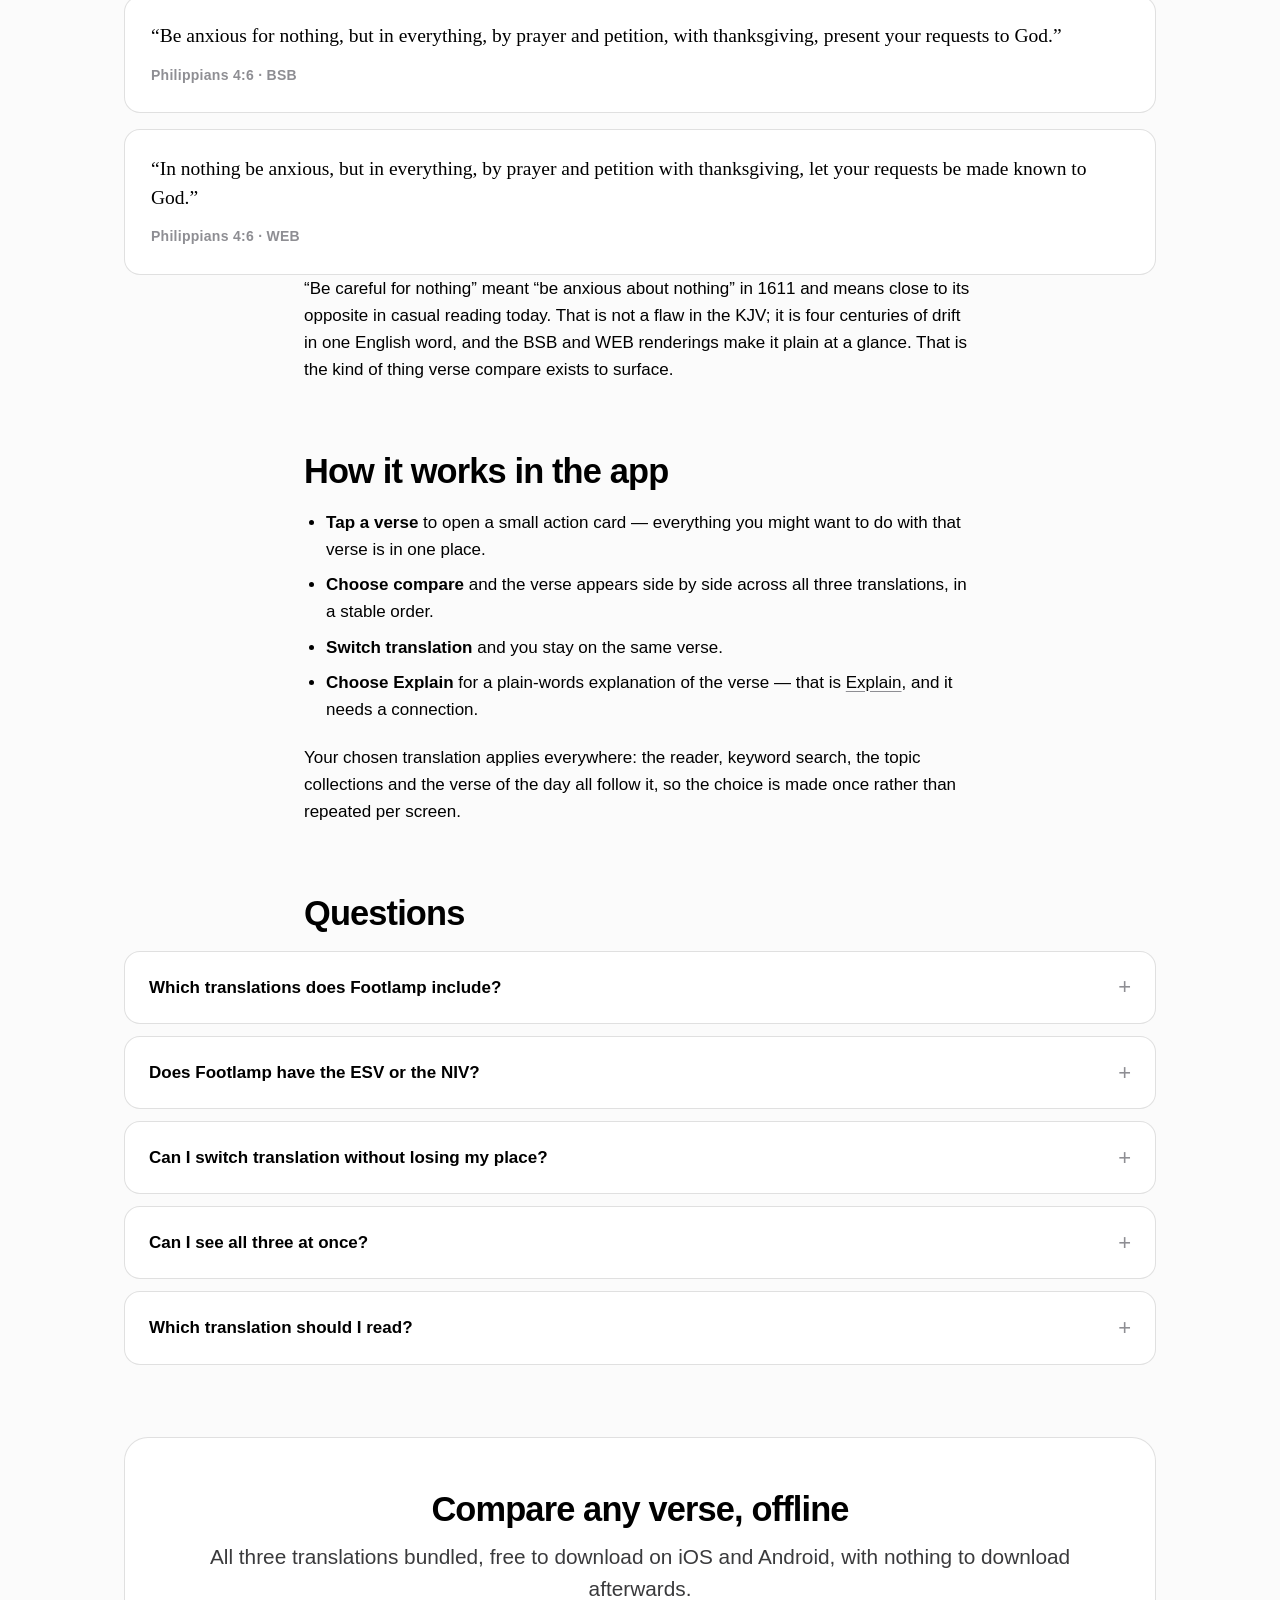
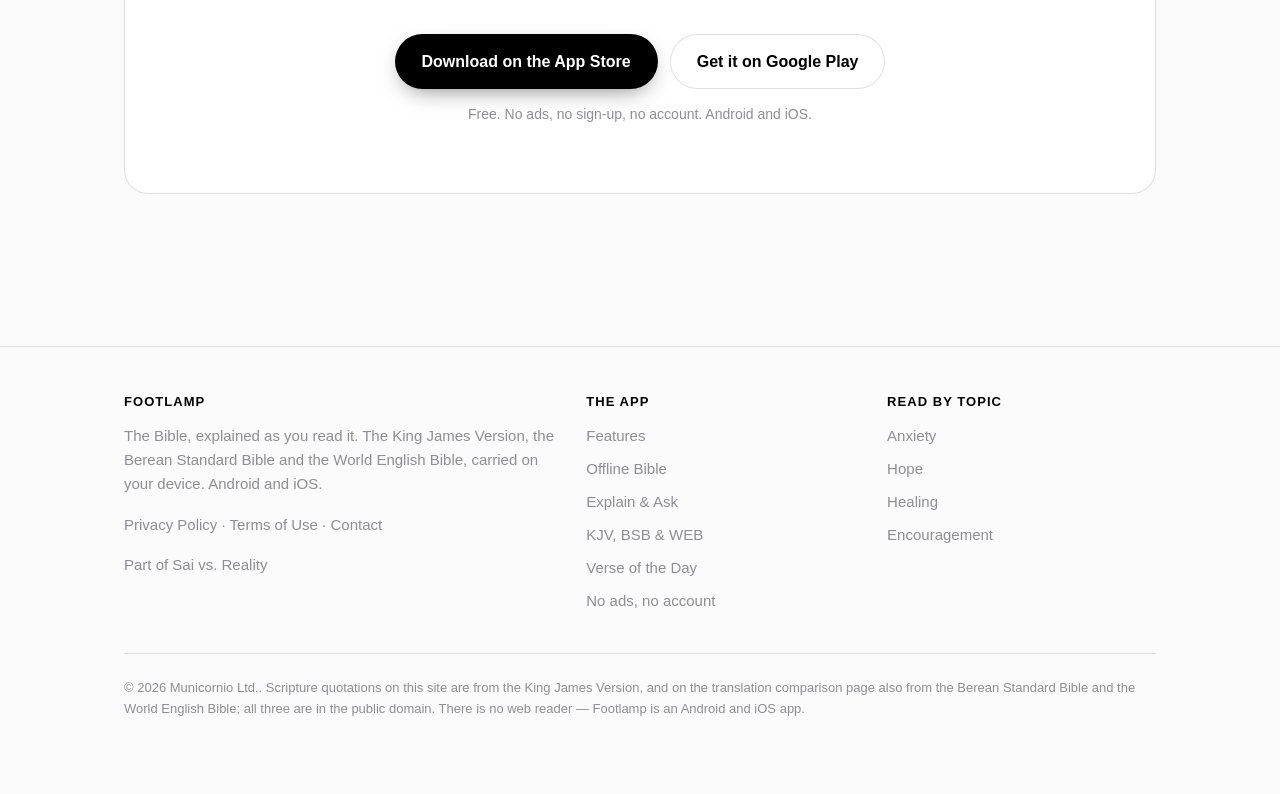
<file: compare-bible-translations/index.html>
<!doctype html>
<html lang="en">
<head>
<meta charset="utf-8">
<meta name="viewport" content="width=device-width, initial-scale=1">
<title>KJV vs BSB vs WEB - Compare Bible Translations</title>
<meta name="description" content="How the King James Version, Berean Standard Bible and World English Bible differ, and how to read one verse in all three. Offline in Footlamp on iOS and Android.">
<link rel="canonical" href="https://saivsreality.com/products/footlamp/compare-bible-translations/">
<meta name="theme-color" content="#FBFBFB">
<meta name="color-scheme" content="light">
<meta name="robots" content="index, follow, max-image-preview:large, max-snippet:-1">
<meta name="author" content="Municornio Ltd.">

<meta property="og:type" content="article">
<meta property="og:site_name" content="Footlamp">
<meta property="og:title" content="KJV vs BSB vs WEB - Compare Bible Translations">
<meta property="og:description" content="How the King James Version, Berean Standard Bible and World English Bible differ, and how to read one verse in all three. Offline in Footlamp on iOS and Android.">
<meta property="og:url" content="https://saivsreality.com/products/footlamp/compare-bible-translations/">
<meta property="og:locale" content="en_CA">
<meta property="og:image" content="https://saivsreality.com/products/footlamp/assets/img/og-image.png">
<meta property="og:image:width" content="1200">
<meta property="og:image:height" content="630">
<meta property="og:image:alt" content="Footlamp app icon">

<meta name="twitter:card" content="summary_large_image">
<meta name="twitter:title" content="KJV vs BSB vs WEB - Compare Bible Translations">
<meta name="twitter:description" content="How the King James Version, Berean Standard Bible and World English Bible differ, and how to read one verse in all three. Offline in Footlamp on iOS and Android.">
<meta name="twitter:image" content="https://saivsreality.com/products/footlamp/assets/img/og-image.png">

<link rel="icon" href="../assets/img/favicon-32.png" sizes="32x32" type="image/png">
<link rel="apple-touch-icon" href="../assets/img/icon-180.png">
<link rel="stylesheet" href="../assets/css/site.css">

<script type="application/ld+json">{"@context":"https://schema.org","@graph":[{"@type":"Organization","@id":"https://saivsreality.com/products/footlamp/#publisher","name":"Municornio Ltd.","url":"https://saivsreality.com/products/footlamp/","email":"unicornio.macau@gmail.com","logo":"https://saivsreality.com/products/footlamp/assets/img/app-logo.png"},{"@type":"WebSite","@id":"https://saivsreality.com/products/footlamp/#website","name":"Footlamp","url":"https://saivsreality.com/products/footlamp/","inLanguage":"en","publisher":{"@id":"https://saivsreality.com/products/footlamp/#publisher"}},{"@type":"MobileApplication","@id":"https://saivsreality.com/products/footlamp/#app","name":"Footlamp: Explain Bible Verses","alternateName":"Footlamp","applicationCategory":"BooksApplication","operatingSystem":"iOS, Android","url":"https://saivsreality.com/products/footlamp/","image":"https://saivsreality.com/products/footlamp/assets/img/app-logo.png","description":"A Bible app for iOS and Android that explains any verse in plain words and answers your questions. The King James Version, Berean Standard Bible and World English Bible are on the device, so reading and search work offline. No ads and no account.","publisher":{"@id":"https://saivsreality.com/products/footlamp/#publisher"},"installUrl":["https://apps.apple.com/app/id6504839289","https://play.google.com/store/apps/details?id=com.municornio.biblereader"],"featureList":["Explain any verse: a one-line summary, what it says, its context and why it matters","Key phrases highlighted in the verse, related verses and follow-up questions","Ask a question in your own words and keep the conversation going","Full KJV, BSB and WEB text bundled on the device","Works offline for reading, search, compare, topics and the verse of the day","Compare a verse side by side across all three translations","On-device keyword search across the whole Bible","A 7-day starter plan for people new to the Bible","Verse of the day with a two-step prayer","Topic collections for anxiety, hope, healing and encouragement","Daily reminder notification","No advertising and no account"],"offers":{"@type":"Offer","price":"0","priceCurrency":"USD","description":"Free to download. Reading, search, compare, topics, the starter plan, the verse of the day, prayers and reminders are never locked. Everyone gets 5 Explain or Ask requests a day; an optional Premium subscription makes them unlimited and keeps past conversations."}},{"@type":"BreadcrumbList","itemListElement":[{"@type":"ListItem","position":1,"name":"Footlamp","item":"https://saivsreality.com/products/footlamp/"},{"@type":"ListItem","position":2,"name":"KJV, BSB & WEB","item":"https://saivsreality.com/products/footlamp/compare-bible-translations/"}]},{"@type":"FAQPage","mainEntity":[{"@type":"Question","name":"Which translations does Footlamp include?","acceptedAnswer":{"@type":"Answer","text":"The King James Version, the Berean Standard Bible and the World English Bible, and no others. All three are bundled on the device."}},{"@type":"Question","name":"Does Footlamp have the ESV or the NIV?","acceptedAnswer":{"@type":"Answer","text":"No. The three translations in the app are all in the public domain, which is what lets them be carried in full on your phone and quoted freely."}},{"@type":"Question","name":"Can I switch translation without losing my place?","acceptedAnswer":{"@type":"Answer","text":"Yes. Switching keeps you on the same verse, so you can read a passage in another wording without hunting for your place again."}},{"@type":"Question","name":"Can I see all three at once?","acceptedAnswer":{"@type":"Answer","text":"Yes. Tap a verse and choose compare, and the same verse is shown side by side across all three translations."}},{"@type":"Question","name":"Which translation should I read?","acceptedAnswer":{"@type":"Answer","text":"Whichever your church, study group or memory prefers &mdash; that is what the compare screen is for. The KJV is the older, more literary text; the BSB and WEB are modern English. Reading a verse in more than one is usually more useful than choosing once."}}]}]}</script>
</head>
<body>
<a class="skip-link" href="#main">Skip to content</a>
<header class="site-header">
  <div class="wrap">
    <a class="brand" href="../">
      <img src="../assets/img/app-logo.png" width="30" height="30" alt="" loading="eager" decoding="async">
      <span>Footlamp</span>
    </a>
    <nav class="site-nav" aria-label="Primary">
      <a href="../#features">Features</a><a href="../ai-bible-study-assistant/">Explain &amp; Ask</a><a href="../offline-bible-app/">Offline</a><a href="../verse-of-the-day/">Verse of the Day</a><a href="../#faq">FAQ</a>
    </nav>
  </div>
</header>
<main id="main">

<nav class="crumbs" aria-label="Breadcrumb"><div class="wrap"><ol>
  <li><a href="../">Footlamp</a></li>
  <li aria-current="page">KJV, BSB &amp; WEB</li>
</ol></div></nav>
<section>
  <div class="wrap prose">
    <span class="eyebrow">Translations</span>
    <h1>KJV, BSB and WEB, side by side</h1>
    <p class="lead">Footlamp carries three translations: the King James Version, the
    Berean Standard Bible and the World English Bible. All three live on your device, you
    can switch between them without losing your place, and you can put a single verse
    side by side across all three before drawing a conclusion from its wording.</p>
  </div>
</section>

<section>
  <div class="wrap">
    <div class="table-scroll">
      <table>
        <caption>All three translations are bundled in the app; nothing here is a download.</caption>
        <thead>
          <tr><th scope="col">&nbsp;</th><th scope="col">King James Version</th><th scope="col">Berean Standard Bible</th><th scope="col">World English Bible</th></tr>
        </thead>
        <tbody>
          <tr><th scope="row">Origin</th><td>1611, in the form most people know since 1769</td><td>A recent translation from the Hebrew and Greek</td><td>An update of the 1901 American Standard Version</td></tr>
          <tr><th scope="row">Register</th><td>Early modern English &mdash; literary, familiar from memory and liturgy</td><td>Contemporary English, plain and readable</td><td>Modern English that keeps close to the older wording</td></tr>
          <tr><th scope="row">Reads well when</th><td>You know passages by heart, or your church reads from it</td><td>You want the wording to get out of the way</td><td>You want modern English with a word-for-word feel</td></tr>
          <tr><th scope="row">Copyright</th><td>Public domain</td><td>Public domain</td><td>Public domain</td></tr>
          <tr><th scope="row">In the app</th><td>Full text, offline</td><td>Full text, offline</td><td>Full text, offline</td></tr>
        </tbody>
      </table>
    </div>
  </div>
</section>

<section>
  <div class="wrap prose">
    <h2>Why compare at all</h2>
    <p>Any translation is a set of decisions, and the decisions are most visible where
    translations diverge. Reading a verse in more than one is the cheapest way to see
    where a reading rests on the underlying text and where it rests on a translator&rsquo;s
    choice of English word &mdash; which is exactly the point at which it is worth slowing
    down.</p>
    <p>Here is a verse the app curates under <a href="../bible-verses-about-anxiety/">anxiety</a>,
    in all three:</p>
  </div>
  <div class="wrap"><ul class="verse-list">
    <li class="verse"><blockquote>&ldquo;Be careful for nothing; but in every thing by prayer and supplication with thanksgiving let your requests be made known unto God.&rdquo;</blockquote><cite>Philippians 4:6 &middot; KJV</cite></li>
    <li class="verse"><blockquote>&ldquo;Be anxious for nothing, but in everything, by prayer and petition, with thanksgiving, present your requests to God.&rdquo;</blockquote><cite>Philippians 4:6 &middot; BSB</cite></li>
    <li class="verse"><blockquote>&ldquo;In nothing be anxious, but in everything, by prayer and petition with thanksgiving, let your requests be made known to God.&rdquo;</blockquote><cite>Philippians 4:6 &middot; WEB</cite></li>
  </ul></div>
  <div class="wrap prose">
    <p>&ldquo;Be careful for nothing&rdquo; meant &ldquo;be anxious about nothing&rdquo; in
    1611 and means close to its opposite in casual reading today. That is not a flaw in
    the KJV; it is four centuries of drift in one English word, and the BSB and WEB
    renderings make it plain at a glance. That is the kind of thing verse compare exists
    to surface.</p>
    <h2>How it works in the app</h2>
    <ul>
      <li><strong>Tap a verse</strong> to open a small action card &mdash; everything you
      might want to do with that verse is in one place.</li>
      <li><strong>Choose compare</strong> and the verse appears side by side across all
      three translations, in a stable order.</li>
      <li><strong>Switch translation</strong> and you stay on the same verse.</li>
      <li><strong>Choose Explain</strong> for a plain-words explanation of the verse
      &mdash; that is <a href="../ai-bible-study-assistant/">Explain</a>, and it needs a
      connection.</li>
    </ul>
    <p>Your chosen translation applies everywhere: the reader, keyword search, the topic
    collections and the verse of the day all follow it, so the choice is made once
    rather than repeated per screen.</p>
    <h2>Questions</h2>
  </div>
  <div class="wrap"><div class="faq"><details class="faq-item"><summary>Which translations does Footlamp include?</summary><p>The King James Version, the Berean Standard Bible and the World English Bible, and no others. All three are bundled on the device.</p></details><details class="faq-item"><summary>Does Footlamp have the ESV or the NIV?</summary><p>No. The three translations in the app are all in the public domain, which is what lets them be carried in full on your phone and quoted freely.</p></details><details class="faq-item"><summary>Can I switch translation without losing my place?</summary><p>Yes. Switching keeps you on the same verse, so you can read a passage in another wording without hunting for your place again.</p></details><details class="faq-item"><summary>Can I see all three at once?</summary><p>Yes. Tap a verse and choose compare, and the same verse is shown side by side across all three translations.</p></details><details class="faq-item"><summary>Which translation should I read?</summary><p>Whichever your church, study group or memory prefers &mdash; that is what the compare screen is for. The KJV is the older, more literary text; the BSB and WEB are modern English. Reading a verse in more than one is usually more useful than choosing once.</p></details></div></div>
</section>

<section aria-labelledby="cta-heading"><div class="wrap"><div class="band">
  <h2 id="cta-heading">Compare any verse, offline</h2>
  <p class="lead">All three translations bundled, free to download on iOS and Android, with nothing to download afterwards.</p>
  <div class="cta-row ">
  <a class="btn btn-primary" href="https://apps.apple.com/app/id6504839289">Download on the App&nbsp;Store</a>
  <a class="btn btn-secondary" href="https://play.google.com/store/apps/details?id=com.municornio.biblereader">Get it on Google&nbsp;Play</a>
</div>
<p class="small muted">Free. No ads, no sign-up, no account. Android and iOS.</p>
</div></div></section>

</main>
<footer class="site-footer">
  <div class="wrap">
    <div class="footer-grid">
      <div>
        <h2>Footlamp</h2>
        <p>The Bible, explained as you read it. The King James Version, the Berean
        Standard Bible and the World English Bible, carried on your device. Android
        and iOS.</p>
        <p><a href="https://saivsreality.com/products/footlamp/privacy-policy.html">Privacy Policy</a> &middot;
           <a href="https://www.apple.com/legal/internet-services/itunes/dev/stdeula/">Terms of Use</a> &middot;
           <a href="mailto:unicornio.macau@gmail.com">Contact</a></p>
        <p>Part of <a href="https://mylesieong.github.io/">Sai vs. Reality</a></p>
      </div>
      <div><h2>The app</h2><ul><li><a href="../#features">Features</a></li><li><a href="../offline-bible-app/">Offline Bible</a></li><li><a href="../ai-bible-study-assistant/">Explain &amp; Ask</a></li><li><a href="../compare-bible-translations/">KJV, BSB &amp; WEB</a></li><li><a href="../verse-of-the-day/">Verse of the Day</a></li><li><a href="../bible-app-without-ads/">No ads, no account</a></li></ul></div><div><h2>Read by topic</h2><ul><li><a href="../bible-verses-about-anxiety/">Anxiety</a></li><li><a href="../bible-verses-about-hope/">Hope</a></li><li><a href="../bible-verses-about-healing/">Healing</a></li><li><a href="../bible-verses-about-encouragement/">Encouragement</a></li></ul></div>
    </div>
    <p class="colophon">&copy; 2026 Municornio Ltd.. Scripture quotations on this
    site are from the King James Version, and on the translation comparison page also from the
    Berean Standard Bible and the World English Bible; all three are in the public domain.
    There is no web reader &mdash; Footlamp is an Android and iOS app.</p>
  </div>
</footer>
</body>
</html>
</file>
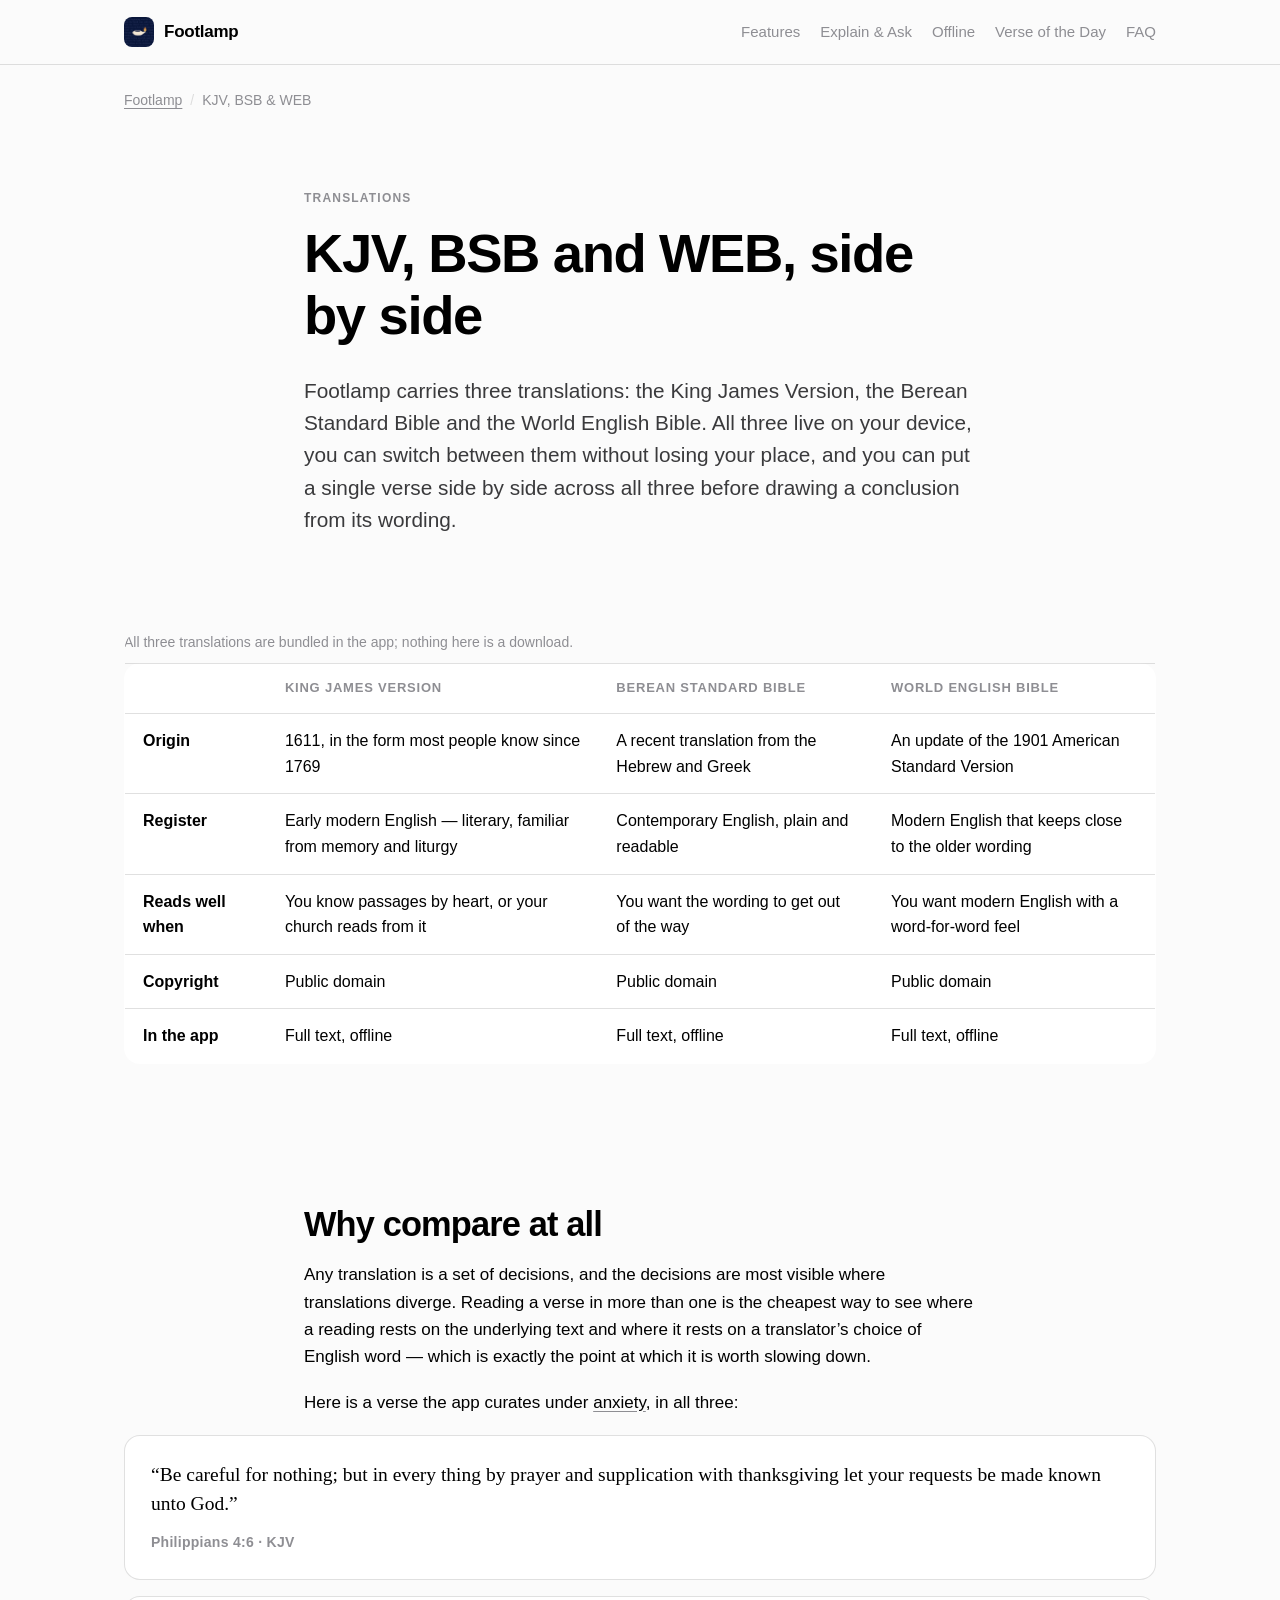
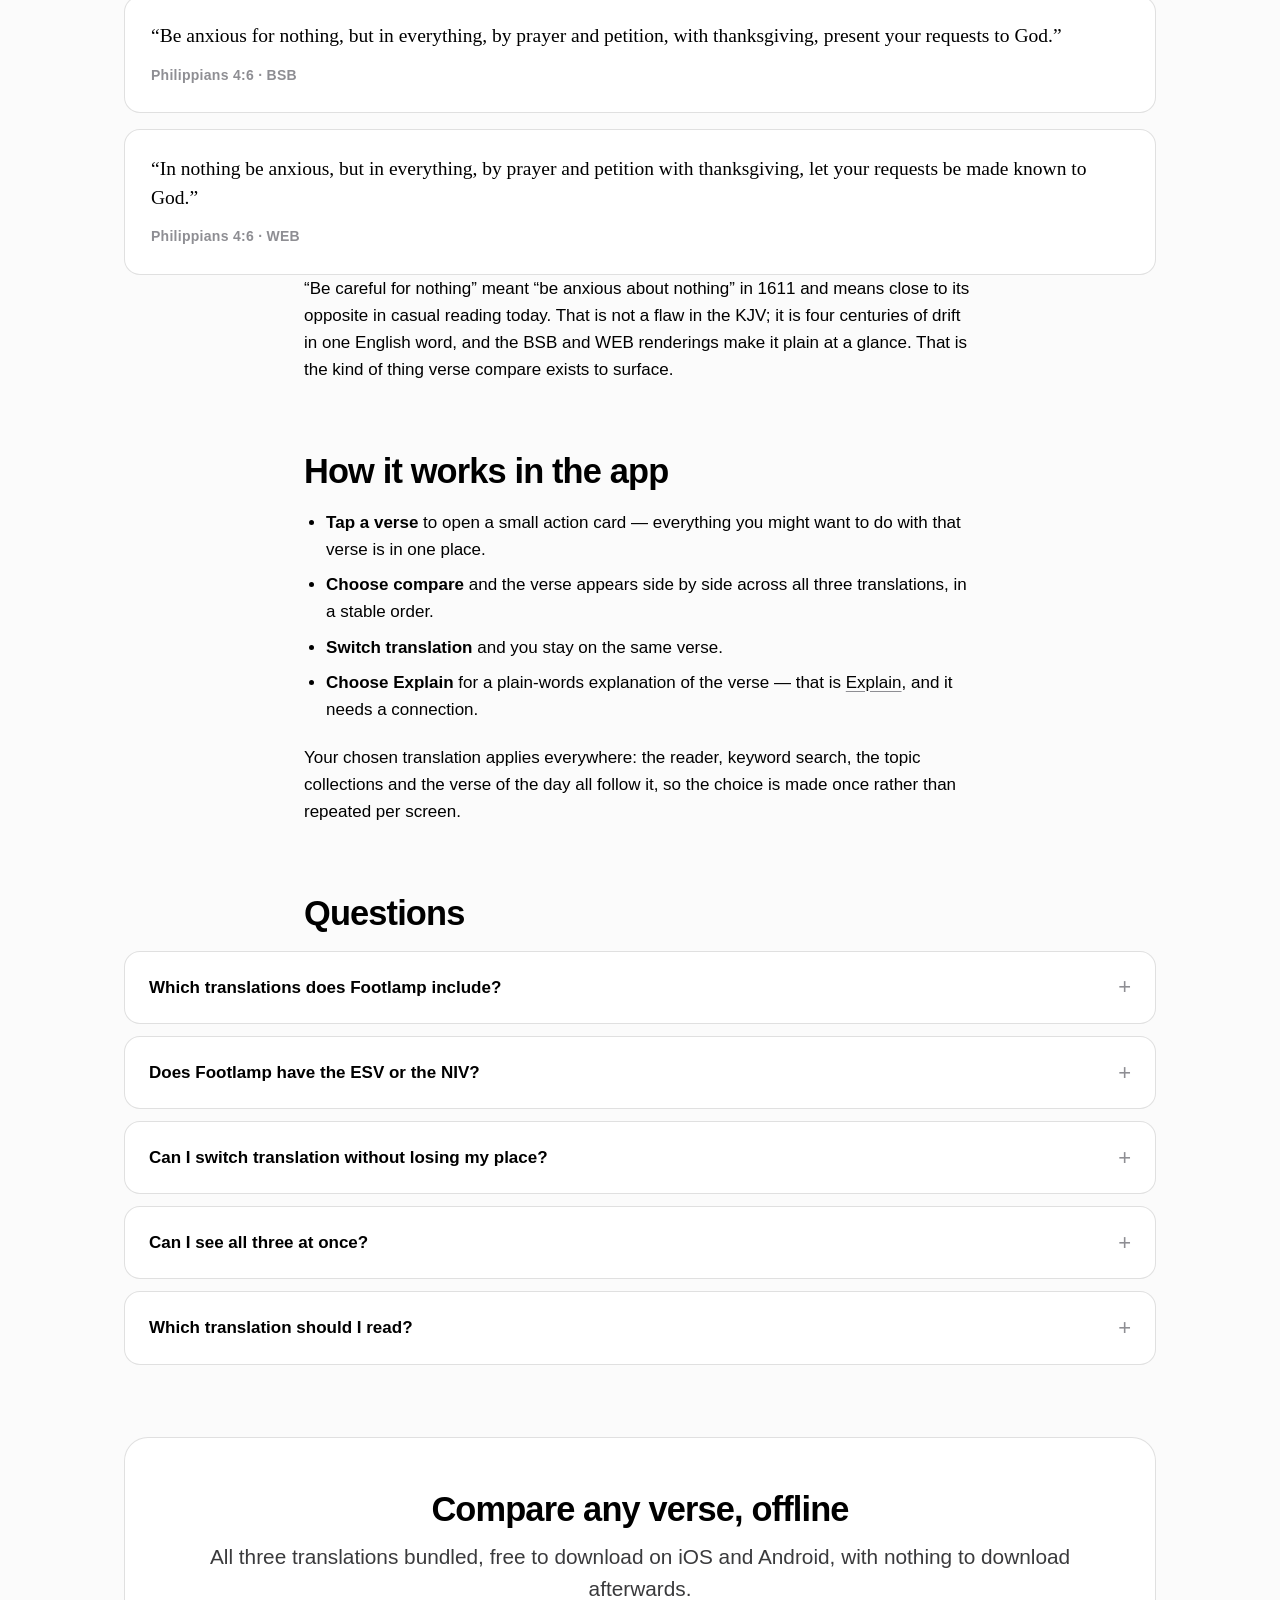
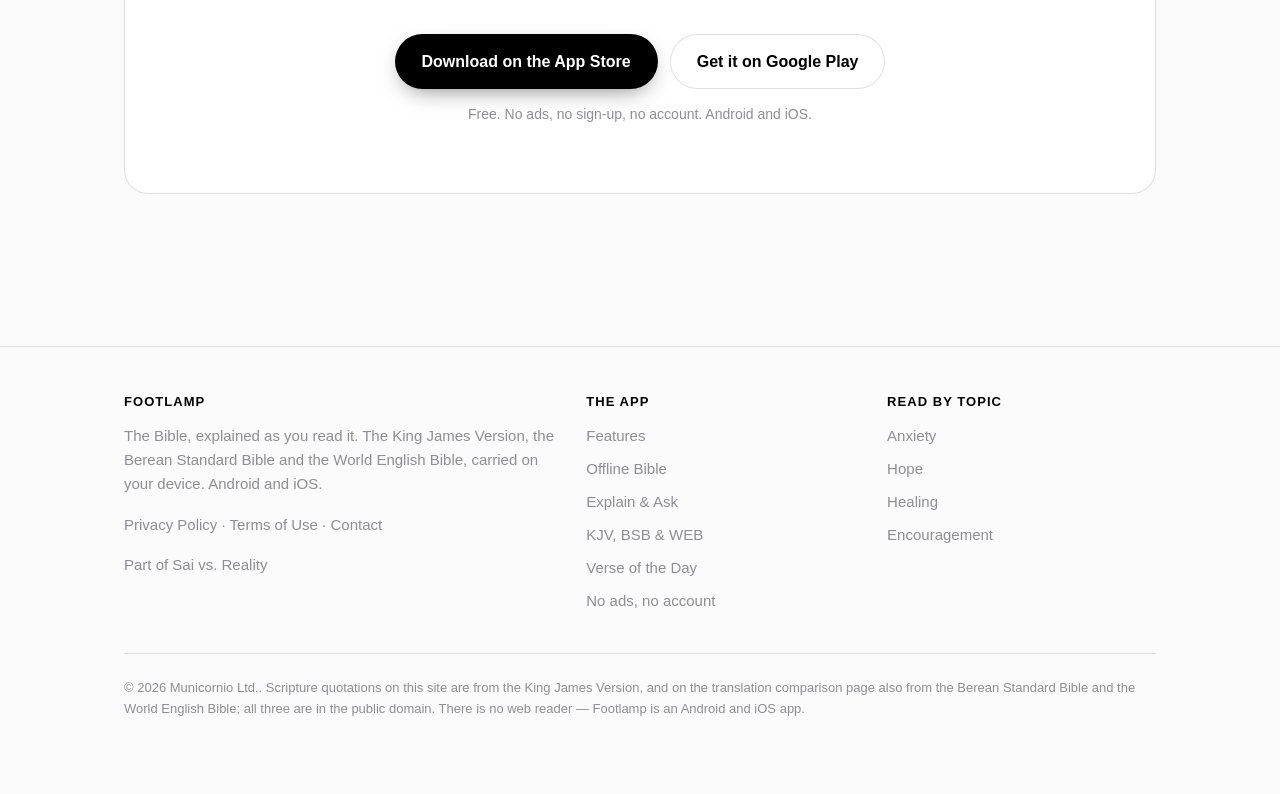
<file: kjv-vs-esv/index.html>
<!doctype html>
<html lang="en">
<head>
<meta charset="utf-8">
<title>Moved &ndash; Footlamp</title>
<meta name="robots" content="noindex, follow">
<link rel="canonical" href="https://saivsreality.com/products/footlamp/compare-bible-translations/">
<meta http-equiv="refresh" content="0; url=../compare-bible-translations/">
</head>
<body>
<p>This page has moved to <a href="../compare-bible-translations/">https://saivsreality.com/products/footlamp/compare-bible-translations/</a>.</p>
</body>
</html>
</file>
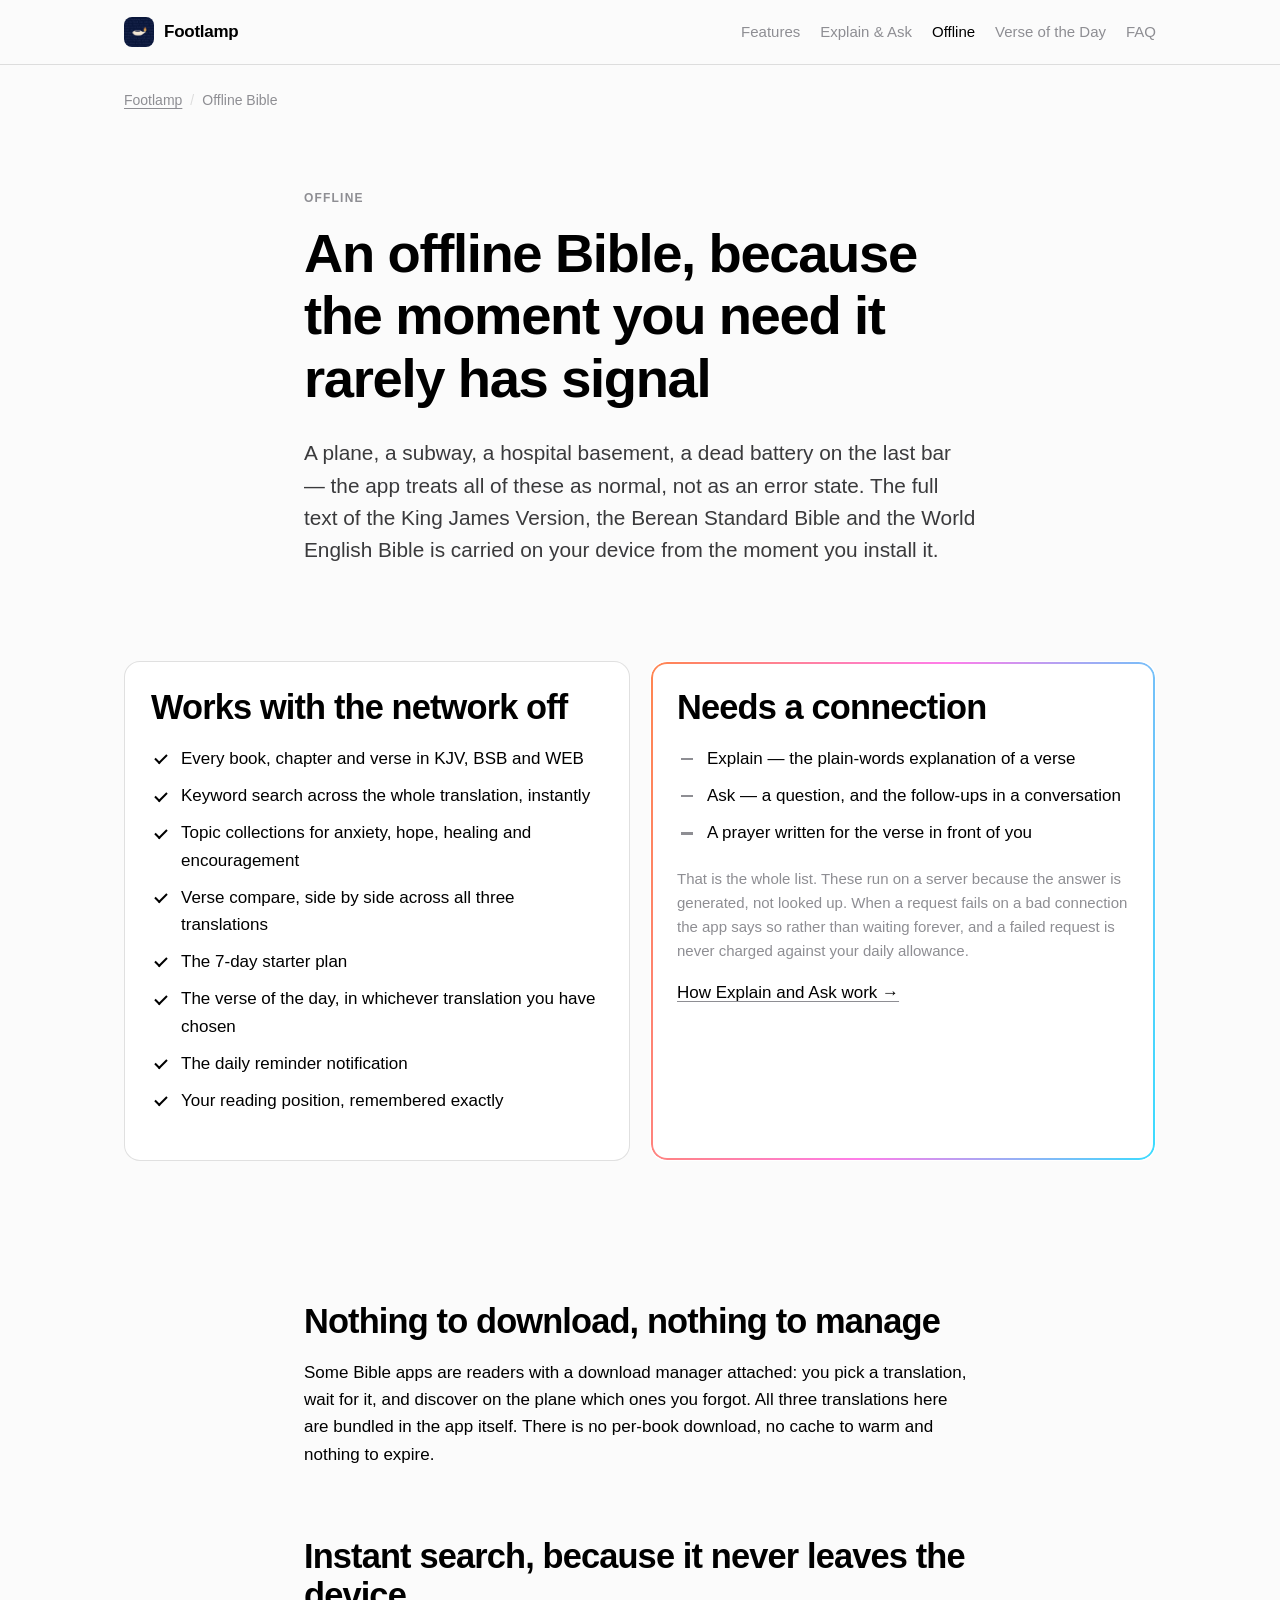
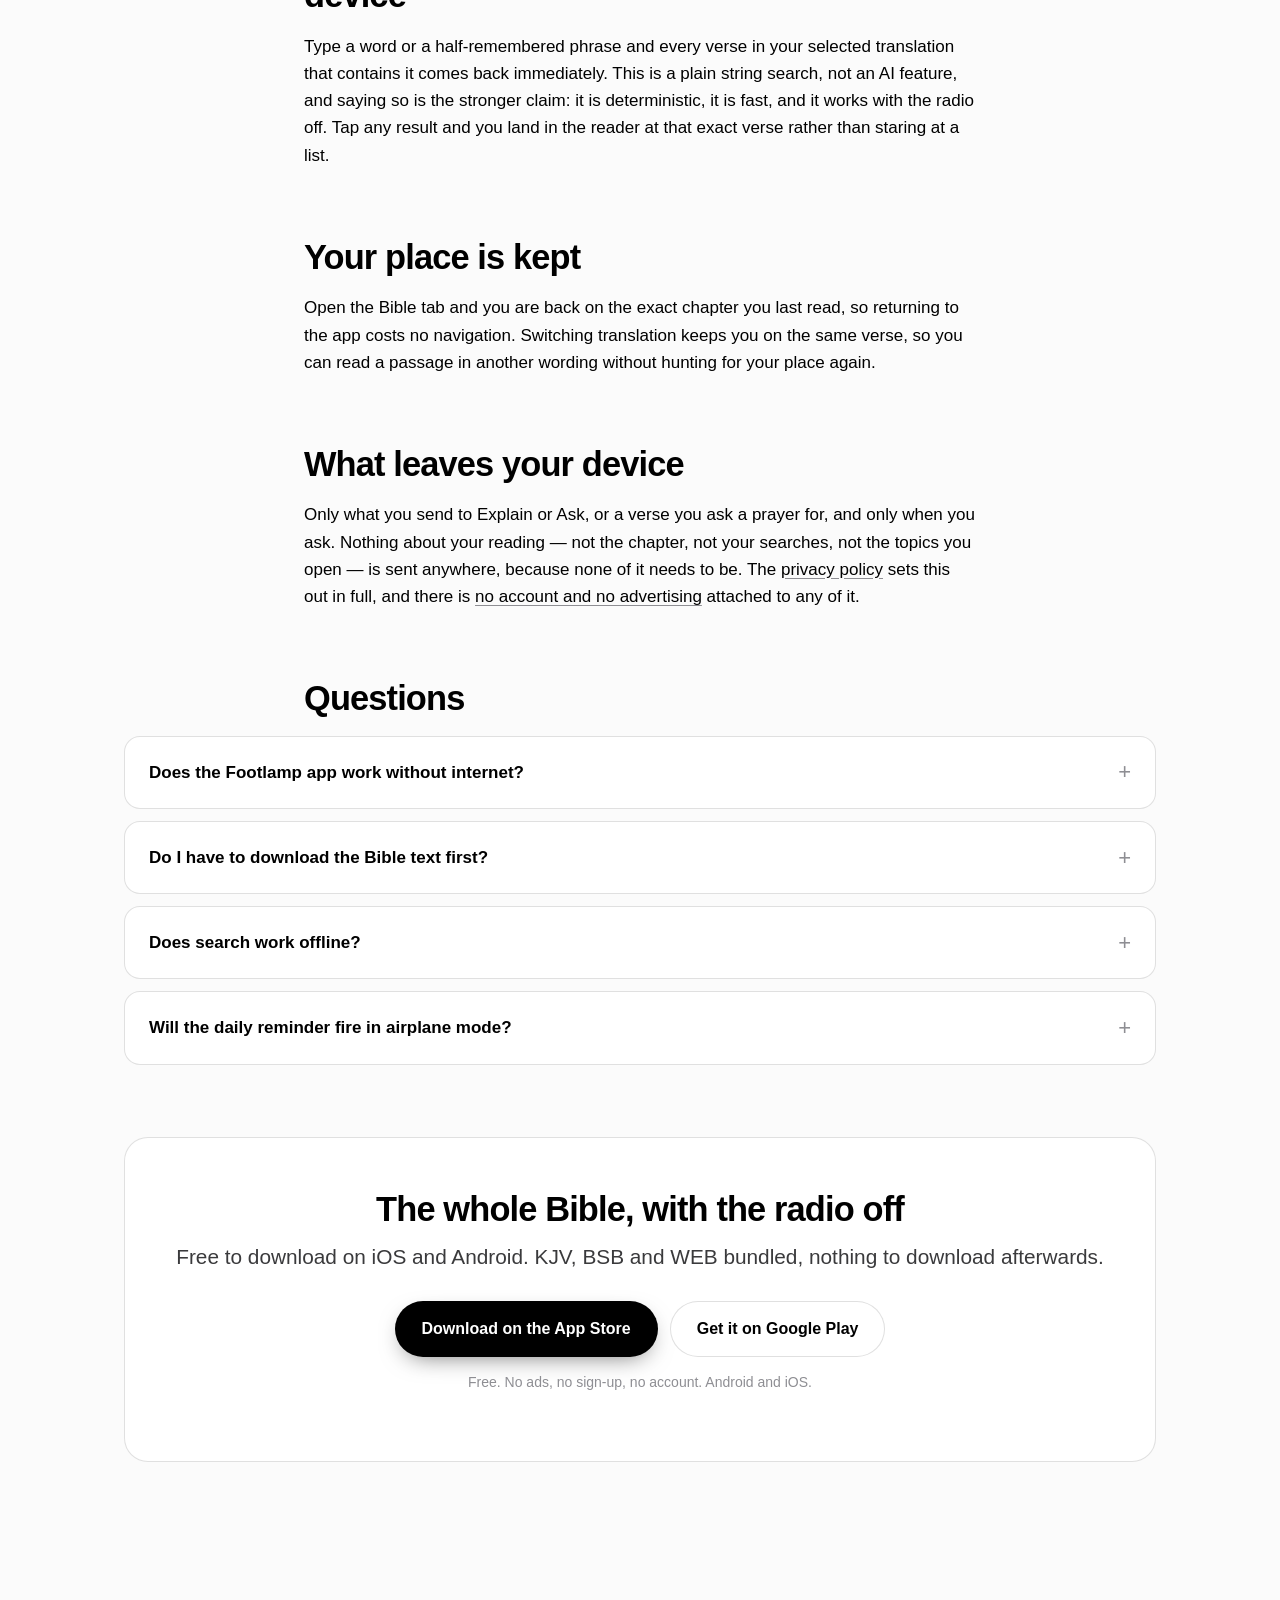
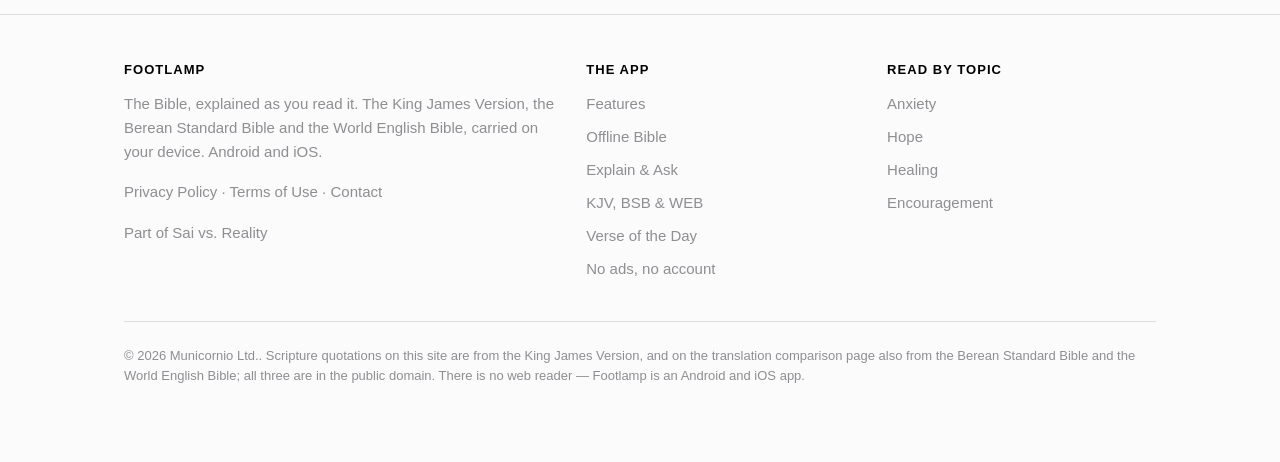
<file: offline-bible-app/index.html>
<!doctype html>
<html lang="en">
<head>
<meta charset="utf-8">
<meta name="viewport" content="width=device-width, initial-scale=1">
<title>Offline Bible App - Read KJV, BSB &amp; WEB With No Signal</title>
<meta name="description" content="Footlamp carries the full KJV, BSB and WEB on your phone. Reading, search, topics and the verse of the day all work in airplane mode. Free on iOS and Android.">
<link rel="canonical" href="https://saivsreality.com/products/footlamp/offline-bible-app/">
<meta name="theme-color" content="#FBFBFB">
<meta name="color-scheme" content="light">
<meta name="robots" content="index, follow, max-image-preview:large, max-snippet:-1">
<meta name="author" content="Municornio Ltd.">

<meta property="og:type" content="article">
<meta property="og:site_name" content="Footlamp">
<meta property="og:title" content="Offline Bible App - Read KJV, BSB &amp; WEB With No Signal">
<meta property="og:description" content="Footlamp carries the full KJV, BSB and WEB on your phone. Reading, search, topics and the verse of the day all work in airplane mode. Free on iOS and Android.">
<meta property="og:url" content="https://saivsreality.com/products/footlamp/offline-bible-app/">
<meta property="og:locale" content="en_CA">
<meta property="og:image" content="https://saivsreality.com/products/footlamp/assets/img/og-image.png">
<meta property="og:image:width" content="1200">
<meta property="og:image:height" content="630">
<meta property="og:image:alt" content="Footlamp app icon">

<meta name="twitter:card" content="summary_large_image">
<meta name="twitter:title" content="Offline Bible App - Read KJV, BSB &amp; WEB With No Signal">
<meta name="twitter:description" content="Footlamp carries the full KJV, BSB and WEB on your phone. Reading, search, topics and the verse of the day all work in airplane mode. Free on iOS and Android.">
<meta name="twitter:image" content="https://saivsreality.com/products/footlamp/assets/img/og-image.png">

<link rel="icon" href="../assets/img/favicon-32.png" sizes="32x32" type="image/png">
<link rel="apple-touch-icon" href="../assets/img/icon-180.png">
<link rel="stylesheet" href="../assets/css/site.css">

<script type="application/ld+json">{"@context":"https://schema.org","@graph":[{"@type":"Organization","@id":"https://saivsreality.com/products/footlamp/#publisher","name":"Municornio Ltd.","url":"https://saivsreality.com/products/footlamp/","email":"unicornio.macau@gmail.com","logo":"https://saivsreality.com/products/footlamp/assets/img/app-logo.png"},{"@type":"WebSite","@id":"https://saivsreality.com/products/footlamp/#website","name":"Footlamp","url":"https://saivsreality.com/products/footlamp/","inLanguage":"en","publisher":{"@id":"https://saivsreality.com/products/footlamp/#publisher"}},{"@type":"MobileApplication","@id":"https://saivsreality.com/products/footlamp/#app","name":"Footlamp: Explain Bible Verses","alternateName":"Footlamp","applicationCategory":"BooksApplication","operatingSystem":"iOS, Android","url":"https://saivsreality.com/products/footlamp/","image":"https://saivsreality.com/products/footlamp/assets/img/app-logo.png","description":"A Bible app for iOS and Android that explains any verse in plain words and answers your questions. The King James Version, Berean Standard Bible and World English Bible are on the device, so reading and search work offline. No ads and no account.","publisher":{"@id":"https://saivsreality.com/products/footlamp/#publisher"},"installUrl":["https://apps.apple.com/app/id6504839289","https://play.google.com/store/apps/details?id=com.municornio.biblereader"],"featureList":["Explain any verse: a one-line summary, what it says, its context and why it matters","Key phrases highlighted in the verse, related verses and follow-up questions","Ask a question in your own words and keep the conversation going","Full KJV, BSB and WEB text bundled on the device","Works offline for reading, search, compare, topics and the verse of the day","Compare a verse side by side across all three translations","On-device keyword search across the whole Bible","A 7-day starter plan for people new to the Bible","Verse of the day with a two-step prayer","Topic collections for anxiety, hope, healing and encouragement","Daily reminder notification","No advertising and no account"],"offers":{"@type":"Offer","price":"0","priceCurrency":"USD","description":"Free to download. Reading, search, compare, topics, the starter plan, the verse of the day, prayers and reminders are never locked. Everyone gets 5 Explain or Ask requests a day; an optional Premium subscription makes them unlimited and keeps past conversations."}},{"@type":"BreadcrumbList","itemListElement":[{"@type":"ListItem","position":1,"name":"Footlamp","item":"https://saivsreality.com/products/footlamp/"},{"@type":"ListItem","position":2,"name":"Offline Bible app","item":"https://saivsreality.com/products/footlamp/offline-bible-app/"}]},{"@type":"FAQPage","mainEntity":[{"@type":"Question","name":"Does the Footlamp app work without internet?","acceptedAnswer":{"@type":"Answer","text":"Yes. Reading any book, chapter and verse, keyword search, the topic collections, verse compare, the verse of the day and the daily reminder all run on the device and need no connection. Explain, Ask and prayers for a verse are generated, so they are the features that require one."}},{"@type":"Question","name":"Do I have to download the Bible text first?","acceptedAnswer":{"@type":"Answer","text":"No. All three translations ship inside the app, so there is nothing to download after installing and nothing to manage."}},{"@type":"Question","name":"Does search work offline?","acceptedAnswer":{"@type":"Answer","text":"Yes. Keyword search is a plain string search over the translation you have selected, running entirely on the device, which is also why it is instant."}},{"@type":"Question","name":"Will the daily reminder fire in airplane mode?","acceptedAnswer":{"@type":"Answer","text":"Yes. The reminder is scheduled on the device itself and does not depend on a push server."}}]}]}</script>
</head>
<body>
<a class="skip-link" href="#main">Skip to content</a>
<header class="site-header">
  <div class="wrap">
    <a class="brand" href="../">
      <img src="../assets/img/app-logo.png" width="30" height="30" alt="" loading="eager" decoding="async">
      <span>Footlamp</span>
    </a>
    <nav class="site-nav" aria-label="Primary">
      <a href="../#features">Features</a><a href="../ai-bible-study-assistant/">Explain &amp; Ask</a><a href="../offline-bible-app/" aria-current="page">Offline</a><a href="../verse-of-the-day/">Verse of the Day</a><a href="../#faq">FAQ</a>
    </nav>
  </div>
</header>
<main id="main">

<nav class="crumbs" aria-label="Breadcrumb"><div class="wrap"><ol>
  <li><a href="../">Footlamp</a></li>
  <li aria-current="page">Offline Bible</li>
</ol></div></nav>
<section>
  <div class="wrap prose">
    <span class="eyebrow">Offline</span>
    <h1>An offline Bible, because the moment you need it rarely has signal</h1>
    <p class="lead">A plane, a subway, a hospital basement, a dead battery on the last
    bar &mdash; the app treats all of these as normal, not as an error state. The full
    text of the King James Version, the Berean Standard Bible and the World English
    Bible is carried on your device from the moment you install it.</p>
  </div>
</section>

<section>
  <div class="wrap">
    <div class="grid grid-2">
      <div class="card">
        <h2>Works with the network off</h2>
        <ul class="ticks">
          <li>Every book, chapter and verse in KJV, BSB and WEB</li>
          <li>Keyword search across the whole translation, instantly</li>
          <li>Topic collections for anxiety, hope, healing and encouragement</li>
          <li>Verse compare, side by side across all three translations</li>
          <li>The 7-day starter plan</li>
          <li>The verse of the day, in whichever translation you have chosen</li>
          <li>The daily reminder notification</li>
          <li>Your reading position, remembered exactly</li>
        </ul>
      </div>
      <div class="card card-ai">
        <h2>Needs a connection</h2>
        <ul class="ticks crosses">
          <li>Explain &mdash; the plain-words explanation of a verse</li>
          <li>Ask &mdash; a question, and the follow-ups in a conversation</li>
          <li>A prayer written for the verse in front of you</li>
        </ul>
        <p class="muted">That is the whole list. These run on a server because the
        answer is generated, not looked up. When a request fails on a bad connection the
        app says so rather than waiting forever, and a failed request is never charged
        against your daily allowance.</p>
        <p><a href="../ai-bible-study-assistant/">How Explain and Ask work &rarr;</a></p>
      </div>
    </div>
  </div>
</section>

<section>
  <div class="wrap prose">
    <h2>Nothing to download, nothing to manage</h2>
    <p>Some Bible apps are readers with a download manager attached: you pick a
    translation, wait for it, and discover on the plane which ones you forgot. All three
    translations here are bundled in the app itself. There is no per-book download, no
    cache to warm and nothing to expire.</p>
    <h2>Instant search, because it never leaves the device</h2>
    <p>Type a word or a half-remembered phrase and every verse in your selected
    translation that contains it comes back immediately. This is a plain string search,
    not an AI feature, and saying so is the stronger claim: it is deterministic, it is
    fast, and it works with the radio off. Tap any result and you land in the reader at
    that exact verse rather than staring at a list.</p>
    <h2>Your place is kept</h2>
    <p>Open the Bible tab and you are back on the exact chapter you last read, so
    returning to the app costs no navigation. Switching translation keeps you on the
    same verse, so you can read a passage in another wording without hunting for your
    place again.</p>
    <h2>What leaves your device</h2>
    <p>Only what you send to Explain or Ask, or a verse you ask a prayer for, and only
    when you ask. Nothing about your reading &mdash; not the chapter,
    not your searches, not the topics you open &mdash; is sent anywhere, because none of
    it needs to be. The <a href="https://saivsreality.com/products/footlamp/privacy-policy.html">privacy policy</a> sets this out in
    full, and there is <a href="../bible-app-without-ads/">no account and no
    advertising</a> attached to any of it.</p>
    <h2>Questions</h2>
  </div>
  <div class="wrap"><div class="faq"><details class="faq-item"><summary>Does the Footlamp app work without internet?</summary><p>Yes. Reading any book, chapter and verse, keyword search, the topic collections, verse compare, the verse of the day and the daily reminder all run on the device and need no connection. Explain, Ask and prayers for a verse are generated, so they are the features that require one.</p></details><details class="faq-item"><summary>Do I have to download the Bible text first?</summary><p>No. All three translations ship inside the app, so there is nothing to download after installing and nothing to manage.</p></details><details class="faq-item"><summary>Does search work offline?</summary><p>Yes. Keyword search is a plain string search over the translation you have selected, running entirely on the device, which is also why it is instant.</p></details><details class="faq-item"><summary>Will the daily reminder fire in airplane mode?</summary><p>Yes. The reminder is scheduled on the device itself and does not depend on a push server.</p></details></div></div>
</section>

<section aria-labelledby="cta-heading"><div class="wrap"><div class="band">
  <h2 id="cta-heading">The whole Bible, with the radio off</h2>
  <p class="lead">Free to download on iOS and Android. KJV, BSB and WEB bundled, nothing to download afterwards.</p>
  <div class="cta-row ">
  <a class="btn btn-primary" href="https://apps.apple.com/app/id6504839289">Download on the App&nbsp;Store</a>
  <a class="btn btn-secondary" href="https://play.google.com/store/apps/details?id=com.municornio.biblereader">Get it on Google&nbsp;Play</a>
</div>
<p class="small muted">Free. No ads, no sign-up, no account. Android and iOS.</p>
</div></div></section>

</main>
<footer class="site-footer">
  <div class="wrap">
    <div class="footer-grid">
      <div>
        <h2>Footlamp</h2>
        <p>The Bible, explained as you read it. The King James Version, the Berean
        Standard Bible and the World English Bible, carried on your device. Android
        and iOS.</p>
        <p><a href="https://saivsreality.com/products/footlamp/privacy-policy.html">Privacy Policy</a> &middot;
           <a href="https://www.apple.com/legal/internet-services/itunes/dev/stdeula/">Terms of Use</a> &middot;
           <a href="mailto:unicornio.macau@gmail.com">Contact</a></p>
        <p>Part of <a href="https://mylesieong.github.io/">Sai vs. Reality</a></p>
      </div>
      <div><h2>The app</h2><ul><li><a href="../#features">Features</a></li><li><a href="../offline-bible-app/">Offline Bible</a></li><li><a href="../ai-bible-study-assistant/">Explain &amp; Ask</a></li><li><a href="../compare-bible-translations/">KJV, BSB &amp; WEB</a></li><li><a href="../verse-of-the-day/">Verse of the Day</a></li><li><a href="../bible-app-without-ads/">No ads, no account</a></li></ul></div><div><h2>Read by topic</h2><ul><li><a href="../bible-verses-about-anxiety/">Anxiety</a></li><li><a href="../bible-verses-about-hope/">Hope</a></li><li><a href="../bible-verses-about-healing/">Healing</a></li><li><a href="../bible-verses-about-encouragement/">Encouragement</a></li></ul></div>
    </div>
    <p class="colophon">&copy; 2026 Municornio Ltd.. Scripture quotations on this
    site are from the King James Version, and on the translation comparison page also from the
    Berean Standard Bible and the World English Bible; all three are in the public domain.
    There is no web reader &mdash; Footlamp is an Android and iOS app.</p>
  </div>
</footer>
</body>
</html>
</file>
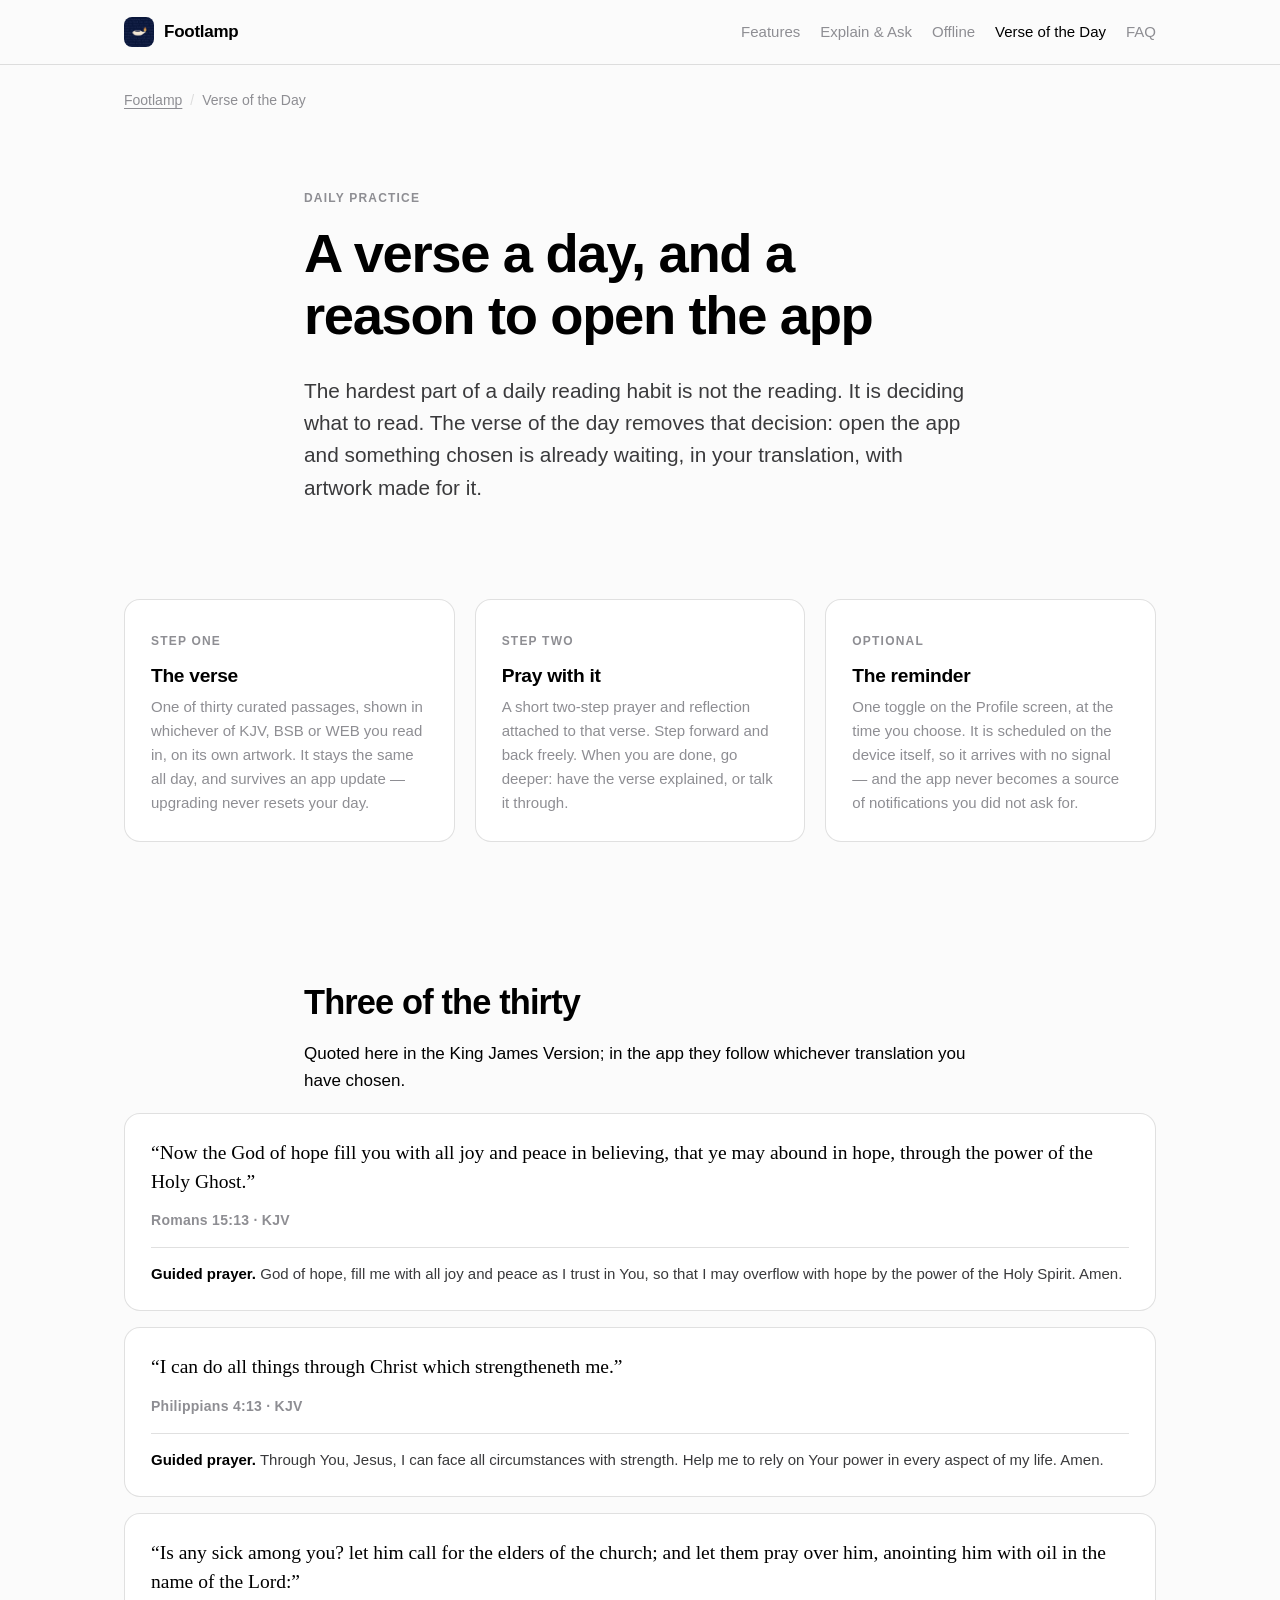
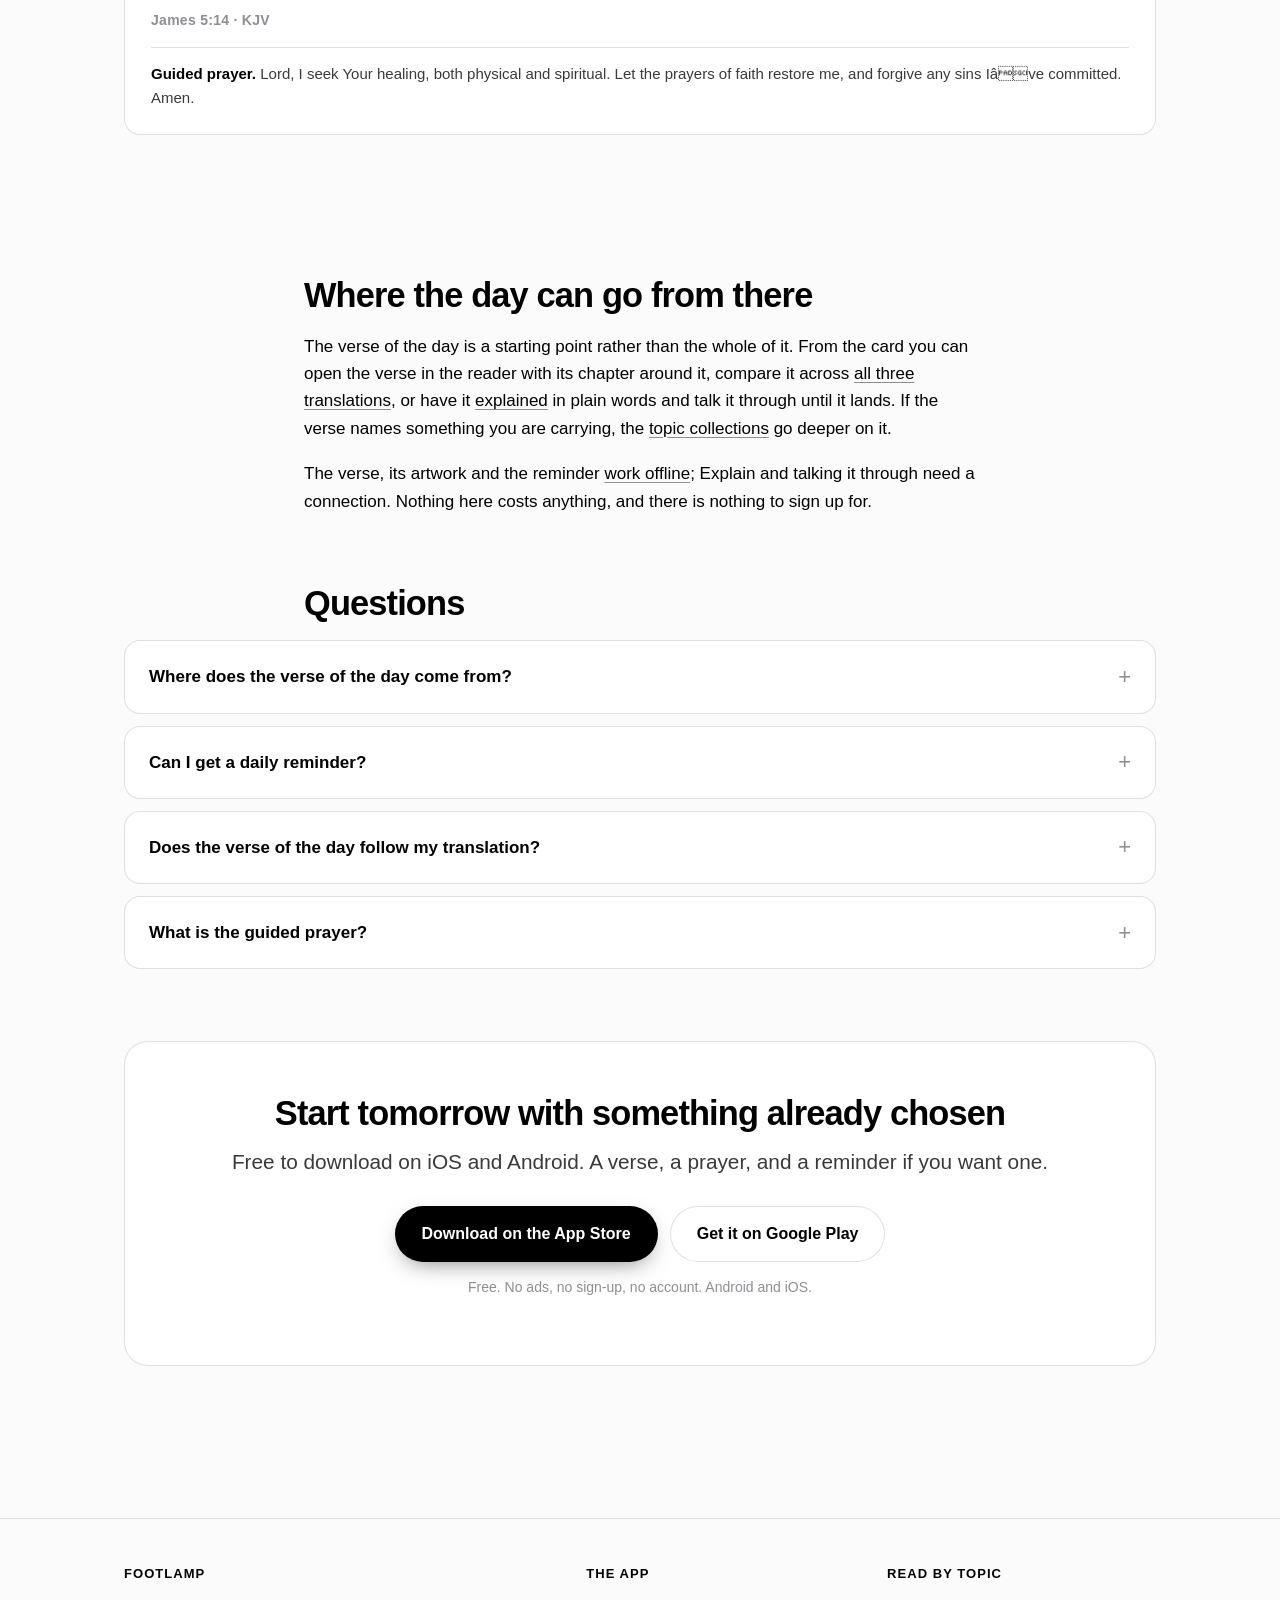
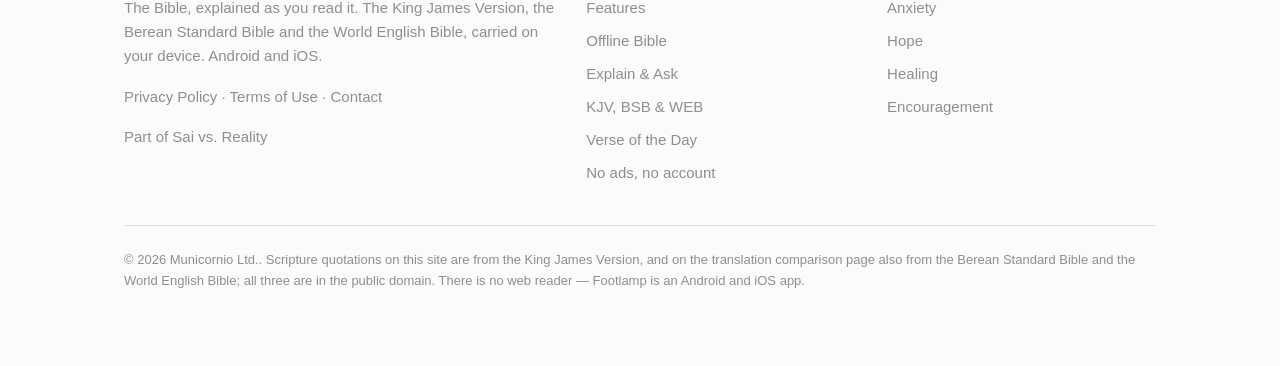
<file: verse-of-the-day/index.html>
<!doctype html>
<html lang="en">
<head>
<meta charset="utf-8">
<meta name="viewport" content="width=device-width, initial-scale=1">
<title>Verse of the Day with a Guided Prayer - Footlamp</title>
<meta name="description" content="A new verse each day from thirty curated passages, with artwork and a short guided prayer, plus an optional daily reminder. Free and offline on iOS and Android.">
<link rel="canonical" href="https://saivsreality.com/products/footlamp/verse-of-the-day/">
<meta name="theme-color" content="#FBFBFB">
<meta name="color-scheme" content="light">
<meta name="robots" content="index, follow, max-image-preview:large, max-snippet:-1">
<meta name="author" content="Municornio Ltd.">

<meta property="og:type" content="article">
<meta property="og:site_name" content="Footlamp">
<meta property="og:title" content="Verse of the Day with a Guided Prayer - Footlamp">
<meta property="og:description" content="A new verse each day from thirty curated passages, with artwork and a short guided prayer, plus an optional daily reminder. Free and offline on iOS and Android.">
<meta property="og:url" content="https://saivsreality.com/products/footlamp/verse-of-the-day/">
<meta property="og:locale" content="en_CA">
<meta property="og:image" content="https://saivsreality.com/products/footlamp/assets/img/og-image.png">
<meta property="og:image:width" content="1200">
<meta property="og:image:height" content="630">
<meta property="og:image:alt" content="Footlamp app icon">

<meta name="twitter:card" content="summary_large_image">
<meta name="twitter:title" content="Verse of the Day with a Guided Prayer - Footlamp">
<meta name="twitter:description" content="A new verse each day from thirty curated passages, with artwork and a short guided prayer, plus an optional daily reminder. Free and offline on iOS and Android.">
<meta name="twitter:image" content="https://saivsreality.com/products/footlamp/assets/img/og-image.png">

<link rel="icon" href="../assets/img/favicon-32.png" sizes="32x32" type="image/png">
<link rel="apple-touch-icon" href="../assets/img/icon-180.png">
<link rel="stylesheet" href="../assets/css/site.css">

<script type="application/ld+json">{"@context":"https://schema.org","@graph":[{"@type":"Organization","@id":"https://saivsreality.com/products/footlamp/#publisher","name":"Municornio Ltd.","url":"https://saivsreality.com/products/footlamp/","email":"unicornio.macau@gmail.com","logo":"https://saivsreality.com/products/footlamp/assets/img/app-logo.png"},{"@type":"WebSite","@id":"https://saivsreality.com/products/footlamp/#website","name":"Footlamp","url":"https://saivsreality.com/products/footlamp/","inLanguage":"en","publisher":{"@id":"https://saivsreality.com/products/footlamp/#publisher"}},{"@type":"MobileApplication","@id":"https://saivsreality.com/products/footlamp/#app","name":"Footlamp: Explain Bible Verses","alternateName":"Footlamp","applicationCategory":"BooksApplication","operatingSystem":"iOS, Android","url":"https://saivsreality.com/products/footlamp/","image":"https://saivsreality.com/products/footlamp/assets/img/app-logo.png","description":"A Bible app for iOS and Android that explains any verse in plain words and answers your questions. The King James Version, Berean Standard Bible and World English Bible are on the device, so reading and search work offline. No ads and no account.","publisher":{"@id":"https://saivsreality.com/products/footlamp/#publisher"},"installUrl":["https://apps.apple.com/app/id6504839289","https://play.google.com/store/apps/details?id=com.municornio.biblereader"],"featureList":["Explain any verse: a one-line summary, what it says, its context and why it matters","Key phrases highlighted in the verse, related verses and follow-up questions","Ask a question in your own words and keep the conversation going","Full KJV, BSB and WEB text bundled on the device","Works offline for reading, search, compare, topics and the verse of the day","Compare a verse side by side across all three translations","On-device keyword search across the whole Bible","A 7-day starter plan for people new to the Bible","Verse of the day with a two-step prayer","Topic collections for anxiety, hope, healing and encouragement","Daily reminder notification","No advertising and no account"],"offers":{"@type":"Offer","price":"0","priceCurrency":"USD","description":"Free to download. Reading, search, compare, topics, the starter plan, the verse of the day, prayers and reminders are never locked. Everyone gets 5 Explain or Ask requests a day; an optional Premium subscription makes them unlimited and keeps past conversations."}},{"@type":"BreadcrumbList","itemListElement":[{"@type":"ListItem","position":1,"name":"Footlamp","item":"https://saivsreality.com/products/footlamp/"},{"@type":"ListItem","position":2,"name":"Verse of the Day","item":"https://saivsreality.com/products/footlamp/verse-of-the-day/"}]},{"@type":"FAQPage","mainEntity":[{"@type":"Question","name":"Where does the verse of the day come from?","acceptedAnswer":{"@type":"Answer","text":"A curated set of thirty verses, chosen for the moments people bring to scripture, each with its own artwork."}},{"@type":"Question","name":"Can I get a daily reminder?","acceptedAnswer":{"@type":"Answer","text":"Yes, at the time you choose. Turn it on from the Profile screen, and off again just as easily. It is scheduled on the device, so it fires without a network connection."}},{"@type":"Question","name":"Does the verse of the day follow my translation?","acceptedAnswer":{"@type":"Answer","text":"Yes. It is shown in whichever of KJV, BSB or WEB you have chosen, matching the rest of your reading."}},{"@type":"Question","name":"What is the guided prayer?","acceptedAnswer":{"@type":"Answer","text":"A short two-step prayer and reflection attached to the day's verse, so the daily verse becomes a practice rather than just a card. You can step forward and back through it, and when you finish, the card offers to go deeper: have the verse explained, or talk it through."}}]}]}</script>
</head>
<body>
<a class="skip-link" href="#main">Skip to content</a>
<header class="site-header">
  <div class="wrap">
    <a class="brand" href="../">
      <img src="../assets/img/app-logo.png" width="30" height="30" alt="" loading="eager" decoding="async">
      <span>Footlamp</span>
    </a>
    <nav class="site-nav" aria-label="Primary">
      <a href="../#features">Features</a><a href="../ai-bible-study-assistant/">Explain &amp; Ask</a><a href="../offline-bible-app/">Offline</a><a href="../verse-of-the-day/" aria-current="page">Verse of the Day</a><a href="../#faq">FAQ</a>
    </nav>
  </div>
</header>
<main id="main">

<nav class="crumbs" aria-label="Breadcrumb"><div class="wrap"><ol>
  <li><a href="../">Footlamp</a></li>
  <li aria-current="page">Verse of the Day</li>
</ol></div></nav>
<section>
  <div class="wrap prose">
    <span class="eyebrow">Daily practice</span>
    <h1>A verse a day, and a reason to open the app</h1>
    <p class="lead">The hardest part of a daily reading habit is not the reading. It is
    deciding what to read. The verse of the day removes that decision: open the app and
    something chosen is already waiting, in your translation, with artwork made for
    it.</p>
  </div>
</section>

<section>
  <div class="wrap">
    <div class="grid grid-3">
      <div class="card">
        <span class="eyebrow">Step one</span>
        <h3>The verse</h3>
        <p class="muted">One of thirty curated passages, shown in whichever of KJV,
        BSB or WEB you read in, on its own artwork. It stays the same all day, and
        survives an app update &mdash; upgrading never resets your day.</p>
      </div>
      <div class="card">
        <span class="eyebrow">Step two</span>
        <h3>Pray with it</h3>
        <p class="muted">A short two-step prayer and reflection attached to that verse.
        Step forward and back freely. When you are done, go deeper: have the verse
        explained, or talk it through.</p>
      </div>
      <div class="card">
        <span class="eyebrow">Optional</span>
        <h3>The reminder</h3>
        <p class="muted">One toggle on the Profile screen, at the time you choose. It is scheduled
        on the device itself, so it arrives with no signal &mdash; and the app never
        becomes a source of notifications you did not ask for.</p>
      </div>
    </div>
  </div>
</section>

<section>
  <div class="wrap prose">
    <h2>Three of the thirty</h2>
    <p>Quoted here in the King James Version; in the app they follow whichever
    translation you have chosen.</p>
  </div>
  <div class="wrap"><ul class="verse-list"><li class="verse"><blockquote>&ldquo;Now the God of hope fill you with all joy and peace in believing, that ye may abound in hope, through the power of the Holy Ghost.&rdquo;</blockquote><cite>Romans 15:13 &middot; KJV</cite><p class="prayer"><strong>Guided prayer.</strong> God of hope, fill me with all joy and peace as I trust in You, so that I may overflow with hope by the power of the Holy Spirit. Amen.</p></li><li class="verse"><blockquote>&ldquo;I can do all things through Christ which strengtheneth me.&rdquo;</blockquote><cite>Philippians 4:13 &middot; KJV</cite><p class="prayer"><strong>Guided prayer.</strong> Through You, Jesus, I can face all circumstances with strength. Help me to rely on Your power in every aspect of my life. Amen.</p></li><li class="verse"><blockquote>&ldquo;Is any sick among you? let him call for the elders of the church; and let them pray over him, anointing him with oil in the name of the Lord:&rdquo;</blockquote><cite>James 5:14 &middot; KJV</cite><p class="prayer"><strong>Guided prayer.</strong> Lord, I seek Your healing, both physical and spiritual. Let the prayers of faith restore me, and forgive any sins Iâve committed. Amen.</p></li></ul></div>
</section>

<section>
  <div class="wrap prose">
    <h2>Where the day can go from there</h2>
    <p>The verse of the day is a starting point rather than the whole of it. From the
    card you can open the verse in the reader with its chapter around it, compare it
    across <a href="../compare-bible-translations/">all three translations</a>, or have
    it <a href="../ai-bible-study-assistant/">explained</a> in plain words and talk it
    through until it lands. If the verse names something you are carrying, the
    <a href="../bible-verses-about-hope/">topic collections</a> go deeper on it.</p>
    <p>The verse, its artwork and the reminder <a href="../offline-bible-app/">work
    offline</a>; Explain and talking it through need a connection. Nothing here costs
    anything, and there is nothing to sign up for.</p>
    <h2>Questions</h2>
  </div>
  <div class="wrap"><div class="faq"><details class="faq-item"><summary>Where does the verse of the day come from?</summary><p>A curated set of thirty verses, chosen for the moments people bring to scripture, each with its own artwork.</p></details><details class="faq-item"><summary>Can I get a daily reminder?</summary><p>Yes, at the time you choose. Turn it on from the Profile screen, and off again just as easily. It is scheduled on the device, so it fires without a network connection.</p></details><details class="faq-item"><summary>Does the verse of the day follow my translation?</summary><p>Yes. It is shown in whichever of KJV, BSB or WEB you have chosen, matching the rest of your reading.</p></details><details class="faq-item"><summary>What is the guided prayer?</summary><p>A short two-step prayer and reflection attached to the day's verse, so the daily verse becomes a practice rather than just a card. You can step forward and back through it, and when you finish, the card offers to go deeper: have the verse explained, or talk it through.</p></details></div></div>
</section>

<section aria-labelledby="cta-heading"><div class="wrap"><div class="band">
  <h2 id="cta-heading">Start tomorrow with something already chosen</h2>
  <p class="lead">Free to download on iOS and Android. A verse, a prayer, and a reminder if you want one.</p>
  <div class="cta-row ">
  <a class="btn btn-primary" href="https://apps.apple.com/app/id6504839289">Download on the App&nbsp;Store</a>
  <a class="btn btn-secondary" href="https://play.google.com/store/apps/details?id=com.municornio.biblereader">Get it on Google&nbsp;Play</a>
</div>
<p class="small muted">Free. No ads, no sign-up, no account. Android and iOS.</p>
</div></div></section>

</main>
<footer class="site-footer">
  <div class="wrap">
    <div class="footer-grid">
      <div>
        <h2>Footlamp</h2>
        <p>The Bible, explained as you read it. The King James Version, the Berean
        Standard Bible and the World English Bible, carried on your device. Android
        and iOS.</p>
        <p><a href="https://saivsreality.com/products/footlamp/privacy-policy.html">Privacy Policy</a> &middot;
           <a href="https://www.apple.com/legal/internet-services/itunes/dev/stdeula/">Terms of Use</a> &middot;
           <a href="mailto:unicornio.macau@gmail.com">Contact</a></p>
        <p>Part of <a href="https://mylesieong.github.io/">Sai vs. Reality</a></p>
      </div>
      <div><h2>The app</h2><ul><li><a href="../#features">Features</a></li><li><a href="../offline-bible-app/">Offline Bible</a></li><li><a href="../ai-bible-study-assistant/">Explain &amp; Ask</a></li><li><a href="../compare-bible-translations/">KJV, BSB &amp; WEB</a></li><li><a href="../verse-of-the-day/">Verse of the Day</a></li><li><a href="../bible-app-without-ads/">No ads, no account</a></li></ul></div><div><h2>Read by topic</h2><ul><li><a href="../bible-verses-about-anxiety/">Anxiety</a></li><li><a href="../bible-verses-about-hope/">Hope</a></li><li><a href="../bible-verses-about-healing/">Healing</a></li><li><a href="../bible-verses-about-encouragement/">Encouragement</a></li></ul></div>
    </div>
    <p class="colophon">&copy; 2026 Municornio Ltd.. Scripture quotations on this
    site are from the King James Version, and on the translation comparison page also from the
    Berean Standard Bible and the World English Bible; all three are in the public domain.
    There is no web reader &mdash; Footlamp is an Android and iOS app.</p>
  </div>
</footer>
</body>
</html>
</file>
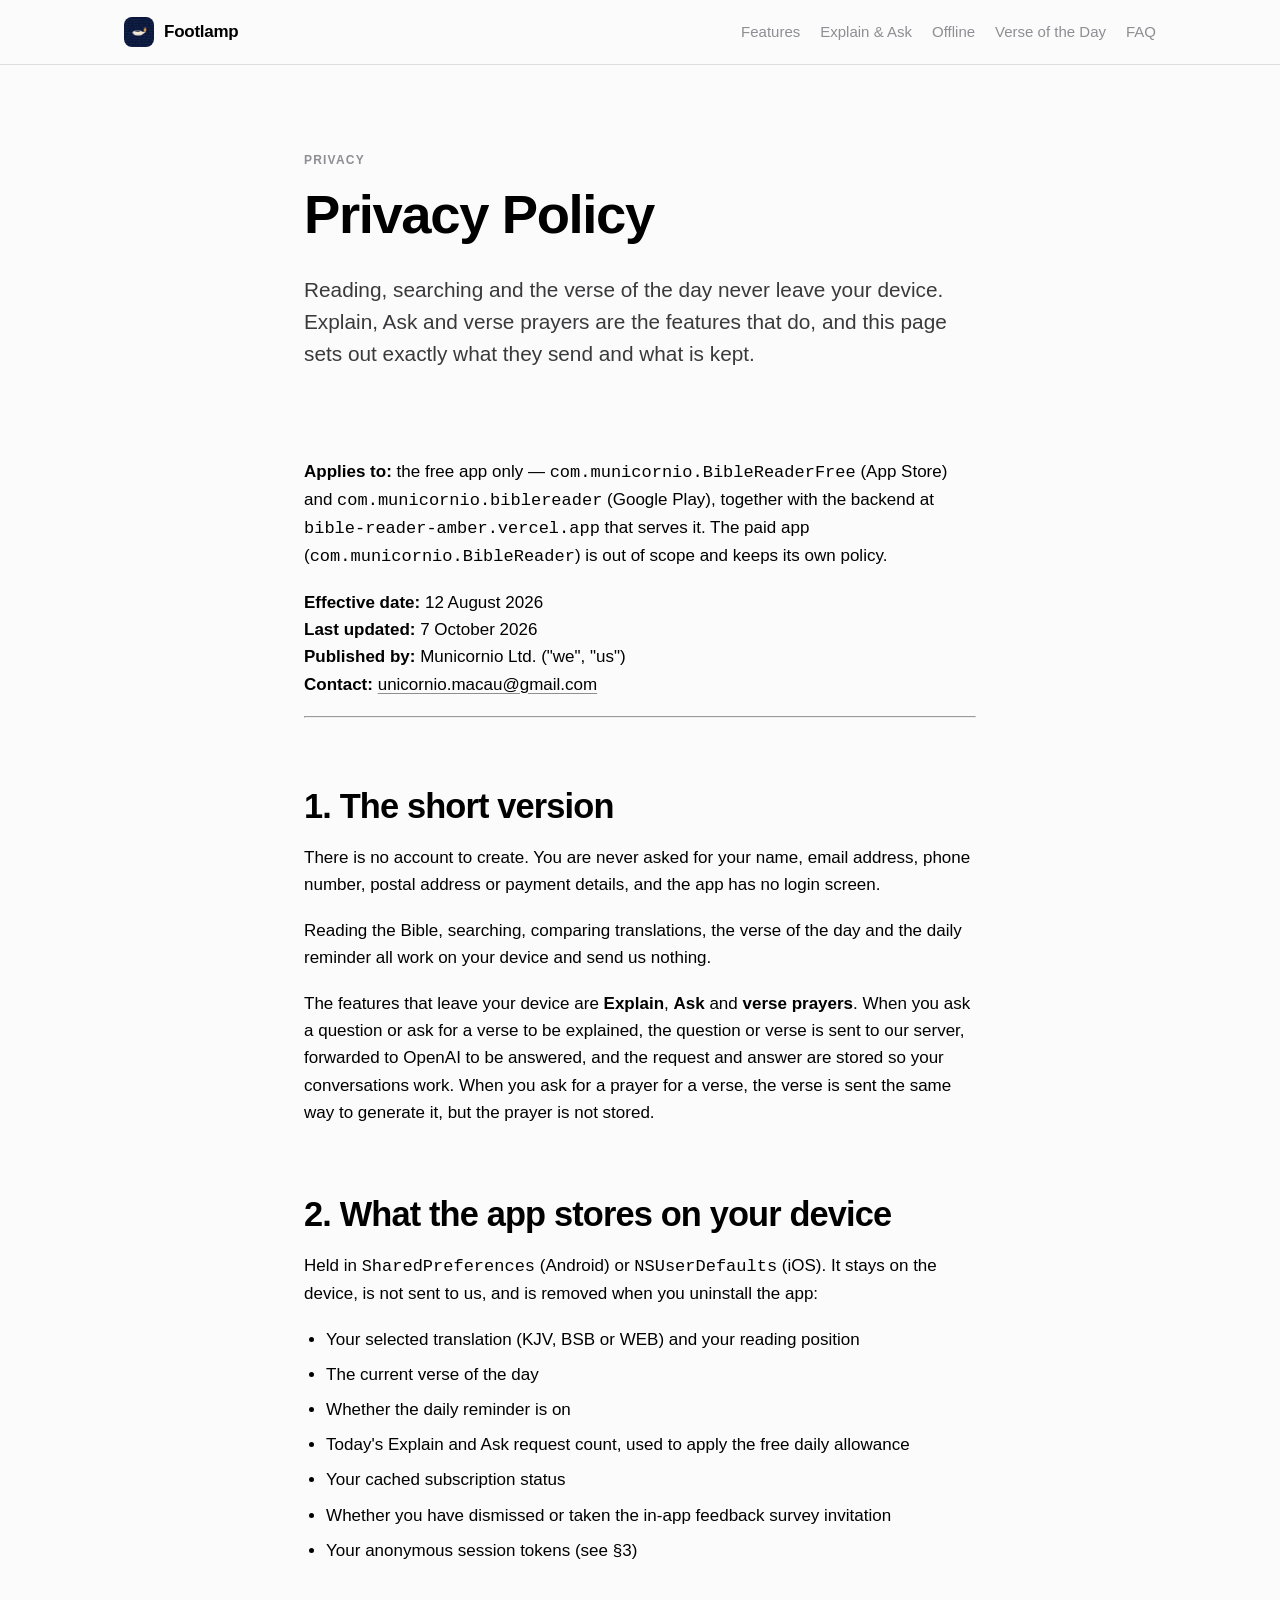
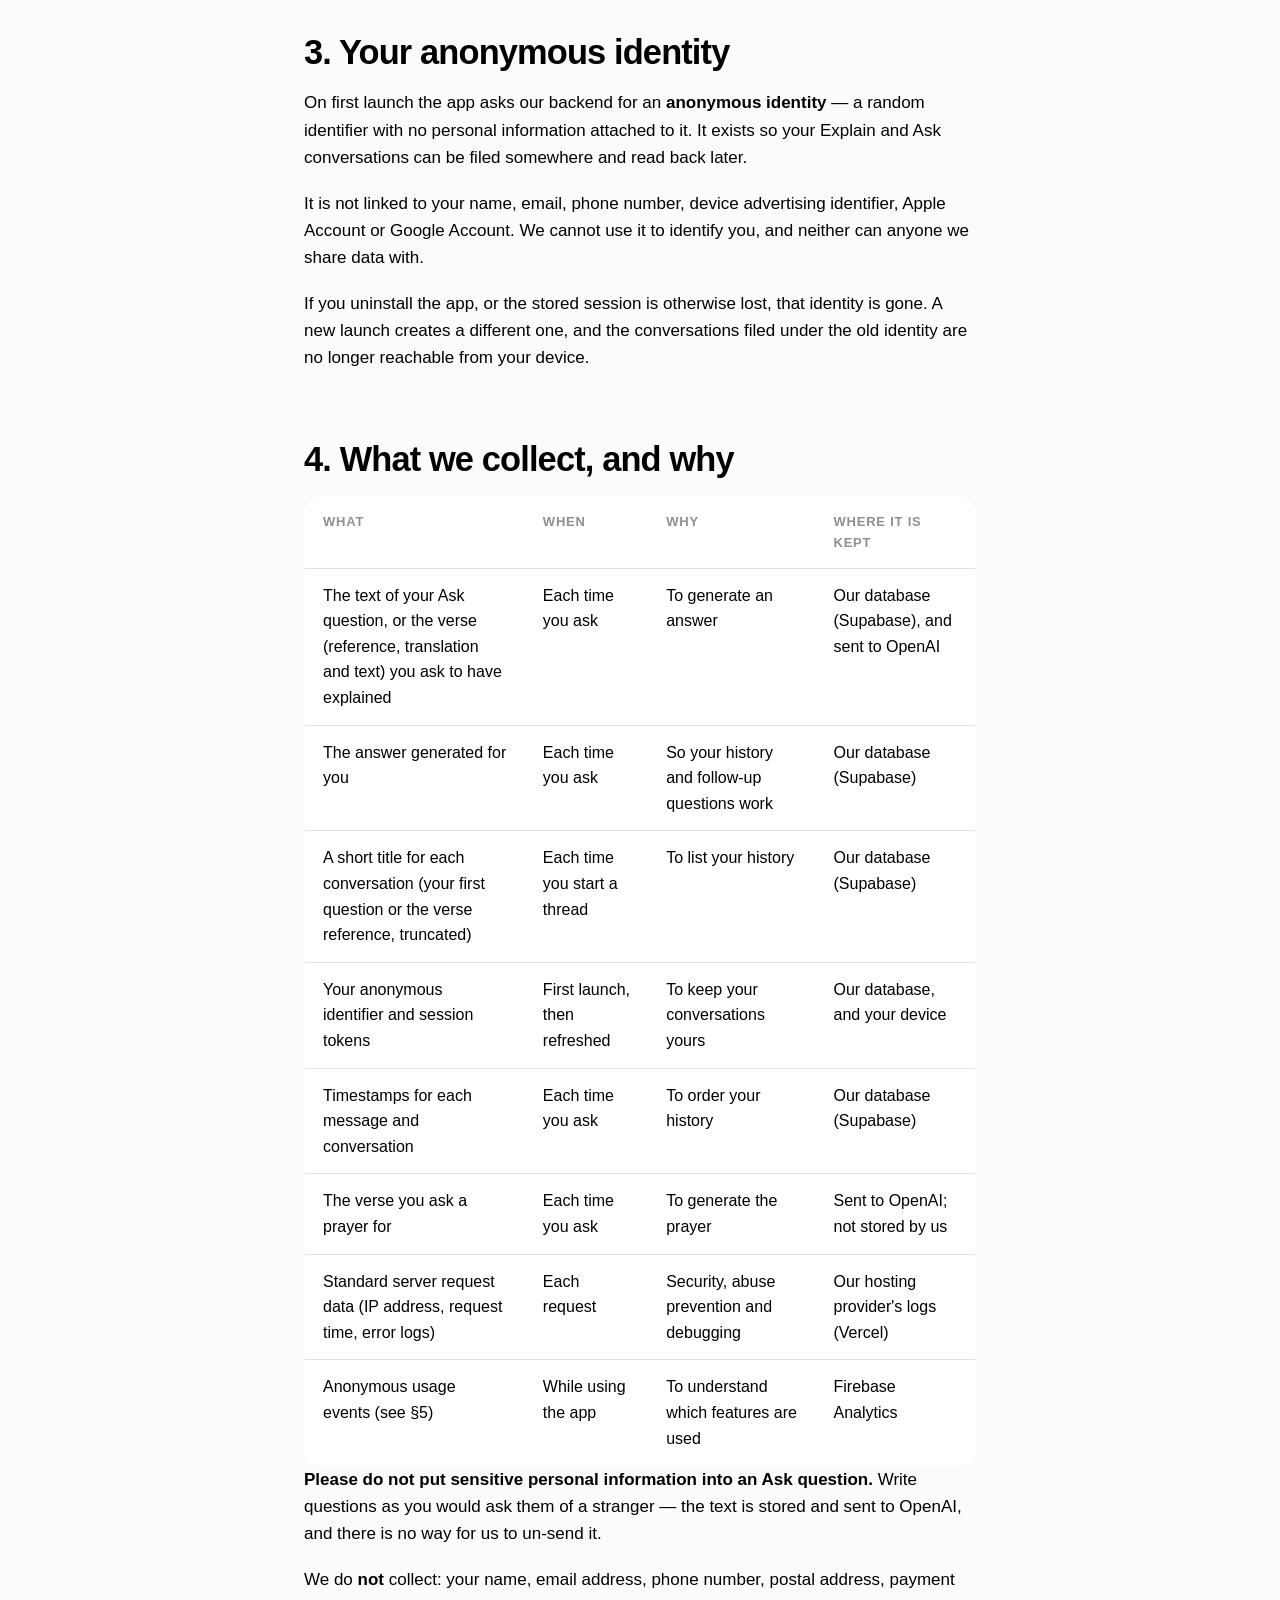
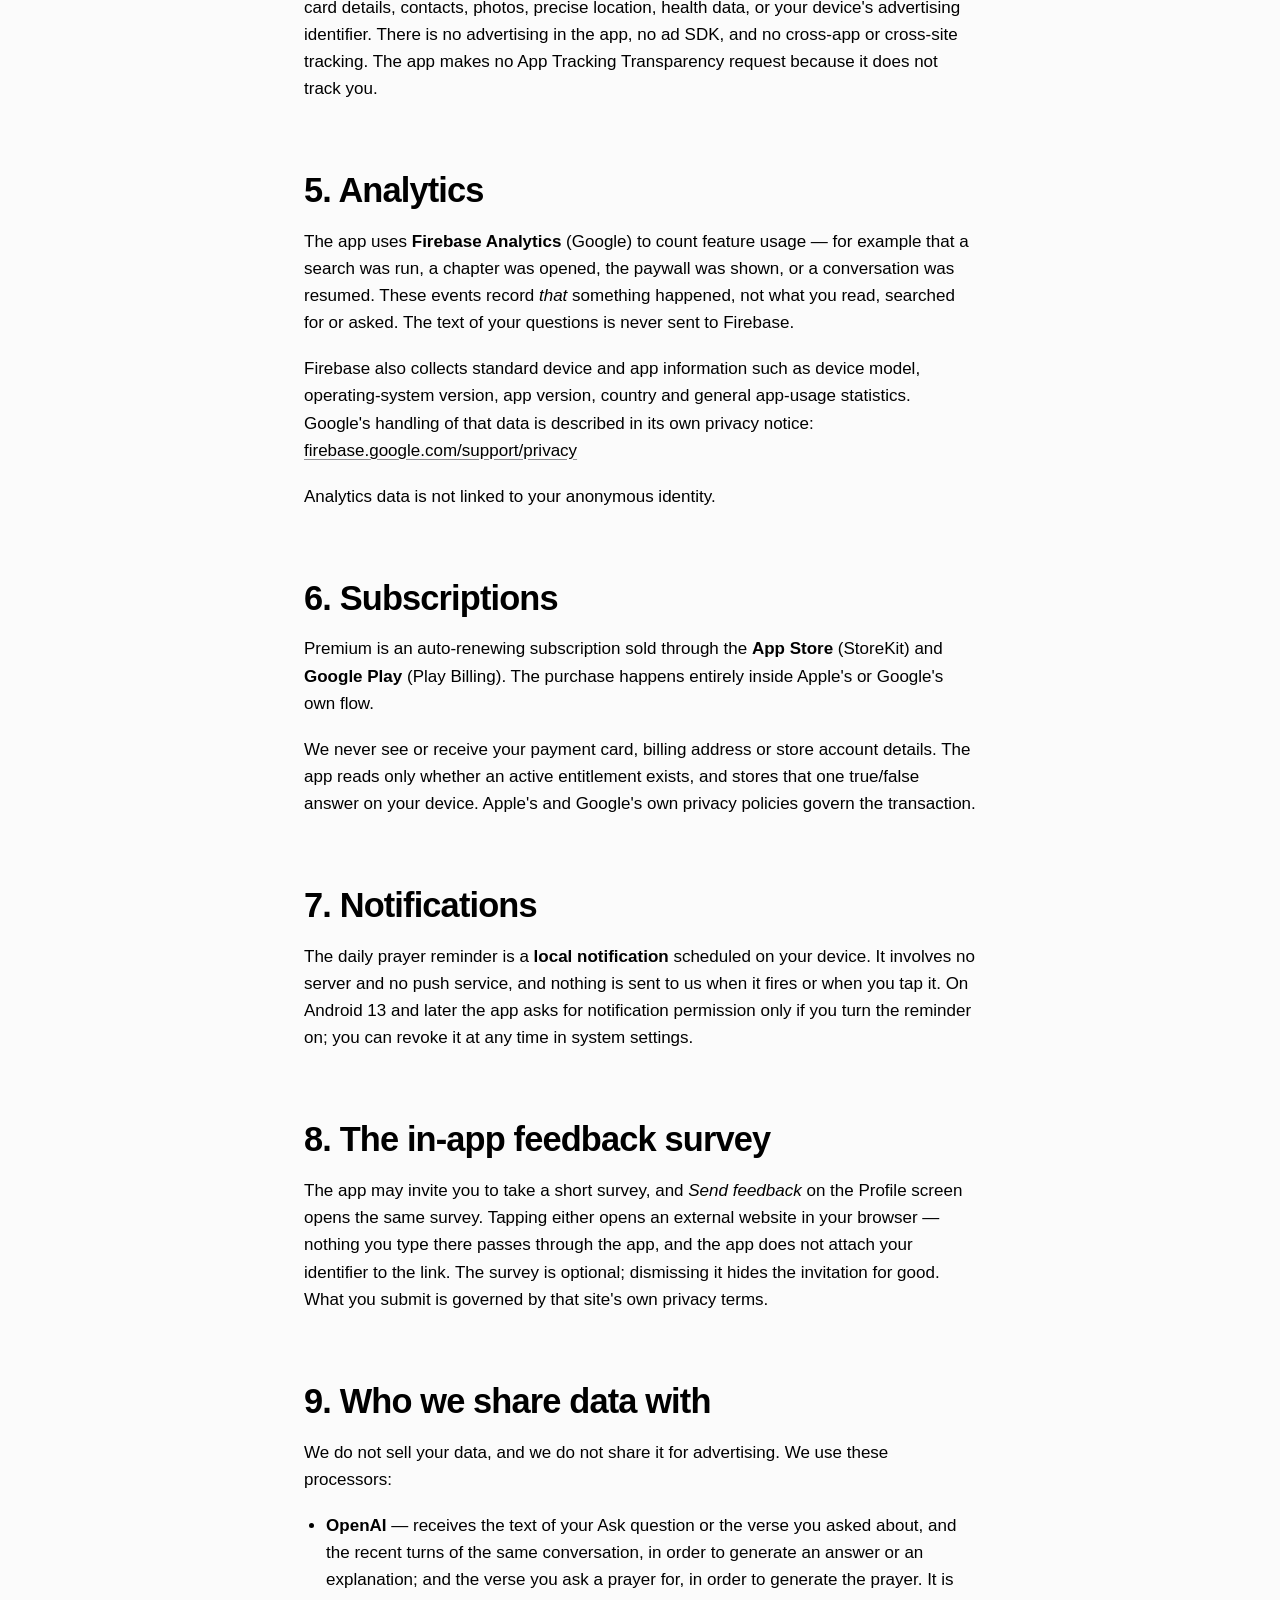
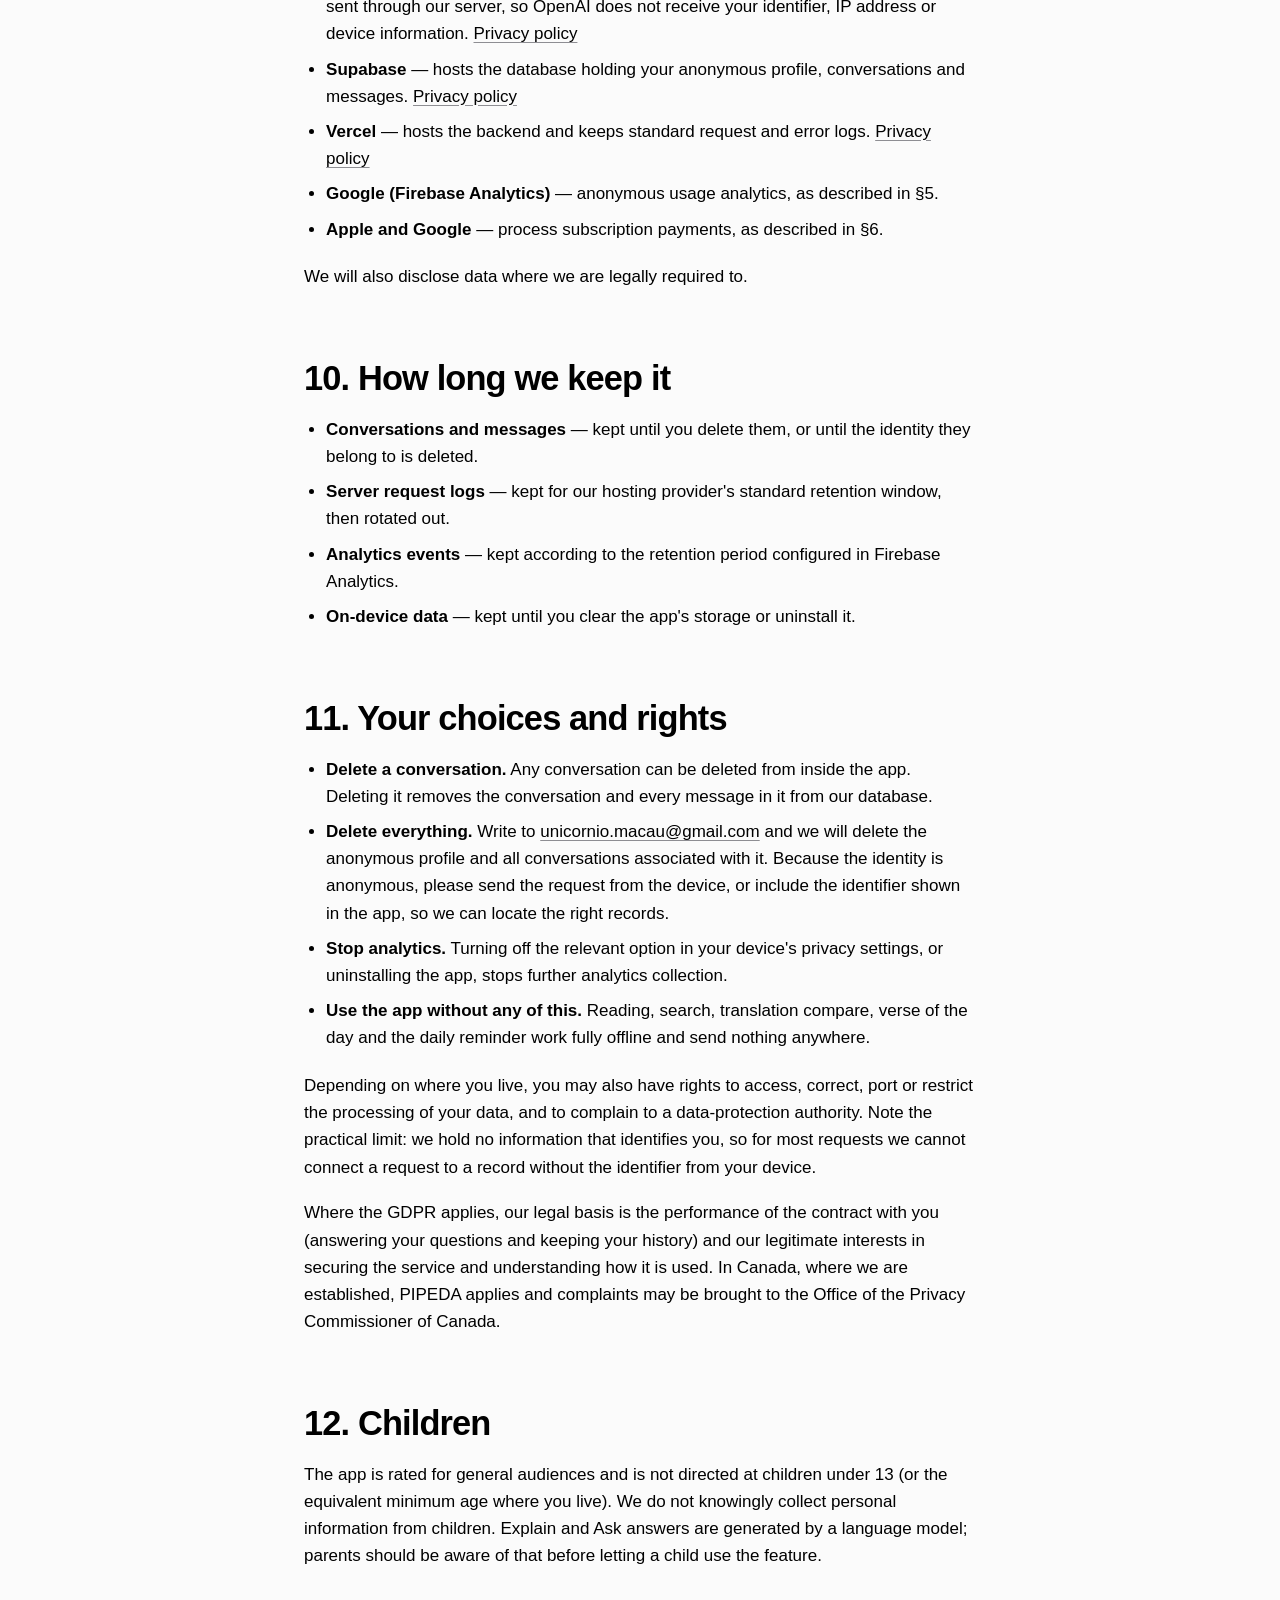
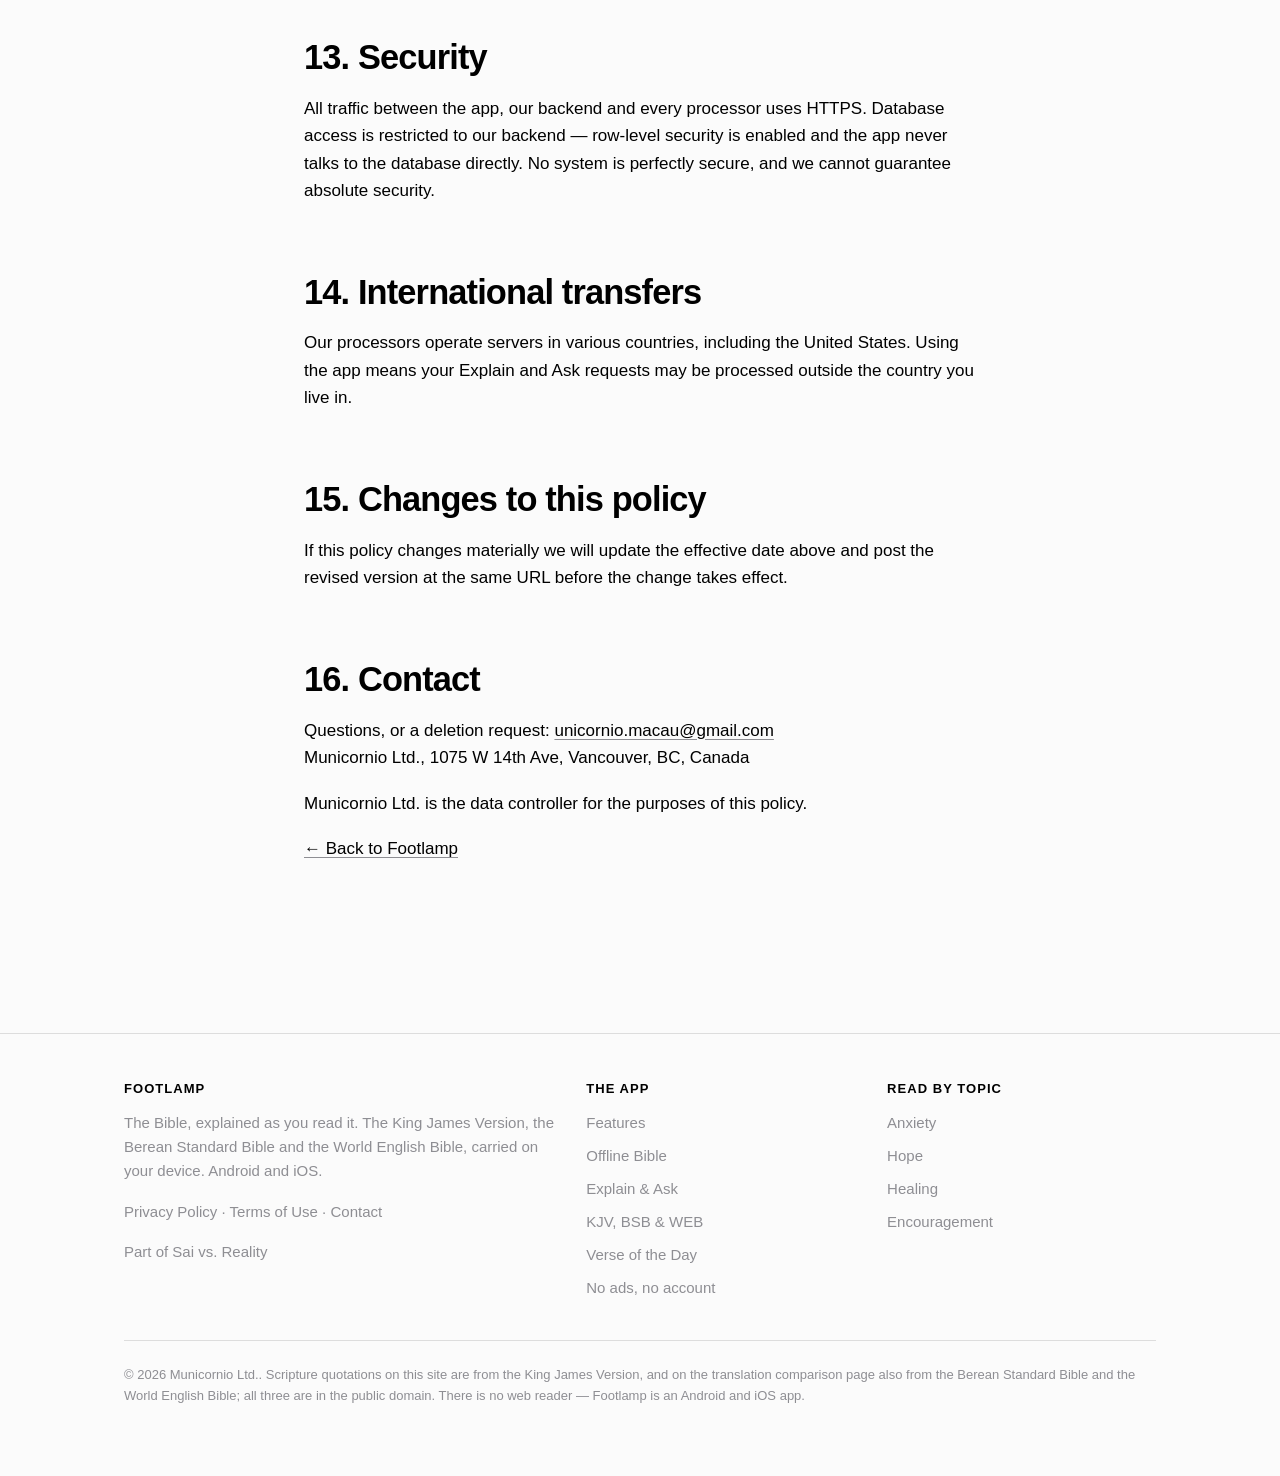
<file: privacy-policy.html>
<!doctype html>
<html lang="en">
<head>
<meta charset="utf-8">
<meta name="viewport" content="width=device-width, initial-scale=1">
<title>Privacy Policy – Footlamp</title>
<meta name="description" content="No account, no ads, and nothing collected while you read. What Explain and Ask send to our server, what is kept, and how to have it deleted.">
<link rel="canonical" href="https://saivsreality.com/products/footlamp/privacy-policy.html">
<meta name="theme-color" content="#FBFBFB">
<meta name="color-scheme" content="light">
<meta name="robots" content="index, follow, max-image-preview:large, max-snippet:-1">
<meta name="author" content="Municornio Ltd.">

<meta property="og:type" content="article">
<meta property="og:site_name" content="Footlamp">
<meta property="og:title" content="Privacy Policy – Footlamp">
<meta property="og:description" content="No account, no ads, and nothing collected while you read. What Explain and Ask send to our server, what is kept, and how to have it deleted.">
<meta property="og:url" content="https://saivsreality.com/products/footlamp/privacy-policy.html">
<meta property="og:locale" content="en_CA">
<meta property="og:image" content="https://saivsreality.com/products/footlamp/assets/img/og-image.png">
<meta property="og:image:width" content="1200">
<meta property="og:image:height" content="630">
<meta property="og:image:alt" content="Footlamp app icon">

<meta name="twitter:card" content="summary_large_image">
<meta name="twitter:title" content="Privacy Policy – Footlamp">
<meta name="twitter:description" content="No account, no ads, and nothing collected while you read. What Explain and Ask send to our server, what is kept, and how to have it deleted.">
<meta name="twitter:image" content="https://saivsreality.com/products/footlamp/assets/img/og-image.png">

<link rel="icon" href="assets/img/favicon-32.png" sizes="32x32" type="image/png">
<link rel="apple-touch-icon" href="assets/img/icon-180.png">
<link rel="stylesheet" href="assets/css/site.css">

<script type="application/ld+json">{"@context":"https://schema.org","@graph":[{"@type":"Organization","@id":"https://saivsreality.com/products/footlamp/#publisher","name":"Municornio Ltd.","url":"https://saivsreality.com/products/footlamp/","email":"unicornio.macau@gmail.com","logo":"https://saivsreality.com/products/footlamp/assets/img/app-logo.png"},{"@type":"WebSite","@id":"https://saivsreality.com/products/footlamp/#website","name":"Footlamp","url":"https://saivsreality.com/products/footlamp/","inLanguage":"en","publisher":{"@id":"https://saivsreality.com/products/footlamp/#publisher"}}]}</script>
</head>
<body>
<a class="skip-link" href="#main">Skip to content</a>
<header class="site-header">
  <div class="wrap">
    <a class="brand" href="">
      <img src="assets/img/app-logo.png" width="30" height="30" alt="" loading="eager" decoding="async">
      <span>Footlamp</span>
    </a>
    <nav class="site-nav" aria-label="Primary">
      <a href="#features">Features</a><a href="ai-bible-study-assistant/">Explain &amp; Ask</a><a href="offline-bible-app/">Offline</a><a href="verse-of-the-day/">Verse of the Day</a><a href="#faq">FAQ</a>
    </nav>
  </div>
</header>
<main id="main">

<section class="hero">
  <div class="wrap prose">
    <span class="eyebrow">Privacy</span>
    <h1>Privacy Policy</h1>
    <p class="lead">Reading, searching and the verse of the day never leave your
    device. Explain, Ask and verse prayers are the features that do, and this page sets
    out exactly what they send and what is kept.</p>
  </div>
</section>

<section>
  <div class="wrap prose">
<p><strong>Applies to:</strong> the free app only — <code>com.municornio.BibleReaderFree</code> (App Store) and
    <code>com.municornio.biblereader</code> (Google Play), together with the backend at
    <code>bible-reader-amber.vercel.app</code> that serves it. The paid app
    (<code>com.municornio.BibleReader</code>) is out of scope and keeps its own policy.</p>

    <p><strong>Effective date:</strong> 12 August 2026<br>
    <strong>Last updated:</strong> 7 October 2026<br>
    <strong>Published by:</strong> Municornio Ltd. ("we", "us")<br>
    <strong>Contact:</strong> <a href="mailto:unicornio.macau@gmail.com">unicornio.macau@gmail.com</a></p>

    <hr>

    <h2>1. The short version</h2>
    <p>There is no account to create. You are never asked for your name, email address, phone number, postal address or payment details, and the app has no login screen.</p>
    <p>Reading the Bible, searching, comparing translations, the verse of the day and the daily reminder all work on your device and send us nothing.</p>
    <p>The features that leave your device are <strong>Explain</strong>, <strong>Ask</strong> and <strong>verse prayers</strong>. When you ask a question or ask for a verse to be explained, the question or verse is sent to our server, forwarded to OpenAI to be answered, and the request and answer are stored so your conversations work. When you ask for a prayer for a verse, the verse is sent the same way to generate it, but the prayer is not stored.</p>

    <h2>2. What the app stores on your device</h2>
    <p>Held in <code>SharedPreferences</code> (Android) or <code>NSUserDefaults</code> (iOS). It stays on the device, is not sent to us, and is removed when you uninstall the app:</p>
    <ul>
      <li>Your selected translation (KJV, BSB or WEB) and your reading position</li>
      <li>The current verse of the day</li>
      <li>Whether the daily reminder is on</li>
      <li>Today's Explain and Ask request count, used to apply the free daily allowance</li>
      <li>Your cached subscription status</li>
      <li>Whether you have dismissed or taken the in-app feedback survey invitation</li>
      <li>Your anonymous session tokens (see §3)</li>
    </ul>

    <h2>3. Your anonymous identity</h2>
    <p>On first launch the app asks our backend for an <strong>anonymous identity</strong> — a random identifier with no personal information attached to it. It exists so your Explain and Ask conversations can be filed somewhere and read back later.</p>
    <p>It is not linked to your name, email, phone number, device advertising identifier, Apple Account or Google Account. We cannot use it to identify you, and neither can anyone we share data with.</p>
    <p>If you uninstall the app, or the stored session is otherwise lost, that identity is gone. A new launch creates a different one, and the conversations filed under the old identity are no longer reachable from your device.</p>

    <h2>4. What we collect, and why</h2>
    <table>
      <thead>
        <tr><th>What</th><th>When</th><th>Why</th><th>Where it is kept</th></tr>
      </thead>
      <tbody>
        <tr><td>The text of your Ask question, or the verse (reference, translation and text) you ask to have explained</td><td>Each time you ask</td><td>To generate an answer</td><td>Our database (Supabase), and sent to OpenAI</td></tr>
        <tr><td>The answer generated for you</td><td>Each time you ask</td><td>So your history and follow-up questions work</td><td>Our database (Supabase)</td></tr>
        <tr><td>A short title for each conversation (your first question or the verse reference, truncated)</td><td>Each time you start a thread</td><td>To list your history</td><td>Our database (Supabase)</td></tr>
        <tr><td>Your anonymous identifier and session tokens</td><td>First launch, then refreshed</td><td>To keep your conversations yours</td><td>Our database, and your device</td></tr>
        <tr><td>Timestamps for each message and conversation</td><td>Each time you ask</td><td>To order your history</td><td>Our database (Supabase)</td></tr>
        <tr><td>The verse you ask a prayer for</td><td>Each time you ask</td><td>To generate the prayer</td><td>Sent to OpenAI; not stored by us</td></tr>
        <tr><td>Standard server request data (IP address, request time, error logs)</td><td>Each request</td><td>Security, abuse prevention and debugging</td><td>Our hosting provider's logs (Vercel)</td></tr>
        <tr><td>Anonymous usage events (see §5)</td><td>While using the app</td><td>To understand which features are used</td><td>Firebase Analytics</td></tr>
      </tbody>
    </table>

    <p><strong>Please do not put sensitive personal information into an Ask question.</strong> Write questions as you would ask them of a stranger — the text is stored and sent to OpenAI, and there is no way for us to un-send it.</p>

    <p>We do <strong>not</strong> collect: your name, email address, phone number, postal address, payment card details, contacts, photos, precise location, health data, or your device's advertising identifier. There is no advertising in the app, no ad SDK, and no cross-app or cross-site tracking. The app makes no App Tracking Transparency request because it does not track you.</p>

    <h2>5. Analytics</h2>
    <p>The app uses <strong>Firebase Analytics</strong> (Google) to count feature usage — for example that a search was run, a chapter was opened, the paywall was shown, or a conversation was resumed. These events record <em>that</em> something happened, not what you read, searched for or asked. The text of your questions is never sent to Firebase.</p>
    <p>Firebase also collects standard device and app information such as device model, operating-system version, app version, country and general app-usage statistics. Google's handling of that data is described in its own privacy notice: <a href="https://firebase.google.com/support/privacy" target="_blank" rel="noopener">firebase.google.com/support/privacy</a></p>
    <p>Analytics data is not linked to your anonymous identity.</p>

    <h2>6. Subscriptions</h2>
    <p>Premium is an auto-renewing subscription sold through the <strong>App Store</strong> (StoreKit) and <strong>Google Play</strong> (Play Billing). The purchase happens entirely inside Apple's or Google's own flow.</p>
    <p>We never see or receive your payment card, billing address or store account details. The app reads only whether an active entitlement exists, and stores that one true/false answer on your device. Apple's and Google's own privacy policies govern the transaction.</p>

    <h2>7. Notifications</h2>
    <p>The daily prayer reminder is a <strong>local notification</strong> scheduled on your device. It involves no server and no push service, and nothing is sent to us when it fires or when you tap it. On Android 13 and later the app asks for notification permission only if you turn the reminder on; you can revoke it at any time in system settings.</p>

    <h2>8. The in-app feedback survey</h2>
    <p>The app may invite you to take a short survey, and <em>Send feedback</em> on the Profile screen opens the same survey. Tapping either opens an external website in your browser — nothing you type there passes through the app, and the app does not attach your identifier to the link. The survey is optional; dismissing it hides the invitation for good. What you submit is governed by that site's own privacy terms.</p>

    <h2>9. Who we share data with</h2>
    <p>We do not sell your data, and we do not share it for advertising. We use these processors:</p>
    <ul>
      <li><strong>OpenAI</strong> — receives the text of your Ask question or the verse you asked about, and the recent turns of the same conversation, in order to generate an answer or an explanation; and the verse you ask a prayer for, in order to generate the prayer. It is sent through our server, so OpenAI does not receive your identifier, IP address or device information. <a href="https://openai.com/policies/privacy-policy" target="_blank" rel="noopener">Privacy policy</a></li>
      <li><strong>Supabase</strong> — hosts the database holding your anonymous profile, conversations and messages. <a href="https://supabase.com/privacy" target="_blank" rel="noopener">Privacy policy</a></li>
      <li><strong>Vercel</strong> — hosts the backend and keeps standard request and error logs. <a href="https://vercel.com/legal/privacy-policy" target="_blank" rel="noopener">Privacy policy</a></li>
      <li><strong>Google (Firebase Analytics)</strong> — anonymous usage analytics, as described in §5.</li>
      <li><strong>Apple and Google</strong> — process subscription payments, as described in §6.</li>
    </ul>
    <p>We will also disclose data where we are legally required to.</p>

    <h2>10. How long we keep it</h2>
    <ul>
      <li><strong>Conversations and messages</strong> — kept until you delete them, or until the identity they belong to is deleted.</li>
      <li><strong>Server request logs</strong> — kept for our hosting provider's standard retention window, then rotated out.</li>
      <li><strong>Analytics events</strong> — kept according to the retention period configured in Firebase Analytics.</li>
      <li><strong>On-device data</strong> — kept until you clear the app's storage or uninstall it.</li>
    </ul>

    <h2>11. Your choices and rights</h2>
    <ul>
      <li><strong>Delete a conversation.</strong> Any conversation can be deleted from inside the app. Deleting it removes the conversation and every message in it from our database.</li>
      <li><strong>Delete everything.</strong> Write to <a href="mailto:unicornio.macau@gmail.com">unicornio.macau@gmail.com</a> and we will delete the anonymous profile and all conversations associated with it. Because the identity is anonymous, please send the request from the device, or include the identifier shown in the app, so we can locate the right records.</li>
      <li><strong>Stop analytics.</strong> Turning off the relevant option in your device's privacy settings, or uninstalling the app, stops further analytics collection.</li>
      <li><strong>Use the app without any of this.</strong> Reading, search, translation compare, verse of the day and the daily reminder work fully offline and send nothing anywhere.</li>
    </ul>
    <p>Depending on where you live, you may also have rights to access, correct, port or restrict the processing of your data, and to complain to a data-protection authority. Note the practical limit: we hold no information that identifies you, so for most requests we cannot connect a request to a record without the identifier from your device.</p>
    <p>Where the GDPR applies, our legal basis is the performance of the contract with you (answering your questions and keeping your history) and our legitimate interests in securing the service and understanding how it is used. In Canada, where we are established, PIPEDA applies and complaints may be brought to the Office of the Privacy Commissioner of Canada.</p>

    <h2>12. Children</h2>
    <p>The app is rated for general audiences and is not directed at children under 13 (or the equivalent minimum age where you live). We do not knowingly collect personal information from children. Explain and Ask answers are generated by a language model; parents should be aware of that before letting a child use the feature.</p>

    <h2>13. Security</h2>
    <p>All traffic between the app, our backend and every processor uses HTTPS. Database access is restricted to our backend — row-level security is enabled and the app never talks to the database directly. No system is perfectly secure, and we cannot guarantee absolute security.</p>

    <h2>14. International transfers</h2>
    <p>Our processors operate servers in various countries, including the United States. Using the app means your Explain and Ask requests may be processed outside the country you live in.</p>

    <h2>15. Changes to this policy</h2>
    <p>If this policy changes materially we will update the effective date above and post the revised version at the same URL before the change takes effect.</p>

    <h2>16. Contact</h2>
    <p>Questions, or a deletion request: <a href="mailto:unicornio.macau@gmail.com">unicornio.macau@gmail.com</a><br>
    Municornio Ltd., 1075 W 14th Ave, Vancouver, BC, Canada</p>
    <p>Municornio Ltd. is the data controller for the purposes of this policy.</p>

    <p><a href="index.html">← Back to Footlamp</a></p>
  </div>
</section>

</main>
<footer class="site-footer">
  <div class="wrap">
    <div class="footer-grid">
      <div>
        <h2>Footlamp</h2>
        <p>The Bible, explained as you read it. The King James Version, the Berean
        Standard Bible and the World English Bible, carried on your device. Android
        and iOS.</p>
        <p><a href="https://saivsreality.com/products/footlamp/privacy-policy.html">Privacy Policy</a> &middot;
           <a href="https://www.apple.com/legal/internet-services/itunes/dev/stdeula/">Terms of Use</a> &middot;
           <a href="mailto:unicornio.macau@gmail.com">Contact</a></p>
        <p>Part of <a href="https://mylesieong.github.io/">Sai vs. Reality</a></p>
      </div>
      <div><h2>The app</h2><ul><li><a href="#features">Features</a></li><li><a href="offline-bible-app/">Offline Bible</a></li><li><a href="ai-bible-study-assistant/">Explain &amp; Ask</a></li><li><a href="compare-bible-translations/">KJV, BSB &amp; WEB</a></li><li><a href="verse-of-the-day/">Verse of the Day</a></li><li><a href="bible-app-without-ads/">No ads, no account</a></li></ul></div><div><h2>Read by topic</h2><ul><li><a href="bible-verses-about-anxiety/">Anxiety</a></li><li><a href="bible-verses-about-hope/">Hope</a></li><li><a href="bible-verses-about-healing/">Healing</a></li><li><a href="bible-verses-about-encouragement/">Encouragement</a></li></ul></div>
    </div>
    <p class="colophon">&copy; 2026 Municornio Ltd.. Scripture quotations on this
    site are from the King James Version, and on the translation comparison page also from the
    Berean Standard Bible and the World English Bible; all three are in the public domain.
    There is no web reader &mdash; Footlamp is an Android and iOS app.</p>
  </div>
</footer>
</body>
</html>
</file>
<file: assets/css/site.css>
/* Footlamp — site styles.
   Palette lifted from the app's AppColors
   (shared/src/commonMain/kotlin/com/municornio/biblereader/ui/theme/Theme.kt).
   The app is light-only by design; the site preserves that rather than
   inventing a dark theme the product never had. */

:root {
  --bg: #FBFBFB;          /* AppColors.Background */
  --surface: #FFFFFF;     /* AppColors.Surface */
  --ink: #000000;         /* AppColors.OnSurface */
  --muted: #8E8E93;       /* AppColors.SecondaryText */
  --divider: rgba(0, 0, 0, 0.12);
  --shadow: rgba(128, 128, 128, 0.20);
  --ai-1: #FF8550;        /* AppColors.Ai1 */
  --ai-2: #FF7DEA;        /* AppColors.Ai2 */
  --ai-3: #3BDCFF;        /* AppColors.Ai3 */
  --highlight: #FF9500;   /* AppColors.KeywordHighlight */
  --ai-gradient: linear-gradient(100deg, var(--ai-1), var(--ai-2), var(--ai-3));

  --sans: -apple-system, BlinkMacSystemFont, "Segoe UI", Roboto, "Helvetica Neue", Arial, sans-serif;
  --serif: "Iowan Old Style", "Palatino Linotype", Palatino, Georgia, "Times New Roman", serif;

  --wrap: 1080px;
  --radius: 16px;
}

*, *::before, *::after { box-sizing: border-box; }

html { -webkit-text-size-adjust: 100%; scroll-behavior: smooth; }
@media (prefers-reduced-motion: reduce) {
  html { scroll-behavior: auto; }
  * { animation-duration: 0.01ms !important; transition-duration: 0.01ms !important; }
}

body {
  margin: 0;
  background: var(--bg);
  color: var(--ink);
  font-family: var(--sans);
  font-size: 17px;
  line-height: 1.6;
  -webkit-font-smoothing: antialiased;
}

img { max-width: 100%; height: auto; display: block; }

a { color: var(--ink); text-decoration-color: var(--muted); text-underline-offset: 3px; }
a:hover { text-decoration-color: var(--ink); }

:focus-visible { outline: 3px solid var(--ai-1); outline-offset: 3px; border-radius: 4px; }

.wrap { width: 100%; max-width: var(--wrap); margin: 0 auto; padding: 0 24px; }

/* Anchor targets must clear the sticky header when jumped to. */
[id] { scroll-margin-top: 88px; }

.skip-link {
  position: absolute; left: -9999px; top: 0;
  background: var(--surface); color: var(--ink);
  padding: 12px 20px; z-index: 100; border-radius: 0 0 var(--radius) 0;
}
.skip-link:focus { left: 0; }

/* ---------- Header ---------- */

.site-header {
  position: sticky; top: 0; z-index: 50;
  background: rgba(251, 251, 251, 0.86);
  backdrop-filter: saturate(180%) blur(16px);
  -webkit-backdrop-filter: saturate(180%) blur(16px);
  border-bottom: 1px solid var(--divider);
}
.site-header .wrap {
  display: flex; align-items: center; gap: 20px;
  min-height: 64px; flex-wrap: wrap;
}
.brand {
  display: flex; align-items: center; gap: 10px;
  font-weight: 650; letter-spacing: -0.015em; font-size: 17px;
  text-decoration: none; margin-right: auto;
}
.brand img { width: 30px; height: 30px; border-radius: 8px; }
.site-nav { display: flex; gap: 20px; flex-wrap: wrap; }
.site-nav a {
  color: var(--muted); text-decoration: none;
  font-size: 15px; font-weight: 500;
}
.site-nav a:hover, .site-nav a[aria-current="page"] { color: var(--ink); }

/* ---------- Type ---------- */

h1, h2, h3, h4 { letter-spacing: -0.025em; line-height: 1.15; margin: 0 0 0.5em; font-weight: 680; }
h1 { font-size: clamp(2.1rem, 5.6vw, 3.4rem); }
h2 { font-size: clamp(1.6rem, 3.4vw, 2.15rem); margin-top: 0; }
h3 { font-size: 1.2rem; letter-spacing: -0.015em; }
p { margin: 0 0 1.1em; }
.lead { font-size: clamp(1.08rem, 2.1vw, 1.3rem); color: #3a3a3c; line-height: 1.55; }
.muted { color: var(--muted); }
.small { font-size: 14px; }

.eyebrow {
  display: inline-block;
  font-size: 12px; font-weight: 700; letter-spacing: 0.1em; text-transform: uppercase;
  color: var(--muted); margin-bottom: 14px;
}

/* Gradient text uses the app's AI gradient; a solid colour is painted first so
   the text stays readable if background-clip is unsupported. */
.ai-text {
  color: var(--ai-1);
  background: var(--ai-gradient);
  -webkit-background-clip: text;
  background-clip: text;
}
@supports (-webkit-background-clip: text) or (background-clip: text) {
  .ai-text { -webkit-text-fill-color: transparent; color: transparent; }
}

/* ---------- Sections ---------- */

section { padding: 72px 0; }
section + section { padding-top: 0; }
.section-head { max-width: 680px; margin-bottom: 40px; }

/* ---------- Hero ---------- */

.hero { padding: 80px 0 64px; }
.hero-grid {
  display: grid; grid-template-columns: 1.15fr 0.85fr;
  gap: 56px; align-items: center;
}
.hero p.lead { max-width: 34em; }
.hero .verse-line { font-style: italic; color: var(--muted); margin: -0.4em 0 1.2em; max-width: 34em; }
.hero-art {
  position: relative; aspect-ratio: 1; border-radius: 28px; overflow: hidden;
  background: var(--surface); box-shadow: 0 24px 60px -20px var(--shadow);
  padding: 3px; background-image: var(--ai-gradient);
}
.hero-art img { border-radius: 25px; width: 100%; }

@media (max-width: 820px) {
  .hero-grid { grid-template-columns: 1fr; gap: 36px; }
  .hero-art { max-width: 320px; margin: 0 auto; }
}

/* ---------- Buttons ---------- */

.cta-row { display: flex; flex-wrap: wrap; gap: 12px; margin: 28px 0 14px; }
.btn {
  display: inline-flex; align-items: center; gap: 8px;
  padding: 14px 26px; border-radius: 999px;
  font-size: 16px; font-weight: 600; text-decoration: none;
  border: 1px solid transparent; transition: transform 0.15s ease, box-shadow 0.15s ease;
}
.btn:hover { transform: translateY(-1px); }
.btn-primary { background: var(--ink); color: var(--surface); box-shadow: 0 8px 24px -10px rgba(0,0,0,0.6); }
.btn-secondary { background: var(--surface); color: var(--ink); border-color: var(--divider); }

/* ---------- Cards ---------- */

.grid { display: grid; gap: 20px; }
.grid-2 { grid-template-columns: repeat(2, 1fr); }
.grid-3 { grid-template-columns: repeat(3, 1fr); }
@media (max-width: 860px) { .grid-3 { grid-template-columns: repeat(2, 1fr); } }
@media (max-width: 600px) { .grid-2, .grid-3 { grid-template-columns: 1fr; } }

.card {
  background: var(--surface); border: 1px solid var(--divider);
  border-radius: var(--radius); padding: 26px;
}
.card h3 { margin-bottom: 8px; }
.card p:last-child { margin-bottom: 0; }
.card .muted { font-size: 15px; }

/* Card rows are grid tracks of equal height; making the card a column flex box
   lets the "Read more" line sit on the baseline of the row rather than wherever
   its own body text happens to end. */
a.card {
  text-decoration: none; display: flex; flex-direction: column;
  transition: box-shadow 0.18s ease, transform 0.18s ease;
}
a.card:hover { box-shadow: 0 14px 34px -16px var(--shadow); transform: translateY(-2px); }
a.card .more { color: var(--muted); font-size: 15px; font-weight: 600; margin: auto 0 0; padding-top: 14px; }
a.card:hover .more { color: var(--ink); }

/* AI-accented card: the gradient marks Explain and Ask, exactly as it outlines the
   AI search field in the app. */
.card-ai { border-color: transparent; background: var(--surface); position: relative; }
.card-ai::before {
  content: ""; position: absolute; inset: 0;
  border-radius: var(--radius); padding: 2px; background: var(--ai-gradient);
  -webkit-mask: linear-gradient(#000 0 0) content-box, linear-gradient(#000 0 0);
  -webkit-mask-composite: xor; mask-composite: exclude; pointer-events: none;
}

/* ---------- Verses ---------- */

.verse-list { list-style: none; padding: 0; margin: 0; display: grid; gap: 16px; }
.verse {
  background: var(--surface); border: 1px solid var(--divider);
  border-radius: var(--radius); padding: 24px 26px;
}
.verse blockquote {
  margin: 0 0 10px; font-family: var(--serif);
  font-size: 1.22rem; line-height: 1.5;
}
.verse cite {
  font-style: normal; font-weight: 650; font-size: 14px;
  letter-spacing: 0.02em; color: var(--muted);
}
.verse .prayer { margin: 14px 0 0; padding-top: 14px; border-top: 1px solid var(--divider); font-size: 15px; color: #3a3a3c; }
.verse .prayer strong { color: var(--ink); }

/* ---------- Feature list ---------- */

.ticks { list-style: none; padding: 0; margin: 0 0 1.2em; display: grid; gap: 10px; }
.ticks li { padding-left: 30px; position: relative; }
.ticks li::before {
  content: ""; position: absolute; left: 4px; top: 0.55em;
  width: 12px; height: 7px; border-left: 2.5px solid var(--ink); border-bottom: 2.5px solid var(--ink);
  transform: rotate(-45deg);
}
.ticks.crosses li::before {
  border: 0; background: var(--muted); transform: none;
  height: 2.5px; width: 12px; top: 0.75em;
}

/* ---------- Comparison table ---------- */

.table-scroll { overflow-x: auto; -webkit-overflow-scrolling: touch; }
table {
  border-collapse: collapse; width: 100%; min-width: 520px;
  background: var(--surface); border: 1px solid var(--divider); border-radius: var(--radius);
  overflow: hidden; font-size: 16px;
}
caption { text-align: left; color: var(--muted); font-size: 14px; padding-bottom: 10px; }
th, td { padding: 14px 18px; text-align: left; border-bottom: 1px solid var(--divider); vertical-align: top; }
thead th { font-size: 13px; text-transform: uppercase; letter-spacing: 0.06em; color: var(--muted); font-weight: 700; }
tbody tr:last-child th, tbody tr:last-child td { border-bottom: 0; }
tbody th { font-weight: 600; }

/* ---------- FAQ ---------- */

.faq { display: grid; gap: 12px; }
details.faq-item {
  background: var(--surface); border: 1px solid var(--divider);
  border-radius: var(--radius); padding: 4px 24px;
}
details.faq-item summary {
  cursor: pointer; font-weight: 620; padding: 18px 0; list-style: none;
  display: flex; justify-content: space-between; align-items: center; gap: 16px;
}
details.faq-item summary::-webkit-details-marker { display: none; }
details.faq-item summary::after {
  content: "+"; color: var(--muted); font-size: 22px; font-weight: 400; line-height: 1;
}
details.faq-item[open] summary::after { content: "\2013"; }
details.faq-item > *:not(summary) { margin-bottom: 18px; }

/* ---------- CTA band ---------- */

.band {
  background: var(--surface); border: 1px solid var(--divider);
  border-radius: 24px; padding: 52px 40px; text-align: center;
}
.band .cta-row { justify-content: center; }
.band h2 { margin-bottom: 12px; }
.band p { max-width: 46em; margin-left: auto; margin-right: auto; }

/* ---------- Breadcrumb ---------- */

.crumbs { font-size: 14px; color: var(--muted); padding: 24px 0 0; }
.crumbs ol { list-style: none; display: flex; flex-wrap: wrap; gap: 8px; padding: 0; margin: 0; }
.crumbs li::after { content: "/"; margin-left: 8px; color: var(--divider); }
.crumbs li:last-child::after { content: ""; }
.crumbs a { color: var(--muted); }

/* ---------- Prose ---------- */

.prose { max-width: 720px; }
.prose h2 { margin-top: 2em; }
.prose h3 { margin-top: 1.8em; }
.prose ul, .prose ol { padding-left: 1.3em; margin: 0 0 1.2em; }
.prose li { margin-bottom: 8px; }

/* ---------- Footer ---------- */

.site-footer {
  border-top: 1px solid var(--divider); margin-top: 80px;
  padding: 48px 0 60px; color: var(--muted); font-size: 15px;
}
.footer-grid { display: grid; grid-template-columns: 1.6fr 1fr 1fr; gap: 32px; }
@media (max-width: 700px) { .footer-grid { grid-template-columns: 1fr 1fr; } }
.site-footer h2 { font-size: 13px; text-transform: uppercase; letter-spacing: 0.08em; color: var(--ink); margin-bottom: 14px; }
.site-footer ul { list-style: none; padding: 0; margin: 0; display: grid; gap: 9px; }
.site-footer a { color: var(--muted); text-decoration: none; }
.site-footer a:hover { color: var(--ink); text-decoration: underline; }
.colophon { margin-top: 40px; padding-top: 24px; border-top: 1px solid var(--divider); font-size: 13px; }
</file>
